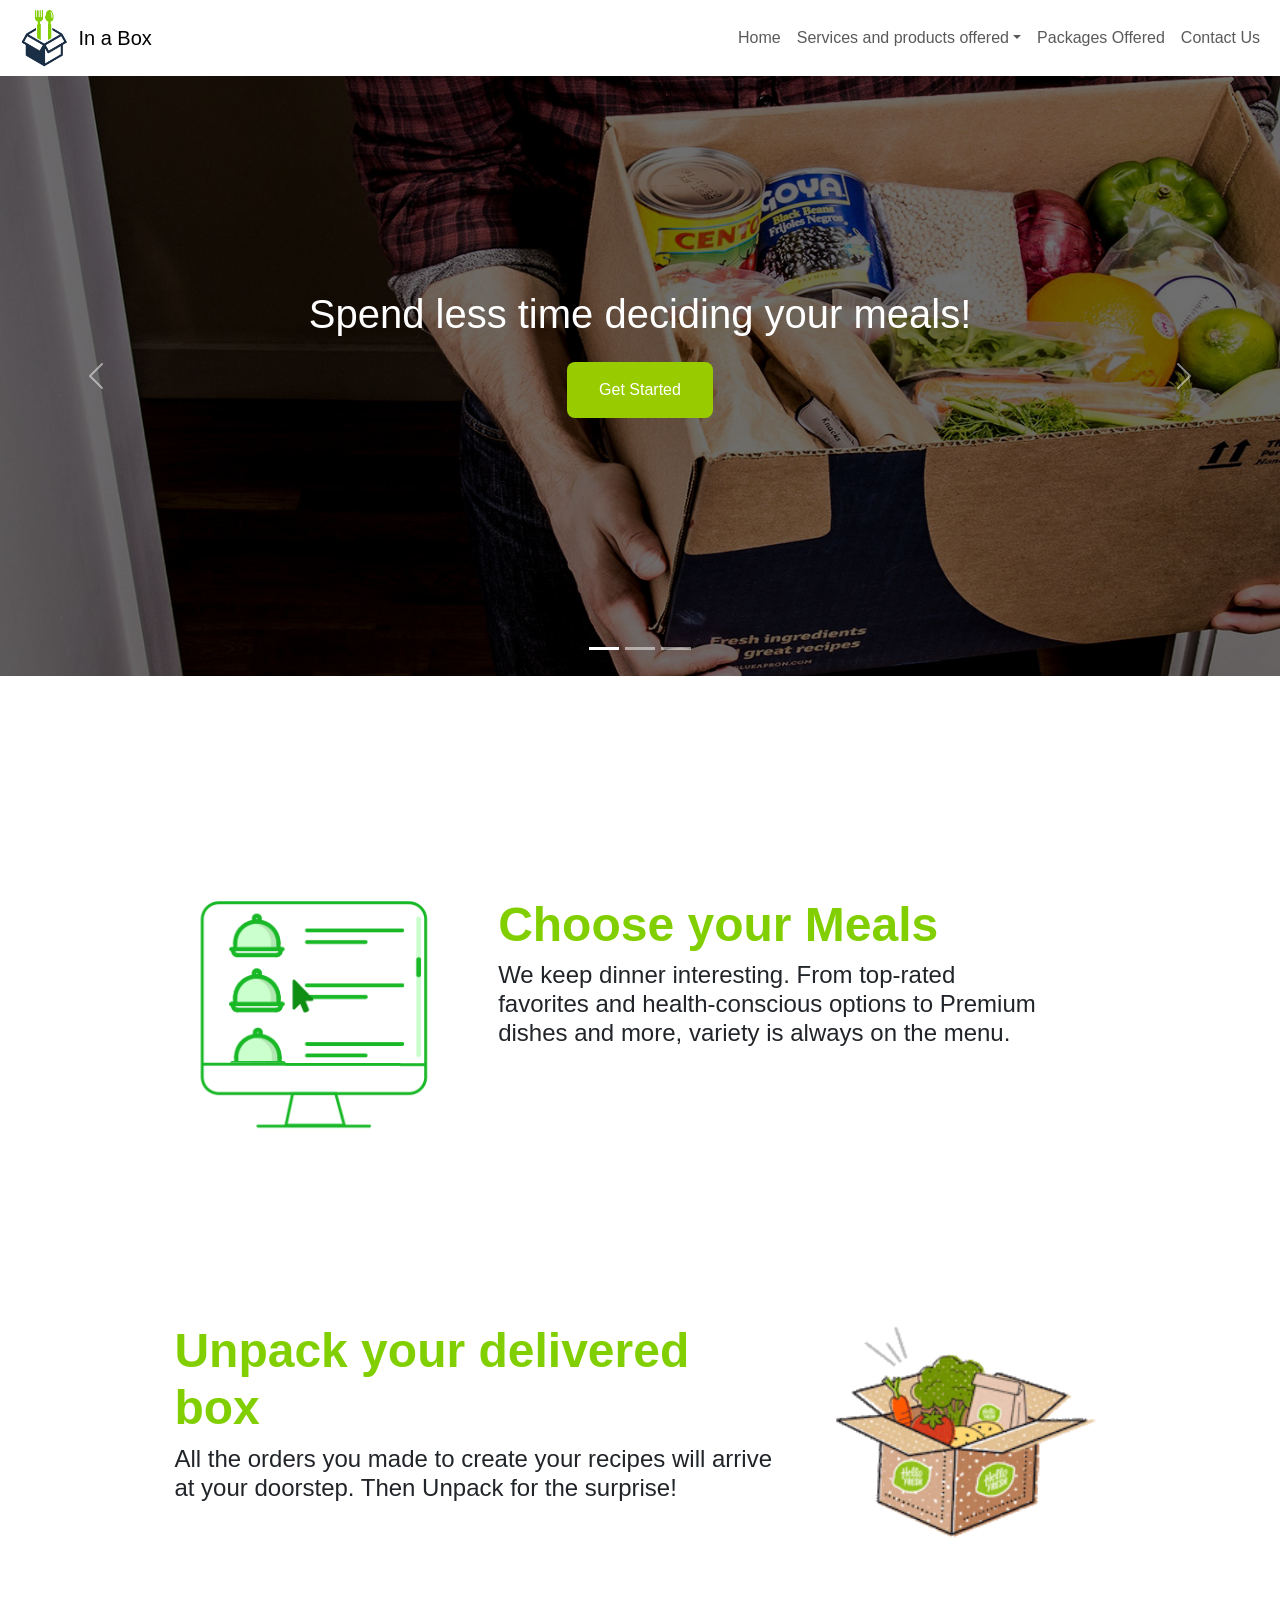
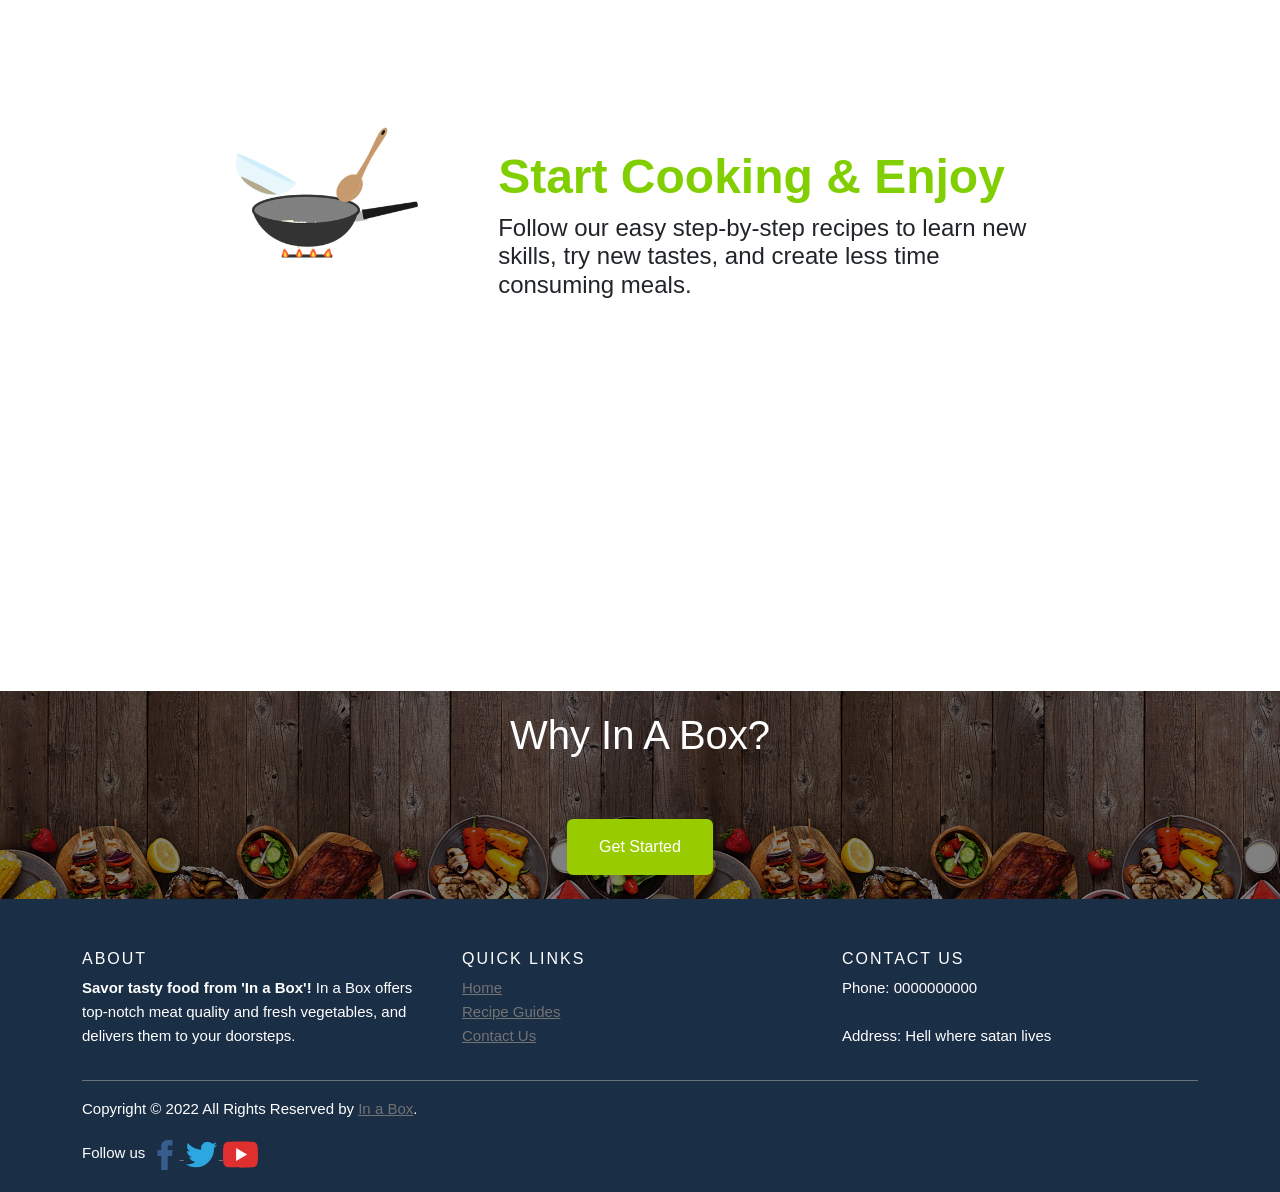
<file: index.html>
<!DOCTYPE html>
<html lang="en">
<head>
  <link rel="shortcut icon" href="img\favicon.ico" type="image/x-icon" style="max-width: 500px">
  <title>In a Box - Home</title>
  <meta charset="utf-8">
  <meta name="viewport" content="width=device-width, initial-scale=1">
  <link rel="stylesheet" href="footer.css">
  <link href="https://cdn.jsdelivr.net/npm/bootstrap@5.1.2/dist/css/bootstrap.min.css" rel="stylesheet">
  <script src="https://cdn.jsdelivr.net/npm/bootstrap@5.1.2/dist/js/bootstrap.bundle.min.js"></script>
  <style type="text/css">
    * {
  box-sizing:border-box;
}

body {
  margin: 0;
  font-family: Arial, Helvetica, sans-serif;
}

.card-container {
  padding: 4% 13%;
}

.row:after {
  content: "";
  display: table;
  clear: both
}

.column-66 {
  float: left;
  width: 66.66666%;
  padding: 20px;
}

.column-33 {
  float: left;
  width: 33.33333%;
  padding: 20px;
}

.large-font {
  font-size: 48px;
}

.xlarge-font {
  font-size: 64px
}

img {
  display: block;
  height: auto;
  max-width: 100%;
}

@media screen and (max-width: 1000px) {
  .column-66,
  .column-33 {
    width: 100%;
    text-align: center;
    padding: 0;
    margin: 0;
  }
}
.column {
  float: left;
  width: 50%;
  padding: 10px;
}

/* Clear floats after the columns */
.row:after {
  content: "";
  display: table;
  clear: both;
}
.btn {
  background-color: #99cc00;
  border: none;
  color: white;
  padding: 16px 32px;
  text-align: center;
  font-size: 16px;
  margin: 4px 2px;
  transition: 0.3s;
}

.btn:hover {
  background-color: #3e8e41;
  color: white;
}
.carousel-img {
  filter: brightness(43%);
}
</style>
</head>

<body style="background: #ffffff;
background: color(#FFFFFF);">

  <!--- navbar start --->
<nav class="navbar navbar-expand-lg navbar-light">

    <div class="container-fluid">
      <img src="img\logo.png" style="max-width: 100%; max-height: 60px" >
    <a class="navbar-brand" href="index.html">In a Box</a>
    <button class="navbar-toggler" type="button" data-bs-toggle="collapse" data-bs-target="#navColor01" aria-controls="navColor01" aria-expanded="false" aria-label="Toggle navigation">
      <span class="navbar-toggler-icon"></span>
    </button>

    <div class="collapse navbar-collapse" id="navColor01">
      <ul class="navbar-nav ms-auto">
        <li class="nav-item active">
          <a class="nav-link" href="index.html">Home
            <span class="visually-hidden">(current)</span>
          </a>
        </li>
        <li class="nav-item dropdown">
          <a class="nav-link dropdown-toggle" data-bs-toggle="dropdown" href="#" role="button" aria-haspopup="true" aria-expanded="false">Services and products offered</a>
          <div class="dropdown-menu">
            <a class="dropdown-item" href="recipe guides.html">Recipe guides</a>
            <div class="dropdown-divider"></div>
           <a class="dropdown-item" href="bake at home set.html">Bake at Home Sets</a>
            <div class="dropdown-divider"></div>
           <a class="dropdown-item" href="ingredients.html">Ingredients</a>
            <div class="dropdown-divider"></div> 
            <a class="dropdown-item" href="other items.html">Other items</a>
      </div>
        </li>
          <li class="nav-item">
          <a class="nav-link" href="packages offered.html">Packages Offered</a>
        </li>
        <li class="nav-item">
          <a class="nav-link" href="contact.html">Contact Us</a>
        </li>
      </ul>
 </div>
 </div>
 </nav>
 <!--- navbar end --->

<!-- Sign Up Modal -->
<div class="modal fade" id="myModal">
  <div class="modal-dialog">
    <div class="modal-content">

      <!-- Modal Header -->
      <div class="modal-header">
        <h4 class="modal-title">Sign Up
</h4>
        <button type="button" class="btn-close" data-bs-dismiss="modal"></button>
      </div>
    
      <!-- Modal body -->
      <div class="modal-body">
<form>

<div class="mb-3 mt-3">
    <label for="name" class="form-label">Full Name:</label>
    <input type="text" class="form-control" id="name" name="name" placeholder="Enter your full name">
  </div>

  <div class="mb-3 mt-3">
    <label for="username" class="form-label">Username:</label>
    <input type="text" class="form-control" id="username" name="username" placeholder="Enter your  username">
  </div>


<div class="mb-3 mt-3">
    <label for="phone" class="form-label">Mobile Number:</label>
    <input type="tel" class="form-control" id="phone"  name="phone" placeholder="Enter your moblie number">
  </div>



<div class="mb-3 mt-3">
    <label for="email" class="form-label">Email:</label>
    <input type="email" class="form-control" id="email" placeholder="Enter your email" name="email">
  </div>


<div>
<label for="password">Password:</label>
<input type="password" name="password" class="form-control" id="password" placeholder="Enter your password" name="password">
</div>
<br>
<div>
<label for="password">Confirm Password:</label>
<input type="password" name="cpassword" class="form-control" id="cpassword" placeholder="Confirm your password" name="cpassword">
</div>
<br>

<div class="container-fluid" align="center">
<button type="submit" class="btn btn-dark">Sign Up</button>
<br><b>or</b><br>
<a href="#">Sign In</a>
</div>
</form>
      </div>

    </div>
  </div>
</div>


 <!-- carousel start -->
<div id="demo" class="carousel slide" data-bs-ride="carousel">

  <!-- indicators -->
  <div class="carousel-indicators">
    <button type="button" data-bs-target="#demo" data-bs-slide-to="0" class="active"></button>
    <button type="button" data-bs-target="#demo" data-bs-slide-to="1"></button>
    <button type="button" data-bs-target="#demo" data-bs-slide-to="2"></button>
  </div>
 
  <!-- The slideshow/carousel -->
  <div class="carousel-inner">
    <div class="carousel-item active">
      <img src="img\carousel1.jpg" alt="carousel1" class="carousel-img" style="width:100%; max-height: 600px">
    </div>
    <div class="carousel-item">
      <img src="img\carousel2.jpg" alt="carousel2" class="carousel-img" style="width:100%;max-height: 600px">
    </div>
    <div class="carousel-item">
      <img src="img\carousel3.jpg" alt="carousel3" class="carousel-img" style="width:100%;max-height: 600px">
    </div>
     <div class="carousel-caption d-flex flex-column justify-content-center align-items-center h-100">
  
    <h1 style="text-align: center; padding: 0 10%; margin-bottom: 20px;">
    Spend less time deciding your meals!
    </h1>

    <button class="btn btn-success btn-lg"
          data-bs-toggle="modal"
          data-bs-target="#myModal">
      Get Started
    </button>

    </div>
  </div>
 
  <!-- Left and right controls/icons -->
  <button class="carousel-control-prev" type="button" data-bs-target="#demo" data-bs-slide="prev">
    <span class="carousel-control-prev-icon"></span>
  </button>
  <button class="carousel-control-next" type="button" data-bs-target="#demo" data-bs-slide="next">
    <span class="carousel-control-next-icon"></span>
  </button>
</div>
<br><br><br><br><br>
<!-- Choose your meals -->
<div class="card-container">
  <div class="row">
    <div class="column-33">
    <img src="img/choose meal.gif" width="335" height="471" style="margin: auto;">
    </div>
    <div class="column-66" style="padding-top: 5%">
      <h1 class="large-font" style="color:#81cf01;"><b>Choose your Meals</b></h1>
      <h4 style="padding-right: 10%"> We keep dinner interesting. From top-rated favorites and health-conscious options to Premium dishes and more, variety is always on the menu.</h4>
    </div>
  </div>
</div>
<!-- Unpack your delivered box -->
<div class="card-container">
  <div class="row">
    <div class="column-66" style="padding-top: 5%;">
      <h1 class="large-font" style="color:#81cf01;"><b>Unpack your delivered box</b></h1>
      <h4 style=""> All the orders you made to create your recipes will arrive at your doorstep. Then Unpack for the surprise!</h4>
    </div>
    <div class="column-33">
    <img src="img/deliver & unpack.gif" width="335" height="471" style="margin: auto;">
    </div>
  </div>
</div>
<!-- Start Cooking & Enjoy -->
<div class="card-container">
  <div class="row">
    <div class="column-33">
    <img src="img/frying.gif" width="335" height="471" style="margin: auto;">
    </div>
    <div class="column-66" style="padding-top: 5%">
      <h1 class="large-font" style="color:#81cf01;"><b>Start Cooking & Enjoy</b></h1>
      <h4 style="padding-right: 10%">Follow our easy step-by-step recipes to learn new skills, try new tastes, and create less time consuming meals.</h4>
    </div>
  </div>
</div>
<br><br><br><br><br><br><br><br><br><br><br><br><br>

<div class="container-fluid" style="background-image: url(img/bg.jpg);
 background-color: #cccccc;">
<div style="color:gray;padding:20px;text-align: center;">
<h1 style="text-align: center; color: white;">Why In A Box?<br>
  <br>
</h1> 
<button class="btn" data-bs-toggle="modal" data-bs-target="#myModal">Get Started</button>  
</div>
</div>


<!-- footer Start -->
    <footer class="site-footer";>
      <div class="container">
        <div class="row">
          <div class="col-xs-12 col-md-4">
            <h6 style="color:white;">About</h6>
            <p style="color:white;"><b>Savor tasty food from 'In a Box'!</b> In a Box offers top-notch meat quality and fresh vegetables, 
            and delivers them to your doorsteps.</p>
          </div>


          <div class="col-xs-6 col-md-4">
            <h6 style="color:white;">Quick Links</h6>
            <ul class="footer-links">
              <li><a href="index.html">Home</a></li>
              <li><a href="recipe guides.html">Recipe Guides</a></li>
              <li><a href="contact.html">Contact Us</a></li>
            </ul>
          </div>
		  
		  
		  
		  <div class="col-xs-6 col-md-4">
            <h6 style="color:white;">Contact Us</h6>
            <p style="color:white;">Phone: 0000000000<br><br>Address: Hell where satan lives</p>
          </div>
		  
        </div>
        <hr>
      </div>
      <div class="container">
        <div class="row">
		<div style="color:white;">
          <div class="col-md-8 col-sm-6 col-xs-12">
            <p class="copyright-text;">Copyright &copy; 2022 All Rights Reserved by 
         <a href="#">In a Box</a>.
            </p>
          </div>

        </div>

<div class="footer-social-icon">
<div style="color:white;">
<span>Follow us</span>

<a class="footer-icon facebook" href="https://www.facebook.com/" target="_blank">

<svg version="1.1" xmlns="http://www.w3.org/2000/svg" xmlns:xlink="http://www.w3.org/1999/xlink" x="0px" y="0px" width="30px"
viewBox="0 0 512 512" fill="#385C8E" style="enable-background:new 0 0 512 512;" xml:space="preserve">
<g>
<path d="M134.941,272.691h56.123v231.051c0,4.562,3.696,8.258,8.258,8.258h95.159c4.562,0,8.258-3.696,8.258-8.258V273.78h64.519c4.195,0,7.725-3.148,8.204-7.315l9.799-85.061c0.269-2.34-0.472-4.684-2.038-6.44c-1.567-1.757-3.81-2.763-6.164-2.763h-74.316V118.88c0-16.073,8.654-24.224,25.726-24.224c2.433,0,48.59,0,48.59,0c4.562,0,8.258-3.698,8.258-8.258V8.319c0-4.562-3.696-8.258-8.258-8.258h-66.965C309.622,0.038,308.573,0,307.027,0c-11.619,0-52.006,2.281-83.909,31.63c-35.348,32.524-30.434,71.465-29.26,78.217v62.352h-58.918c-4.562,0-8.258,3.696-8.258,8.258v83.975C126.683,268.993,130.379,272.691,134.941,272.691z"/>
</g>
</svg>
</a>
<a class="footer-icon twitter" href="https://twitter.com/" target="_blank">
<svg version="1.1" viewbox="0 0 512 512" width="35px" xml:space="preserve" xmlns="http://www.w3.org/2000/svg" xmlns:xlink="http://www.w3.org/1999/xlink" fill="#2CA7E0">
<g>
 <path d="M485.98,113.141c-16.923,7.506-35.109,12.578-54.197,14.858    c19.48-11.679,34.445-30.171,41.49-52.208c-18.234,10.814-38.43,18.668-59.925,22.899c-17.213-18.341-41.738-29.799-68.88-29.799    c-52.114,0-94.368,42.25-94.368,94.364c0,7.396,0.834,14.598,2.444,21.505c-78.427-3.936-147.962-41.504-194.504-98.597    c-8.123,13.937-12.777,30.146-12.777,47.441c0,32.739,16.659,61.623,41.98,78.546c-15.469-0.491-30.02-4.735-42.742-11.804    c-0.009,0.395-0.009,0.788-0.009,1.188c0,45.721,32.529,83.859,75.698,92.531c-7.918,2.156-16.255,3.311-24.861,3.311    c-6.081,0-11.992-0.593-17.755-1.693c12.009,37.488,46.858,64.773,88.153,65.533c-32.296,25.312-72.985,40.396-117.198,40.396    c-7.617,0-15.128-0.446-22.511-1.32c41.762,26.775,91.365,42.4,144.655,42.4c173.574,0,268.493-143.794,268.493-268.496    c0-4.091-0.092-8.16-0.273-12.208C457.332,148.684,473.33,132.064,485.98,113.141z" style="fill-rule:evenodd;clip-rule:evenodd;"/>
</path></g>
</svg>
</a>
<a class="footer-icon youtube" href="https://www.youtube.com/" target="_blank">
<svg width="35px" viewBox="0 0 32 32" xml:space="preserve" xmlns="http://www.w3.org/2000/svg" xmlns:xlink="http://www.w3.org/1999/xlink">
<g>
<path d="M31.67,9.179c0,0-0.312-2.353-1.271-3.389c-1.217-1.358-2.58-1.366-3.205-1.443C22.717,4,16.002,4,16.002,4 h-0.015c0,0-6.715,0-11.191,0.347C4.171,4.424,2.809,4.432,1.591,5.79C0.633,6.826,0.32,9.179,0.32,9.179S0,11.94,0,14.701v2.588 c0,2.763,0.32,5.523,0.32,5.523s0.312,2.352,1.271,3.386c1.218,1.358,2.815,1.317,3.527,1.459C7.677,27.919,15.995,28,15.995,28 s6.722-0.012,11.199-0.355c0.625-0.08,1.988-0.088,3.205-1.446c0.958-1.034,1.271-3.386,1.271-3.386s0.32-2.761,0.32-5.523v-2.588 C31.99,11.94,31.67,9.179,31.67,9.179z" fill="#E02F2F"/>
<polygon fill="#FFFFFF" points="12,10 12,22 22,16"/>
</g>
</svg>
</a>

</div>
</div>

		  
        </div>
      </div>
</footer>
<!-- footer end -->
</body>
</html>
</file>
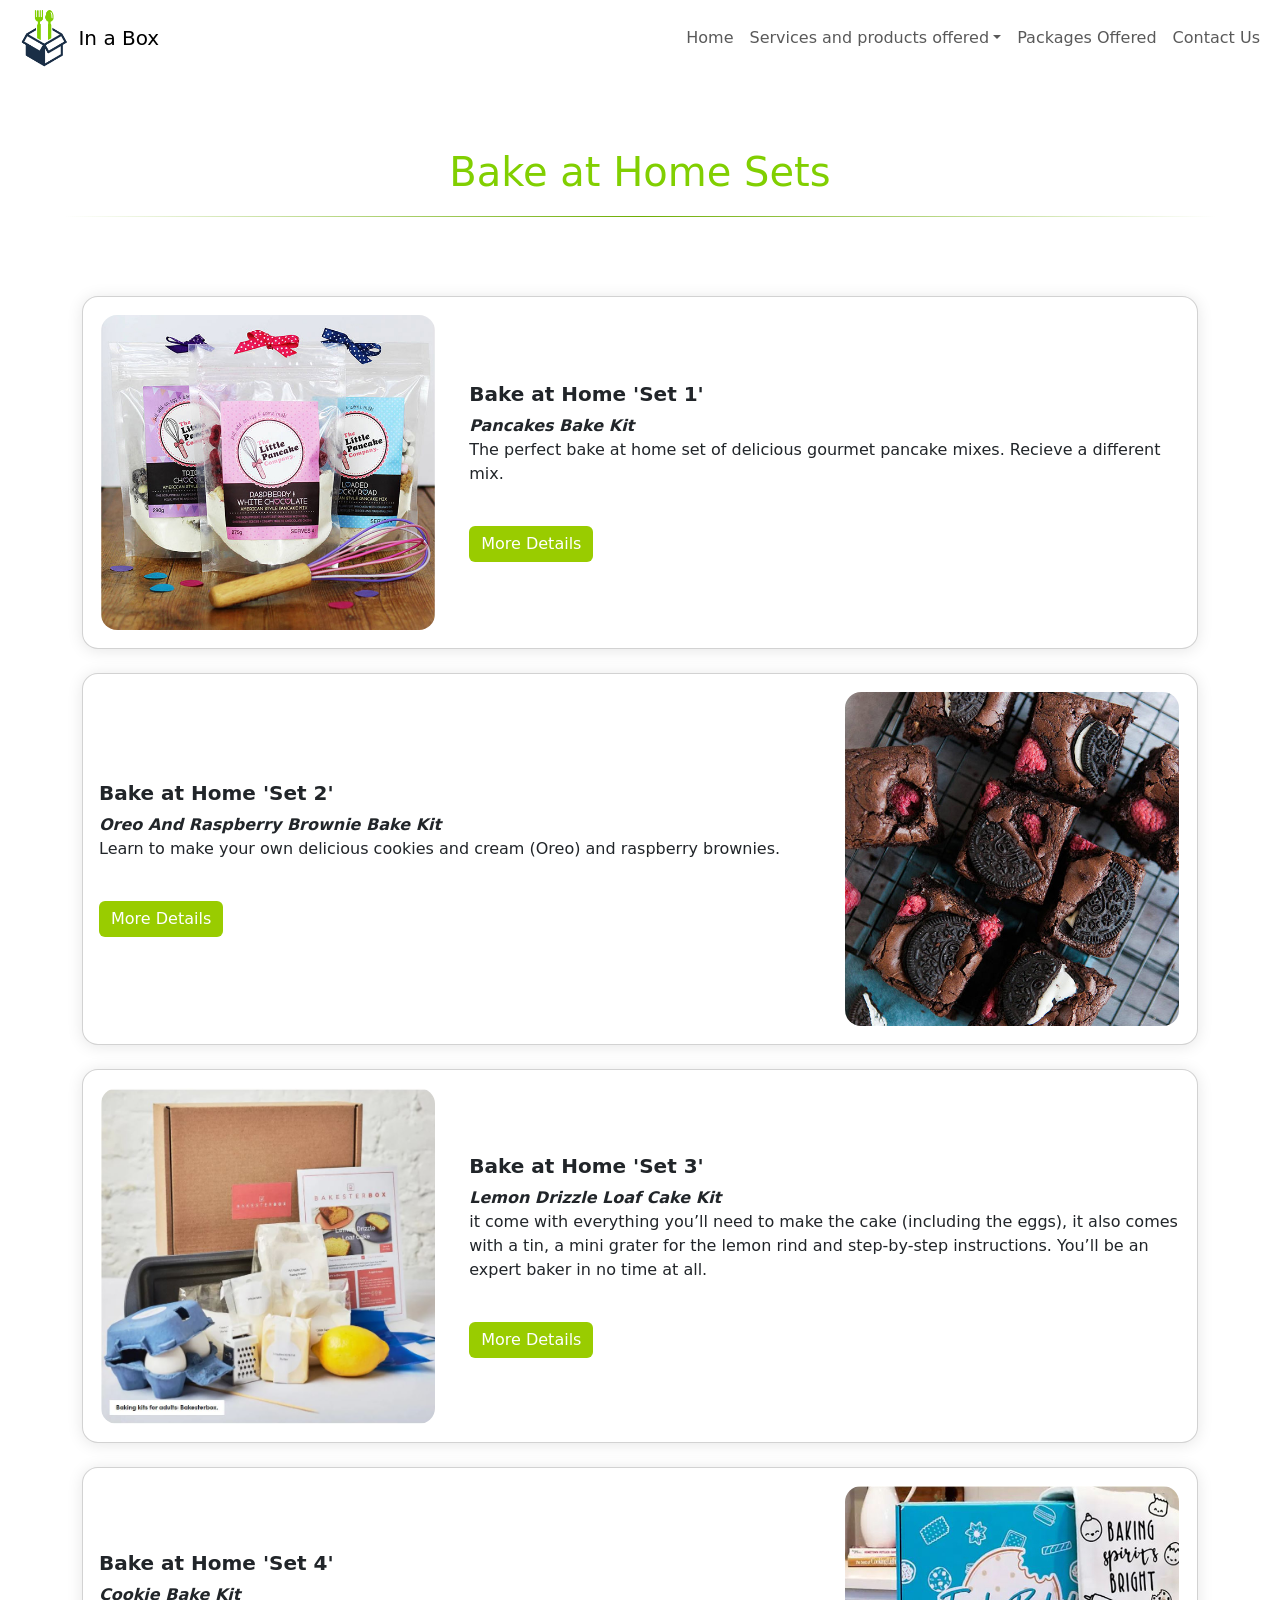
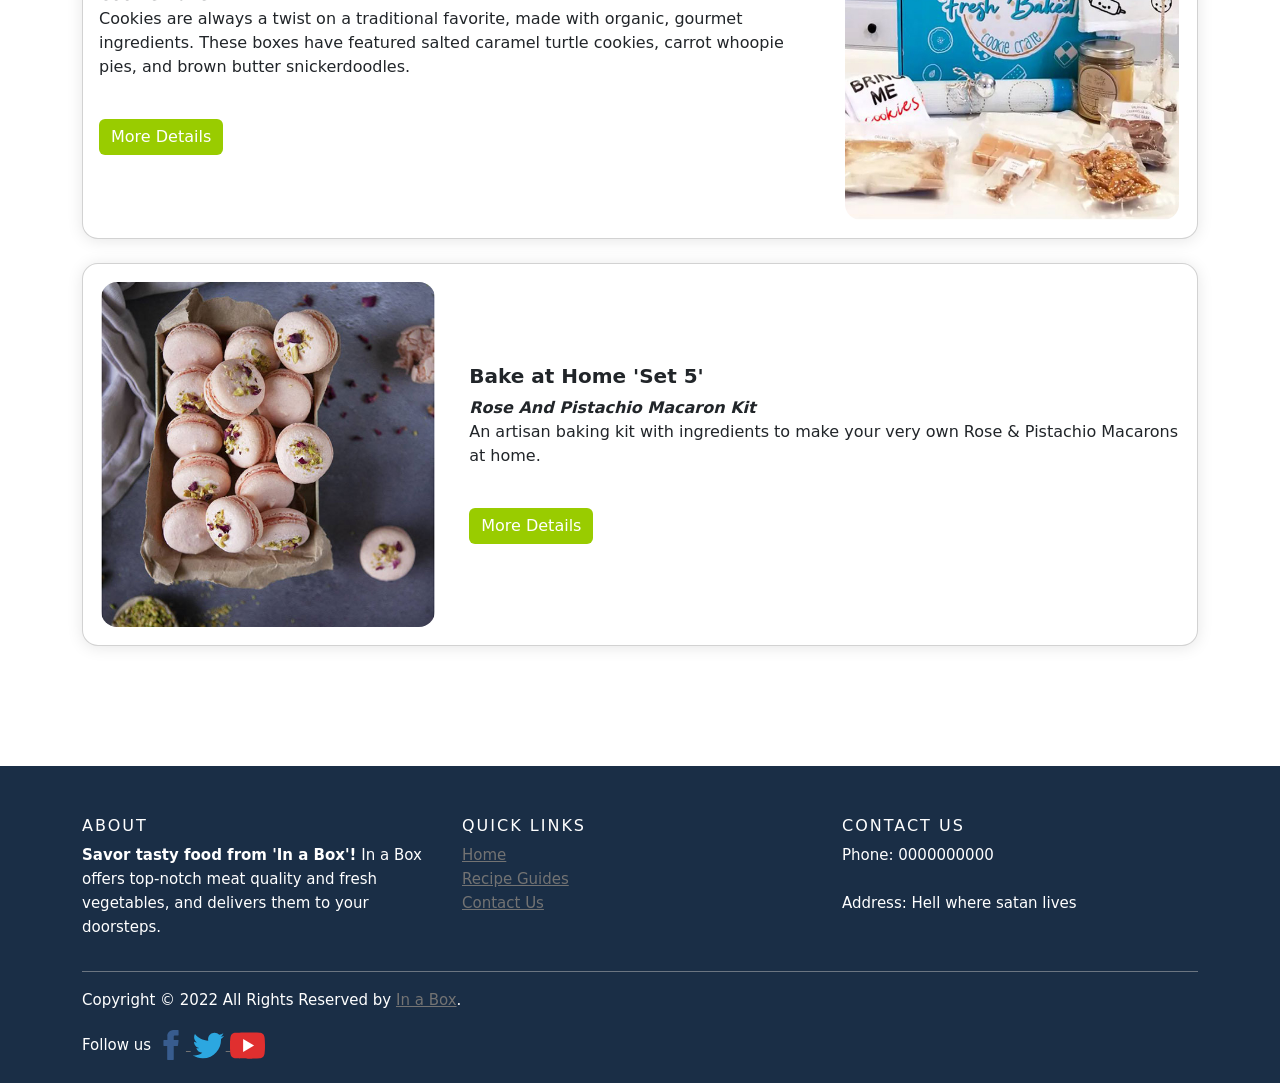
<file: bake at home set.html>
<!DOCTYPE html>
<html lang="en">
<head>
  <link rel="shortcut icon" href="img\favicon.ico" type="image/x-icon" style="max-width: 500px">
  <title>In a Box - Bake at Home Sets</title>
  <meta charset="utf-8">
  <meta name="viewport" content="width=device-width, initial-scale=1">
  <link rel="stylesheet" href="footer.css">
  <link href="https://cdn.jsdelivr.net/npm/bootstrap@5.1.2/dist/css/bootstrap.min.css" rel="stylesheet">
  <script src="https://cdn.jsdelivr.net/npm/bootstrap@5.1.2/dist/js/bootstrap.bundle.min.js"></script>
<style type="text/css">
  @import url("https://fonts.googleapis.com/css2?family=Quicksand:wght@300..700&display=swap");

.card {
  flex-direction: row;
  align-items: center;
  box-shadow: 0 .1rem 1rem rgba(0, 0, 0, 0.1);
  border-radius: 1em;

}
.card-title {
  font-weight: bold;
}
.card img {
  width: 30%;
  border-radius: var(--border-radius-primary);
  object-fit: cover;
  margin: 18px;
  border-radius: 1em;

}
@media only screen and (max-width: 1200px) {
  a {
    display: none;
  }
  .card-body {
    padding: auto;
  }
  .card-body .card-text {
    margin: 0;
  }
  .card img {
    width: 50%;
  }
}
@media only screen and (max-width: 1200px) {
  .card img {
    width: 40%;
  }
}
.card-text{
  padding: auto;
}
.btn {
  background-color: #99cc00;
  border: none;
  color: white;
  padding: auto;
  text-align: center;
  font-size: auto;
  margin: auto;
  transition: 0.3s;
}

.btn:hover {
  background-color: #1a2e46;
  color: white;
}
.wrapper
{
  padding-bottom: 30px;
}

.divider
{
  position: relative;
  margin-top: 20px;
  height: 50px;
}

.div-transparent:before
{
  content: "";
  position: absolute;
  top: 0;
  left: 5%;
  right: 5%;
  width: 90%;
  height: 1px;
  background-image: linear-gradient(to right, transparent, #6dad03, transparent);
}

</style>

</head>
<!--backgroundcolor-->
<body style="background: #ffffff;
background: linear-gradient(to right, #FFFFFF);">


 <!--- navbar start --->
<nav class="navbar navbar-expand-lg navbar-light">

    <div class="container-fluid">
      <img src="img\logo.png" style="max-width: 100%; max-height: 60px" >
    <a class="navbar-brand" href="index.html">In a Box</a>
    <button class="navbar-toggler" type="button" data-bs-toggle="collapse" data-bs-target="#navColor01" aria-controls="navColor01" aria-expanded="false" aria-label="Toggle navigation">
      <span class="navbar-toggler-icon"></span>
    </button>

    <div class="collapse navbar-collapse" id="navColor01">
      <ul class="navbar-nav ms-auto">
        <li class="nav-item active">
          <a class="nav-link" href="index.html">Home
            <span class="visually-hidden">(current)</span>
          </a>
        </li>
        <li class="nav-item dropdown">
          <a class="nav-link dropdown-toggle" data-bs-toggle="dropdown" href="#" role="button" aria-haspopup="true" aria-expanded="false">Services and products offered</a>
          <div class="dropdown-menu">
            <a class="dropdown-item" href="recipe guides.html">Recipe guides</a>
            <div class="dropdown-divider"></div>
           <a class="dropdown-item" href="bake at home set.html">Bake at Home Sets</a>
            <div class="dropdown-divider"></div>
           <a class="dropdown-item" href="ingredients.html">Ingredients</a>
            <div class="dropdown-divider"></div> 
            <a class="dropdown-item" href="other items.html">Other items</a>
      </div>
        </li>
          <li class="nav-item">
          <a class="nav-link" href="packages offered.html">Packages Offered</a>
        </li>
        <li class="nav-item">
          <a class="nav-link" href="contact.html">Contact Us</a>
        </li>
      </ul>
 </div>
 </div>
 </nav>
 <!--- navbar end --->
 <br><br><br>
<h1 align="center" style="color: #81cf01">Bake at Home Sets</h1>
<div class="wrapper">
  <div class="divider div-transparent"></div>
</div>


   <!-- The Modal -->
<div class="modal fade" id="myModal">
  <div class="modal-dialog">
    <div class="modal-content">

      <!-- Modal Header -->
      <div class="modal-header">
        <h4 class="modal-title">Sign Up
</h4>
        <button type="button" class="btn-close" data-bs-dismiss="modal"></button>
      </div>
    
      <!-- Modal body -->
      <div class="modal-body">
<form>

<div class="mb-3 mt-3">
    <label for="name" class="form-label">Full Name:</label>
    <input type="text" class="form-control" id="name" name="name" placeholder="Enter your full name">
  </div>

  <div class="mb-3 mt-3">
    <label for="username" class="form-label">Username:</label>
    <input type="text" class="form-control" id="username" name="username" placeholder="Enter your  username">
  </div>


<div class="mb-3 mt-3">
    <label for="phone" class="form-label">Mobile Number:</label>
    <input type="tel" class="form-control" id="phone"  name="phone" placeholder="Enter your moblie number">
  </div>



<div class="mb-3 mt-3">
    <label for="email" class="form-label">Email:</label>
    <input type="email" class="form-control" id="email" placeholder="Enter your email" name="email">
  </div>


<div>
<label for="password">Password:</label>
<input type="password" name="password" class="form-control" id="password" placeholder="Enter your password" name="password">
</div>
<br>
<div>
<label for="password">Confirm Password:</label>
<input type="password" name="cpassword" class="form-control" id="cpassword" placeholder="Confirm your password" name="cpassword">
</div>
<br>

<div class="container-fluid" align="center">
<button type="submit" class="btn btn-dark">Sign Up</button>
<br><b>or</b><br>
<a href="#">Sign In</a>
</div>
</form>
      </div>

    </div>
  </div>
</div>

<!--cards-->
<div class="container">
  <!-- Card set 1 -->
    <div class="card">
  <img src="img/Set1.jpg" class="card-img-top" />
  <div class="card-body">
    <h5 class="card-title">Bake at Home 'Set 1'</h5>
    <p class="card-text">
      <b><i>Pancakes Bake Kit</i></b> <br>The perfect bake at home set of delicious gourmet pancake mixes. Recieve a different mix.
    </p>
    <br>
    <a href="#" class="btn btn-primary" data-bs-toggle="modal" data-bs-target="#myModal">More Details</a>
  </div>
</div>
<br>
<!-- Card set 2 -->
    <div class="card">
  <div class="card-body">
    <h5 class="card-title">Bake at Home 'Set 2'</h5>
    <p class="card-text">
      <b><i>Oreo And Raspberry Brownie Bake Kit</i></b> <br>Learn to make your own delicious cookies and cream (Oreo) and raspberry brownies.
    </p>
    <br>
    <a href="#" class="btn btn-primary" data-bs-toggle="modal" data-bs-target="#myModal">More Details</a>
  </div>
  <img src="img/Set2.jpg" class="card-img-top" />
</div>
<br>
<!-- Card set 3 -->
    <div class="card">
  <img src="img/Set3.jpg" class="card-img-top" />
  <div class="card-body">
    <h5 class="card-title">Bake at Home 'Set 3'</h5>
    <p class="card-text">
      <b><i>Lemon Drizzle Loaf Cake Kit</i></b> <br> it come with everything you’ll need to make the cake (including the eggs), it also comes with a tin, a mini grater for the lemon rind and step-by-step instructions. You’ll be an expert baker in no time at all.
    </p>
    <br>
    <a href="#" class="btn btn-primary" data-bs-toggle="modal" data-bs-target="#myModal">More Details</a>
  </div>
</div>
<br>
<!-- Card set 4 -->
    <div class="card">
  <div class="card-body">
    <h5 class="card-title">Bake at Home 'Set 4'</h5>
    <p class="card-text">
      <b><i>Cookie Bake Kit</i></b> <br>Cookies are always a twist on a traditional favorite, made with organic, gourmet ingredients. These boxes have featured salted caramel turtle cookies, carrot whoopie pies, and brown butter snickerdoodles.
    </p>
    <br>
    <a href="#" class="btn btn-primary" data-bs-toggle="modal" data-bs-target="#myModal">More Details</a>
  </div>
  <img src="img/Set4.jpg" class="card-img-top" />
</div>
<br>
<!-- Card set 5 -->
    <div class="card">
  <img src="img/Set5.jpg" class="card-img-top" />
  <div class="card-body">
    <h5 class="card-title">Bake at Home 'Set 5'</h5>
    <p class="card-text">
      <b><i>Rose And Pistachio Macaron Kit</i></b> <br> An artisan baking kit with ingredients to make your very own Rose & Pistachio Macarons at home.
    </p>
    <br>
    <a href="#" class="btn btn-primary" data-bs-toggle="modal" data-bs-target="#myModal">More Details</a>
  </div>
</div>
<br>
</div>
<br>
</div>
<br><br><br>

<!-- footer Start -->
    <footer class="site-footer"; style="background-color: #1a2e46">
      <div class="container">
        <div class="row">
          <div class="col-xs-12 col-md-4">
            <h6 style="color:white;">About</h6>
            <p style="color:white;"><b>Savor tasty food from 'In a Box'!</b> In a Box offers top-notch meat quality and fresh vegetables, 
            and delivers them to your doorsteps.</p>
          </div>


          <div class="col-xs-6 col-md-4">
            <h6 style="color:white;">Quick Links</h6>
            <ul class="footer-links">
              <li><a href="index.html">Home</a></li>
              <li><a href="recipe guides.html">Recipe Guides</a></li>
              <li><a href="contact.html">Contact Us</a></li>
            </ul>
          </div>
      
      
      
      <div class="col-xs-6 col-md-4">
            <h6 style="color:white;">Contact Us</h6>
            <p style="color:white;">Phone: 0000000000<br><br>Address: Hell where satan lives</p>
          </div>
      
        </div>
        <hr>
      </div>
      <div class="container">
        <div class="row">
    <div style="color:white;">
          <div class="col-md-8 col-sm-6 col-xs-12">
            <p class="copyright-text;">Copyright &copy; 2022 All Rights Reserved by 
         <a href="#">In a Box</a>.
            </p>
          </div>

        </div>

<div class="footer-social-icon">
<div style="color:white;">
<span>Follow us</span>

<a class="footer-icon facebook" href="https://www.facebook.com/" target="_blank">

<svg version="1.1" xmlns="http://www.w3.org/2000/svg" xmlns:xlink="http://www.w3.org/1999/xlink" x="0px" y="0px" width="30px"
viewBox="0 0 512 512" fill="#385C8E" style="enable-background:new 0 0 512 512;" xml:space="preserve">
<g>
<path d="M134.941,272.691h56.123v231.051c0,4.562,3.696,8.258,8.258,8.258h95.159c4.562,0,8.258-3.696,8.258-8.258V273.78h64.519c4.195,0,7.725-3.148,8.204-7.315l9.799-85.061c0.269-2.34-0.472-4.684-2.038-6.44c-1.567-1.757-3.81-2.763-6.164-2.763h-74.316V118.88c0-16.073,8.654-24.224,25.726-24.224c2.433,0,48.59,0,48.59,0c4.562,0,8.258-3.698,8.258-8.258V8.319c0-4.562-3.696-8.258-8.258-8.258h-66.965C309.622,0.038,308.573,0,307.027,0c-11.619,0-52.006,2.281-83.909,31.63c-35.348,32.524-30.434,71.465-29.26,78.217v62.352h-58.918c-4.562,0-8.258,3.696-8.258,8.258v83.975C126.683,268.993,130.379,272.691,134.941,272.691z"/>
</g>
</svg>
</a>
<a class="footer-icon twitter" href="https://twitter.com/" target="_blank">
<svg version="1.1" viewbox="0 0 512 512" width="35px" xml:space="preserve" xmlns="http://www.w3.org/2000/svg" xmlns:xlink="http://www.w3.org/1999/xlink" fill="#2CA7E0">
<g>
 <path d="M485.98,113.141c-16.923,7.506-35.109,12.578-54.197,14.858    c19.48-11.679,34.445-30.171,41.49-52.208c-18.234,10.814-38.43,18.668-59.925,22.899c-17.213-18.341-41.738-29.799-68.88-29.799    c-52.114,0-94.368,42.25-94.368,94.364c0,7.396,0.834,14.598,2.444,21.505c-78.427-3.936-147.962-41.504-194.504-98.597    c-8.123,13.937-12.777,30.146-12.777,47.441c0,32.739,16.659,61.623,41.98,78.546c-15.469-0.491-30.02-4.735-42.742-11.804    c-0.009,0.395-0.009,0.788-0.009,1.188c0,45.721,32.529,83.859,75.698,92.531c-7.918,2.156-16.255,3.311-24.861,3.311    c-6.081,0-11.992-0.593-17.755-1.693c12.009,37.488,46.858,64.773,88.153,65.533c-32.296,25.312-72.985,40.396-117.198,40.396    c-7.617,0-15.128-0.446-22.511-1.32c41.762,26.775,91.365,42.4,144.655,42.4c173.574,0,268.493-143.794,268.493-268.496    c0-4.091-0.092-8.16-0.273-12.208C457.332,148.684,473.33,132.064,485.98,113.141z" style="fill-rule:evenodd;clip-rule:evenodd;"/>
</path></g>
</svg>
</a>
<a class="footer-icon youtube" href="https://www.youtube.com/" target="_blank">
<svg width="35px" viewBox="0 0 32 32" xml:space="preserve" xmlns="http://www.w3.org/2000/svg" xmlns:xlink="http://www.w3.org/1999/xlink">
<g>
<path d="M31.67,9.179c0,0-0.312-2.353-1.271-3.389c-1.217-1.358-2.58-1.366-3.205-1.443C22.717,4,16.002,4,16.002,4 h-0.015c0,0-6.715,0-11.191,0.347C4.171,4.424,2.809,4.432,1.591,5.79C0.633,6.826,0.32,9.179,0.32,9.179S0,11.94,0,14.701v2.588 c0,2.763,0.32,5.523,0.32,5.523s0.312,2.352,1.271,3.386c1.218,1.358,2.815,1.317,3.527,1.459C7.677,27.919,15.995,28,15.995,28 s6.722-0.012,11.199-0.355c0.625-0.08,1.988-0.088,3.205-1.446c0.958-1.034,1.271-3.386,1.271-3.386s0.32-2.761,0.32-5.523v-2.588 C31.99,11.94,31.67,9.179,31.67,9.179z" fill="#E02F2F"/>
<polygon fill="#FFFFFF" points="12,10 12,22 22,16"/>
</g>
</svg>
</a>

</div>
</div>

      
        </div>
      </div>
</footer>
<!-- footer end -->
 </html>
</file>
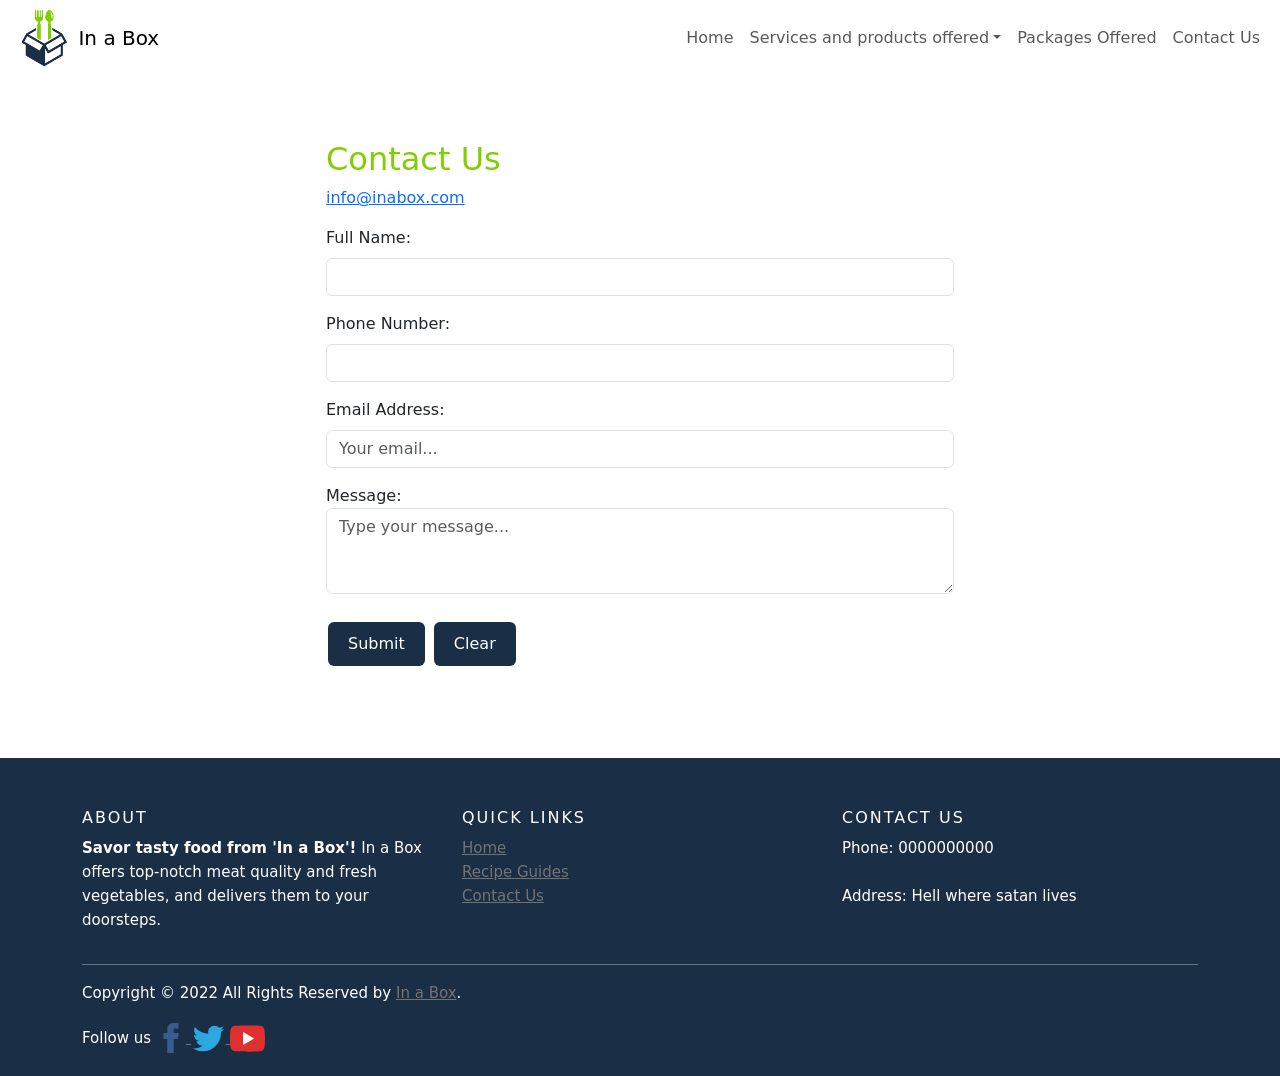
<file: contact.html>
<!DOCTYPE html>
<html lang="en">
<head>
  <link rel="shortcut icon" href="img\favicon.ico" type="image/x-icon" style="max-width: 500px">
  <title>In a Box - Contact Us</title>
  <meta charset="utf-8">
  <meta name="viewport" content="width=device-width, initial-scale=1">
  <link rel="stylesheet" href="footer.css">
  <link href="https://cdn.jsdelivr.net/npm/bootstrap@5.1.2/dist/css/bootstrap.min.css" rel="stylesheet">
  <script src="https://cdn.jsdelivr.net/npm/bootstrap@5.1.2/dist/js/bootstrap.bundle.min.js"></script>
<style type="text/css">
  .btn {
  background-color: #1a2e46;
  border: none;
  color: white;
  padding: 10px 20px;
  text-align: center;
  font-size: 16px;
  margin: 4px 2px;
  transition: 0.3s;
}

.btn:hover {
  background-color: #3e8e41;
  color: white;
}


</style>
  
</head>
<!--backgroundcolor for webpage-->
<body style="background: #ffffff;
background: linear-gradient(to right, #FFFFFF);">


 <!--- navbar start --->
<nav class="navbar navbar-expand-lg navbar-light">

    <div class="container-fluid">
      <img src="img\logo.png" style="max-width: 100%; max-height: 60px" >
    <a class="navbar-brand" href="index.html">In a Box</a>
    <button class="navbar-toggler" type="button" data-bs-toggle="collapse" data-bs-target="#navColor01" aria-controls="navColor01" aria-expanded="false" aria-label="Toggle navigation">
      <span class="navbar-toggler-icon"></span>
    </button>

    <div class="collapse navbar-collapse" id="navColor01">
      <ul class="navbar-nav ms-auto">
        <li class="nav-item active">
          <a class="nav-link" href="index.html">Home
            <span class="visually-hidden">(current)</span>
          </a>
        </li>
        <li class="nav-item dropdown">
          <a class="nav-link dropdown-toggle" data-bs-toggle="dropdown" href="#" role="button" aria-haspopup="true" aria-expanded="false">Services and products offered</a>
          <div class="dropdown-menu">
            <a class="dropdown-item" href="recipe guides.html">Recipe guides</a>
            <div class="dropdown-divider"></div>
           <a class="dropdown-item" href="bake at home set.html">Bake at Home Sets</a>
            <div class="dropdown-divider"></div>
           <a class="dropdown-item" href="ingredients.html">Ingredients</a>
            <div class="dropdown-divider"></div> 
            <a class="dropdown-item" href="other items.html">Other items</a>
      </div>
        </li>
          <li class="nav-item">
          <a class="nav-link" href="packages offered.html">Packages Offered</a>
        </li>
        <li class="nav-item">
          <a class="nav-link" href="contact.html">Contact Us</a>
        </li>
      </ul>
 </div>
 </div>
 </nav>
 <!--- navbar end --->
 
 
 

<div class="container" style="padding: 5% 20%">
<h2 style="color: #81cf01;">Contact Us</h2>
<a href="http://www.gmail.com">info@inabox.com</a>
<br>
<form>

<div class="mb-3 mt-3">
    <label for="name" class="form-label">Full Name:</label>
    <input type="text" class="form-control" id="name" name="name">
  </div>



<div class="mb-3 mt-3">
    <label for="phone" class="form-label">Phone Number:</label>
    <input type="tel" class="form-control" id="phone" name="Your name...">
  </div>


<div class="mb-3 mt-3">
    <label for="email" class="form-label">Email Address:</label>
    <input type="email" class="form-control" id="email" placeholder="Your email..." name="email">
  </div>


<div>
<label for="comment">Message:</label>
<textarea class="form-control" rows="3" id="comment" placeholder="Type your message..." name="text"></textarea>
</div>
<br>


<button type="submit" class="btn">Submit</button>

<button type="reset" class="btn">Clear</button>
</form>
</div>
</body>
</body>
<br>
<!-- footer Start -->
    <footer class="site-footer"; style="background-color: #1a2e46">
      <div class="container">
        <div class="row">
          <div class="col-xs-12 col-md-4">
            <h6 style="color:white;">About</h6>
            <p style="color:white;"><b>Savor tasty food from 'In a Box'!</b> In a Box offers top-notch meat quality and fresh vegetables, 
            and delivers them to your doorsteps.</p>
          </div>


          <div class="col-xs-6 col-md-4">
            <h6 style="color:white;">Quick Links</h6>
            <ul class="footer-links">
              <li><a href="index.html">Home</a></li>
              <li><a href="recipe guides.html">Recipe Guides</a></li>
              <li><a href="contact.html">Contact Us</a></li>
            </ul>
          </div>
      
      
      
      <div class="col-xs-6 col-md-4">
            <h6 style="color:white;">Contact Us</h6>
            <p style="color:white;">Phone: 0000000000<br><br>Address: Hell where satan lives</p>
          </div>
      
        </div>
        <hr>
      </div>
      <div class="container">
        <div class="row">
    <div style="color:white;">
          <div class="col-md-8 col-sm-6 col-xs-12">
            <p class="copyright-text;">Copyright &copy; 2022 All Rights Reserved by 
         <a href="#">In a Box</a>.
            </p>
          </div>

        </div>

<div class="footer-social-icon">
<div style="color:white;">
<span>Follow us</span>

<a class="footer-icon facebook" href="https://www.facebook.com/" target="_blank">

<svg version="1.1" xmlns="http://www.w3.org/2000/svg" xmlns:xlink="http://www.w3.org/1999/xlink" x="0px" y="0px" width="30px"
viewBox="0 0 512 512" fill="#385C8E" style="enable-background:new 0 0 512 512;" xml:space="preserve">
<g>
<path d="M134.941,272.691h56.123v231.051c0,4.562,3.696,8.258,8.258,8.258h95.159c4.562,0,8.258-3.696,8.258-8.258V273.78h64.519c4.195,0,7.725-3.148,8.204-7.315l9.799-85.061c0.269-2.34-0.472-4.684-2.038-6.44c-1.567-1.757-3.81-2.763-6.164-2.763h-74.316V118.88c0-16.073,8.654-24.224,25.726-24.224c2.433,0,48.59,0,48.59,0c4.562,0,8.258-3.698,8.258-8.258V8.319c0-4.562-3.696-8.258-8.258-8.258h-66.965C309.622,0.038,308.573,0,307.027,0c-11.619,0-52.006,2.281-83.909,31.63c-35.348,32.524-30.434,71.465-29.26,78.217v62.352h-58.918c-4.562,0-8.258,3.696-8.258,8.258v83.975C126.683,268.993,130.379,272.691,134.941,272.691z"/>
</g>
</svg>
</a>
<a class="footer-icon twitter" href="https://twitter.com/" target="_blank">
<svg version="1.1" viewbox="0 0 512 512" width="35px" xml:space="preserve" xmlns="http://www.w3.org/2000/svg" xmlns:xlink="http://www.w3.org/1999/xlink" fill="#2CA7E0">
<g>
 <path d="M485.98,113.141c-16.923,7.506-35.109,12.578-54.197,14.858    c19.48-11.679,34.445-30.171,41.49-52.208c-18.234,10.814-38.43,18.668-59.925,22.899c-17.213-18.341-41.738-29.799-68.88-29.799    c-52.114,0-94.368,42.25-94.368,94.364c0,7.396,0.834,14.598,2.444,21.505c-78.427-3.936-147.962-41.504-194.504-98.597    c-8.123,13.937-12.777,30.146-12.777,47.441c0,32.739,16.659,61.623,41.98,78.546c-15.469-0.491-30.02-4.735-42.742-11.804    c-0.009,0.395-0.009,0.788-0.009,1.188c0,45.721,32.529,83.859,75.698,92.531c-7.918,2.156-16.255,3.311-24.861,3.311    c-6.081,0-11.992-0.593-17.755-1.693c12.009,37.488,46.858,64.773,88.153,65.533c-32.296,25.312-72.985,40.396-117.198,40.396    c-7.617,0-15.128-0.446-22.511-1.32c41.762,26.775,91.365,42.4,144.655,42.4c173.574,0,268.493-143.794,268.493-268.496    c0-4.091-0.092-8.16-0.273-12.208C457.332,148.684,473.33,132.064,485.98,113.141z" style="fill-rule:evenodd;clip-rule:evenodd;"/>
</path></g>
</svg>
</a>
<a class="footer-icon youtube" href="https://www.youtube.com/" target="_blank">
<svg width="35px" viewBox="0 0 32 32" xml:space="preserve" xmlns="http://www.w3.org/2000/svg" xmlns:xlink="http://www.w3.org/1999/xlink">
<g>
<path d="M31.67,9.179c0,0-0.312-2.353-1.271-3.389c-1.217-1.358-2.58-1.366-3.205-1.443C22.717,4,16.002,4,16.002,4 h-0.015c0,0-6.715,0-11.191,0.347C4.171,4.424,2.809,4.432,1.591,5.79C0.633,6.826,0.32,9.179,0.32,9.179S0,11.94,0,14.701v2.588 c0,2.763,0.32,5.523,0.32,5.523s0.312,2.352,1.271,3.386c1.218,1.358,2.815,1.317,3.527,1.459C7.677,27.919,15.995,28,15.995,28 s6.722-0.012,11.199-0.355c0.625-0.08,1.988-0.088,3.205-1.446c0.958-1.034,1.271-3.386,1.271-3.386s0.32-2.761,0.32-5.523v-2.588 C31.99,11.94,31.67,9.179,31.67,9.179z" fill="#E02F2F"/>
<polygon fill="#FFFFFF" points="12,10 12,22 22,16"/>
</g>
</svg>
</a>

</div>
</div>

      
        </div>
      </div>
</footer>
<!-- footer end -->
</html>
</file>
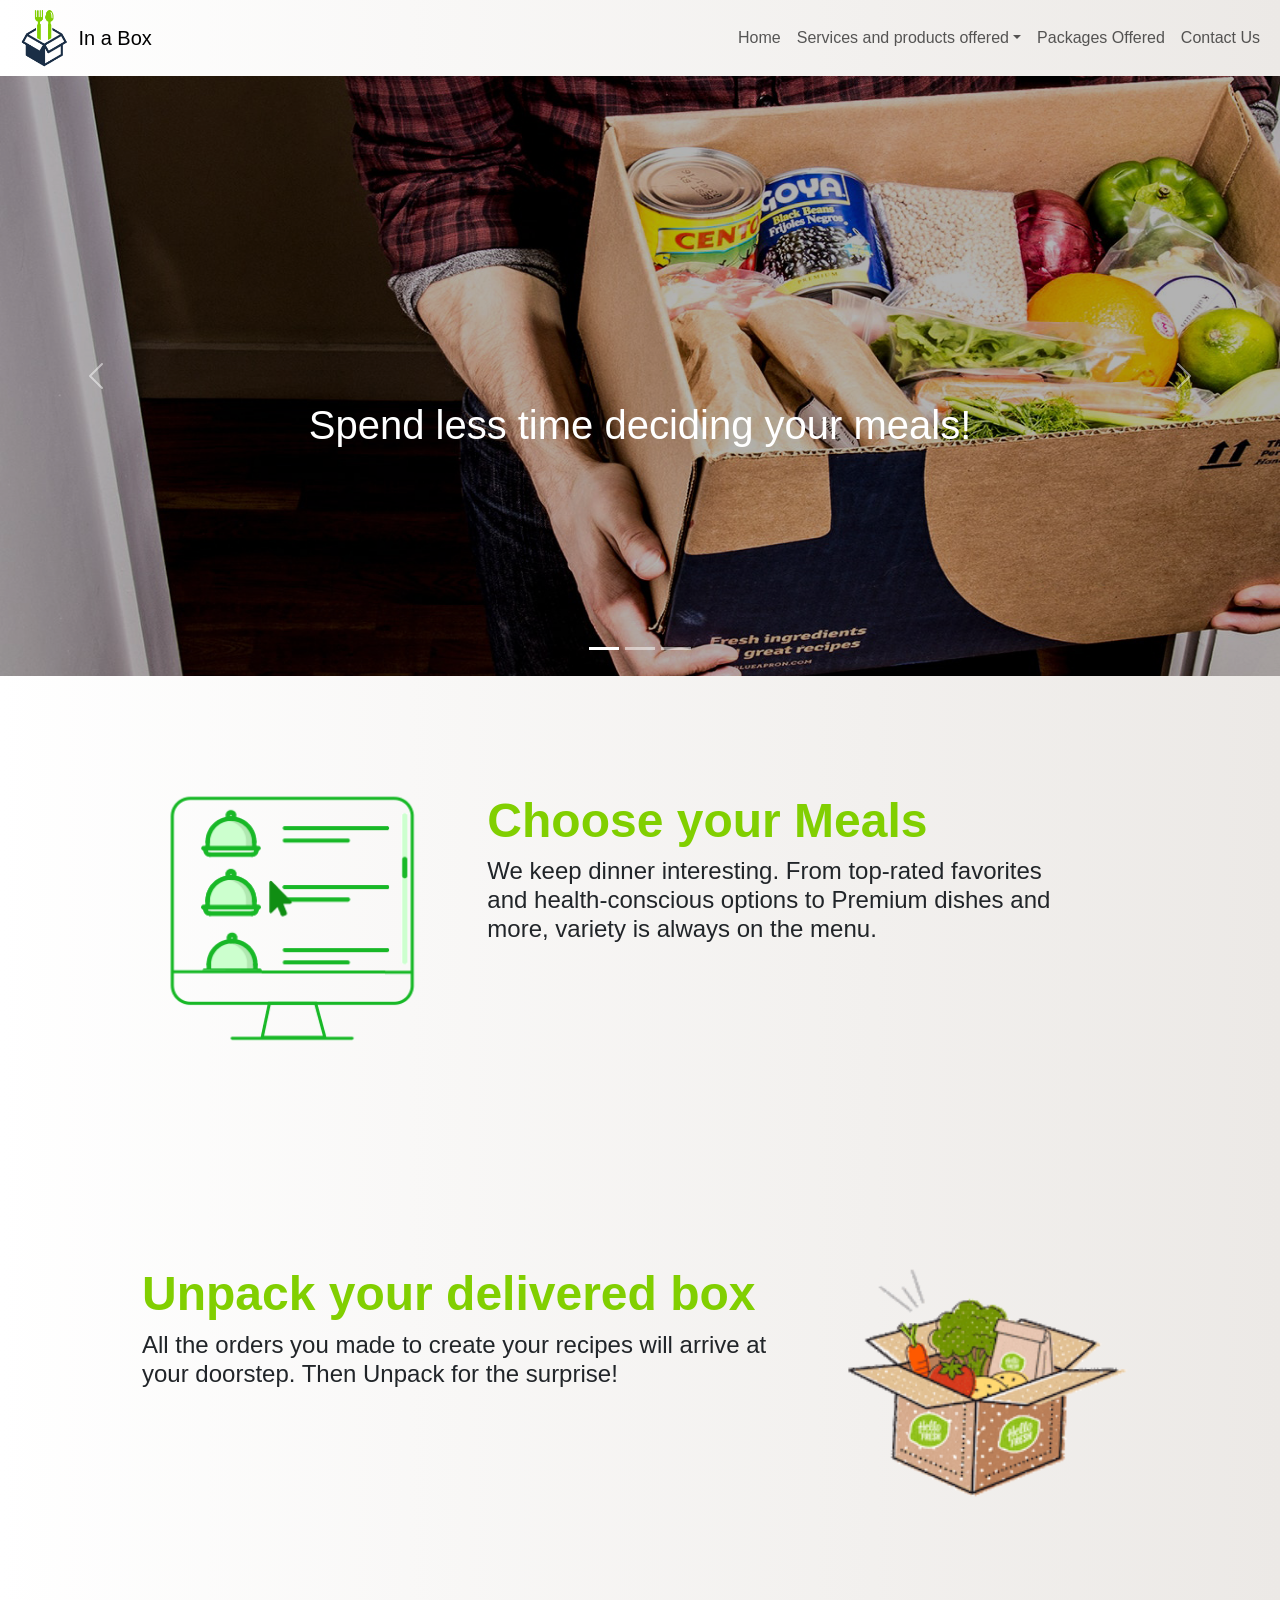
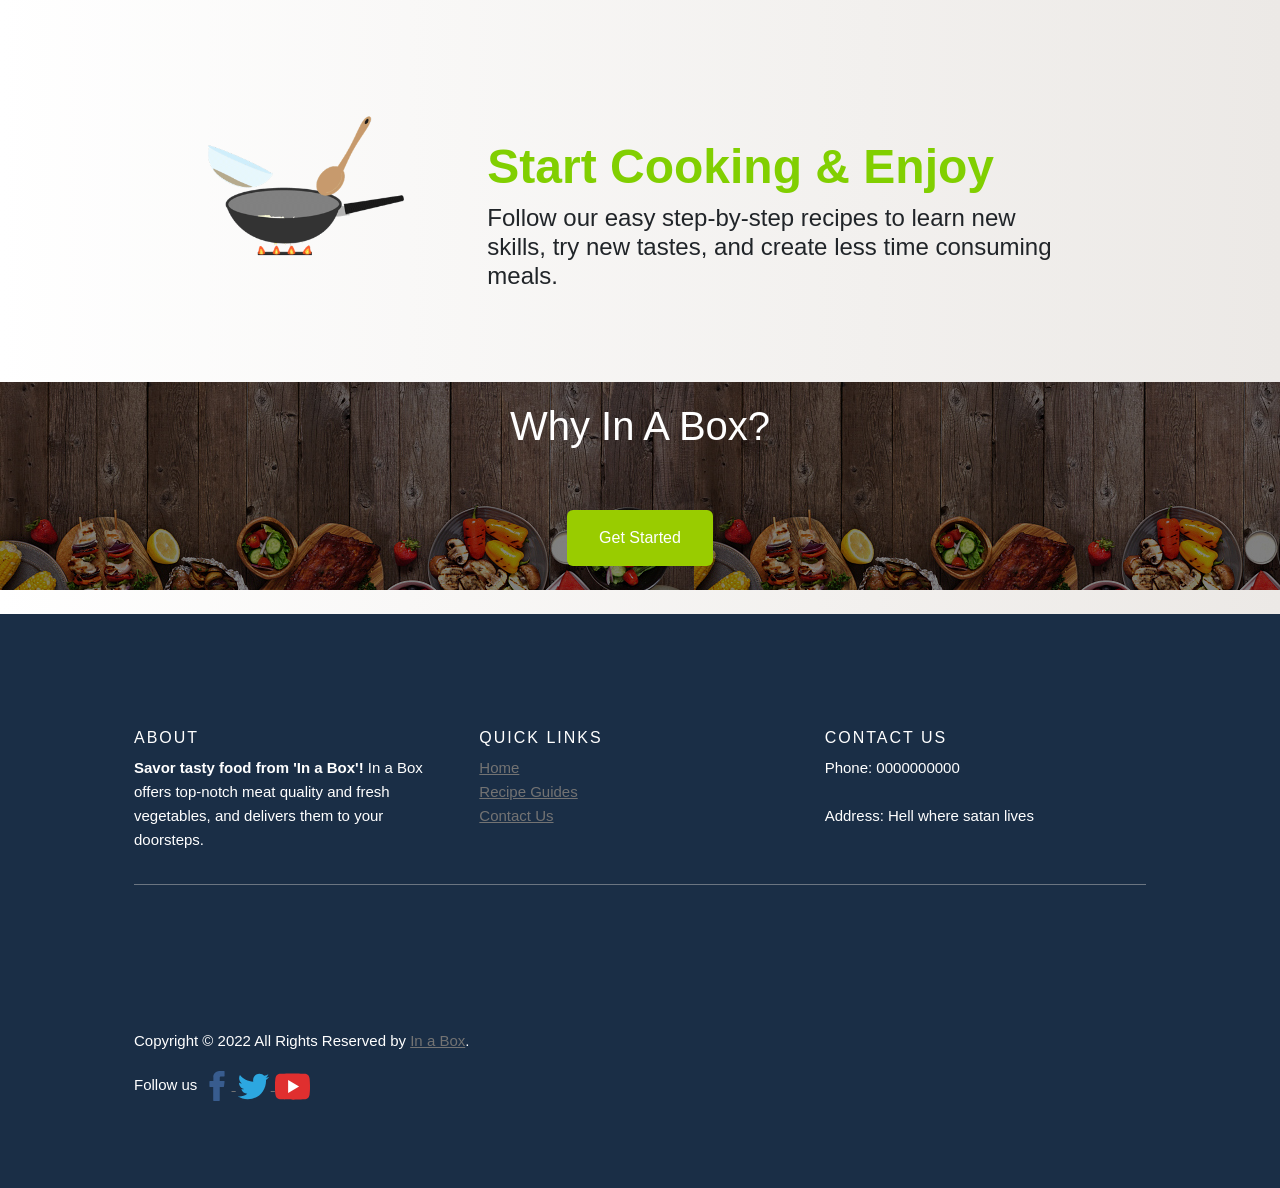
<file: home.html>
<!DOCTYPE html>
<html lang="en">
<head>
  <link rel="shortcut icon" href="img\favicon.ico" type="image/x-icon" style="max-width: 500px">
  <title>In a Box - Home</title>
  <meta charset="utf-8">
  <meta name="viewport" content="width=device-width, initial-scale=1">
  <link rel="stylesheet" href="footer.css">
  <link href="https://cdn.jsdelivr.net/npm/bootstrap@5.1.2/dist/css/bootstrap.min.css" rel="stylesheet">
  <script src="https://cdn.jsdelivr.net/npm/bootstrap@5.1.2/dist/js/bootstrap.bundle.min.js"></script>
  <style type="text/css">
    * {
  box-sizing:border-box;
}

body {
  margin: 0;
  font-family: Arial, Helvetica, sans-serif;
}

.container {
  padding: 64px;
}

.row:after {
  content: "";
  display: table;
  clear: both
}

.column-66 {
  float: left;
  width: 66.66666%;
  padding: 20px;
}

.column-33 {
  float: left;
  width: 33.33333%;
  padding: 20px;
}

.large-font {
  font-size: 48px;
}

.xlarge-font {
  font-size: 64px
}

img {
  display: block;
  height: auto;
  max-width: 100%;
}

@media screen and (max-width: 1000px) {
  .column-66,
  .column-33 {
    width: 100%;
    text-align: center;
    padding: 0;
    margin: 0;
  }
}
.column {
  float: left;
  width: 50%;
  padding: 10px;
}

/* Clear floats after the columns */
.row:after {
  content: "";
  display: table;
  clear: both;
}
.btn {
  background-color: #99cc00;
  border: none;
  color: white;
  padding: 16px 32px;
  text-align: center;
  font-size: 16px;
  margin: 4px 2px;
  transition: 0.3s;
}

.btn:hover {
  background-color: #3e8e41;
  color: white;
}
.carousel-img {
  filter: brightness(70%);
}
</style>
</head>

<body style="background: #ECE9E6;
background: linear-gradient(to right, #FFFFFF, #ECE9E6);">

  <!--- navbar start --->
<nav class="navbar navbar-expand-lg navbar-light">

    <div class="container-fluid">
      <img src="img\logo.png" style="max-width: 100%; max-height: 60px" >
    <a class="navbar-brand" href="home.html">In a Box</a>
    <button class="navbar-toggler" type="button" data-bs-toggle="collapse" data-bs-target="#navColor01" aria-controls="navColor01" aria-expanded="false" aria-label="Toggle navigation">
      <span class="navbar-toggler-icon"></span>
    </button>

    <div class="collapse navbar-collapse" id="navColor01">
      <ul class="navbar-nav ms-auto">
        <li class="nav-item active">
          <a class="nav-link" href="home.html">Home
            <span class="visually-hidden">(current)</span>
          </a>
        </li>
        <li class="nav-item dropdown">
          <a class="nav-link dropdown-toggle" data-bs-toggle="dropdown" href="#" role="button" aria-haspopup="true" aria-expanded="false">Services and products offered</a>
          <div class="dropdown-menu">
            <a class="dropdown-item" href="recipe guides.html">Recipe guides</a>
            <div class="dropdown-divider"></div>
           <a class="dropdown-item" href="bake at home set.html">Bake at Home Sets</a>
            <div class="dropdown-divider"></div>
           <a class="dropdown-item" href="ingredients.html">Ingredients</a>
            <div class="dropdown-divider"></div> 
            <a class="dropdown-item" href="other items.html">Other items</a>
      </div>
        </li>
          <li class="nav-item">
          <a class="nav-link" href="packages offered.html">Packages Offered</a>
        </li>
        <li class="nav-item">
          <a class="nav-link" href="contact.html">Contact Us</a>
        </li>
      </ul>
 </div>
 </div>
 </nav>
 <!--- navbar end --->

<!-- Sign Up Modal -->
<div class="modal fade" id="myModal">
  <div class="modal-dialog">
    <div class="modal-content">

      <!-- Modal Header -->
      <div class="modal-header">
        <h4 class="modal-title">Sign Up
</h4>
        <button type="button" class="btn-close" data-bs-dismiss="modal"></button>
      </div>
    
      <!-- Modal body -->
      <div class="modal-body">
<form>

<div class="mb-3 mt-3">
    <label for="name" class="form-label">Full Name:</label>
    <input type="text" class="form-control" id="name" name="name" placeholder="Enter your full name">
  </div>

  <div class="mb-3 mt-3">
    <label for="username" class="form-label">Username:</label>
    <input type="text" class="form-control" id="username" name="username" placeholder="Enter your  username">
  </div>


<div class="mb-3 mt-3">
    <label for="phone" class="form-label">Mobile Number:</label>
    <input type="tel" class="form-control" id="phone"  name="phone" placeholder="Enter your moblie number">
  </div>



<div class="mb-3 mt-3">
    <label for="email" class="form-label">Email:</label>
    <input type="email" class="form-control" id="email" placeholder="Enter your email" name="email">
  </div>


<div>
<label for="password">Password:</label>
<input type="password" name="password" class="form-control" id="password" placeholder="Enter your password" name="password">
</div>
<br>
<div>
<label for="password">Confirm Password:</label>
<input type="password" name="cpassword" class="form-control" id="cpassword" placeholder="Confirm your password" name="cpassword">
</div>
<br>

<div class="container-fluid" align="center">
<button type="submit" class="btn btn-dark">Sign Up</button>
<br><b>or</b><br>
<a href="#">Sign In</a>
</div>
</form>
      </div>

    </div>
  </div>
</div>


 <!-- carousel start -->
<div id="demo" class="carousel slide" data-bs-ride="carousel">

  <!-- indicators -->
  <div class="carousel-indicators">
    <button type="button" data-bs-target="#demo" data-bs-slide-to="0" class="active"></button>
    <button type="button" data-bs-target="#demo" data-bs-slide-to="1"></button>
    <button type="button" data-bs-target="#demo" data-bs-slide-to="2"></button>
  </div>
 
  <!-- The slideshow/carousel -->
  <div class="carousel-inner">
    <div class="carousel-item active">
      <img src="img\carousel1.jpg" alt="carousel1" class="carousel-img" style="width:100%; max-height: 600px">
    </div>
    <div class="carousel-item">
      <img src="img\carousel2.jpg" alt="carousel2" class="carousel-img" style="width:100%;max-height: 600px">
    </div>
    <div class="carousel-item">
      <img src="img\carousel3.jpg" alt="carousel3" class="carousel-img" style="width:100%;max-height: 600px">
    </div>
     <div class="carousel-caption">
        <h1 style="text-align: center;padding: 20% 10%;">Spend less time deciding your meals!</h1>
      </div>
  </div>
 
  <!-- Left and right controls/icons -->
  <button class="carousel-control-prev" type="button" data-bs-target="#demo" data-bs-slide="prev">
    <span class="carousel-control-prev-icon"></span>
  </button>
  <button class="carousel-control-next" type="button" data-bs-target="#demo" data-bs-slide="next">
    <span class="carousel-control-next-icon"></span>
  </button>
</div>
<!-- Choose your meals -->
<div class="container">
  <div class="row">
    <div class="column-33">
    <img src="img/choose meal.gif" width="335" height="471" style="margin: auto;">
    </div>
    <div class="column-66" style="padding-top: 5%">
      <h1 class="large-font" style="color:#81cf01;"><b>Choose your Meals</b></h1>
      <h4 style="padding-right: 10%"> We keep dinner interesting. From top-rated favorites and health-conscious options to Premium dishes and more, variety is always on the menu.</h4>
    </div>
  </div>
</div>
<!-- Unpack your delivered box -->
<div class="container">
  <div class="row">
    <div class="column-66" style="padding-top: 5%;">
      <h1 class="large-font" style="color:#81cf01;"><b>Unpack your delivered box</b></h1>
      <h4 style=""> All the orders you made to create your recipes will arrive at your doorstep. Then Unpack for the surprise!</h4>
    </div>
    <div class="column-33">
    <img src="img/deliver & unpack.gif" width="335" height="471" style="margin: auto;">
    </div>
  </div>
</div>
<!-- Start Cooking & Enjoy -->
<div class="container">
  <div class="row">
    <div class="column-33">
    <img src="img/frying.gif" width="335" height="471" style="margin: auto;">
    </div>
    <div class="column-66" style="padding-top: 5%">
      <h1 class="large-font" style="color:#81cf01;"><b>Start Cooking & Enjoy</b></h1>
      <h4 style="padding-right: 10%">Follow our easy step-by-step recipes to learn new skills, try new tastes, and create less time consuming meals.</h4>
    </div>
  </div>
</div>
<div class="container-fluid" style="background-image: url(img/bg.jpg);
 background-color: #cccccc;">
<div style="color:gray;padding:20px;text-align: center;">
<h1 style="text-align: center; color: white;">Why In A Box?<br>
  <br>
</h1> 
<button class="btn" data-bs-toggle="modal" data-bs-target="#myModal">Get Started</button>  
</div>
</div>
<br>

<!-- footer Start -->
    <footer class="site-footer";>
      <div class="container">
        <div class="row">
          <div class="col-xs-12 col-md-4">
            <h6 style="color:white;">About</h6>
            <p style="color:white;"><b>Savor tasty food from 'In a Box'!</b> In a Box offers top-notch meat quality and fresh vegetables, 
            and delivers them to your doorsteps.</p>
          </div>


          <div class="col-xs-6 col-md-4">
            <h6 style="color:white;">Quick Links</h6>
            <ul class="footer-links">
              <li><a href="home.html">Home</a></li>
              <li><a href="recipe guides.html">Recipe Guides</a></li>
              <li><a href="contact.html">Contact Us</a></li>
            </ul>
          </div>
		  
		  
		  
		  <div class="col-xs-6 col-md-4">
            <h6 style="color:white;">Contact Us</h6>
            <p style="color:white;">Phone: 0000000000<br><br>Address: Hell where satan lives</p>
          </div>
		  
        </div>
        <hr>
      </div>
      <div class="container">
        <div class="row">
		<div style="color:white;">
          <div class="col-md-8 col-sm-6 col-xs-12">
            <p class="copyright-text;">Copyright &copy; 2022 All Rights Reserved by 
         <a href="#">In a Box</a>.
            </p>
          </div>

        </div>

<div class="footer-social-icon">
<div style="color:white;">
<span>Follow us</span>

<a class="footer-icon facebook" href="https://www.facebook.com/" target="_blank">

<svg version="1.1" xmlns="http://www.w3.org/2000/svg" xmlns:xlink="http://www.w3.org/1999/xlink" x="0px" y="0px" width="30px"
viewBox="0 0 512 512" fill="#385C8E" style="enable-background:new 0 0 512 512;" xml:space="preserve">
<g>
<path d="M134.941,272.691h56.123v231.051c0,4.562,3.696,8.258,8.258,8.258h95.159c4.562,0,8.258-3.696,8.258-8.258V273.78h64.519c4.195,0,7.725-3.148,8.204-7.315l9.799-85.061c0.269-2.34-0.472-4.684-2.038-6.44c-1.567-1.757-3.81-2.763-6.164-2.763h-74.316V118.88c0-16.073,8.654-24.224,25.726-24.224c2.433,0,48.59,0,48.59,0c4.562,0,8.258-3.698,8.258-8.258V8.319c0-4.562-3.696-8.258-8.258-8.258h-66.965C309.622,0.038,308.573,0,307.027,0c-11.619,0-52.006,2.281-83.909,31.63c-35.348,32.524-30.434,71.465-29.26,78.217v62.352h-58.918c-4.562,0-8.258,3.696-8.258,8.258v83.975C126.683,268.993,130.379,272.691,134.941,272.691z"/>
</g>
</svg>
</a>
<a class="footer-icon twitter" href="https://twitter.com/" target="_blank">
<svg version="1.1" viewbox="0 0 512 512" width="35px" xml:space="preserve" xmlns="http://www.w3.org/2000/svg" xmlns:xlink="http://www.w3.org/1999/xlink" fill="#2CA7E0">
<g>
 <path d="M485.98,113.141c-16.923,7.506-35.109,12.578-54.197,14.858    c19.48-11.679,34.445-30.171,41.49-52.208c-18.234,10.814-38.43,18.668-59.925,22.899c-17.213-18.341-41.738-29.799-68.88-29.799    c-52.114,0-94.368,42.25-94.368,94.364c0,7.396,0.834,14.598,2.444,21.505c-78.427-3.936-147.962-41.504-194.504-98.597    c-8.123,13.937-12.777,30.146-12.777,47.441c0,32.739,16.659,61.623,41.98,78.546c-15.469-0.491-30.02-4.735-42.742-11.804    c-0.009,0.395-0.009,0.788-0.009,1.188c0,45.721,32.529,83.859,75.698,92.531c-7.918,2.156-16.255,3.311-24.861,3.311    c-6.081,0-11.992-0.593-17.755-1.693c12.009,37.488,46.858,64.773,88.153,65.533c-32.296,25.312-72.985,40.396-117.198,40.396    c-7.617,0-15.128-0.446-22.511-1.32c41.762,26.775,91.365,42.4,144.655,42.4c173.574,0,268.493-143.794,268.493-268.496    c0-4.091-0.092-8.16-0.273-12.208C457.332,148.684,473.33,132.064,485.98,113.141z" style="fill-rule:evenodd;clip-rule:evenodd;"/>
</path></g>
</svg>
</a>
<a class="footer-icon youtube" href="https://www.youtube.com/" target="_blank">
<svg width="35px" viewBox="0 0 32 32" xml:space="preserve" xmlns="http://www.w3.org/2000/svg" xmlns:xlink="http://www.w3.org/1999/xlink">
<g>
<path d="M31.67,9.179c0,0-0.312-2.353-1.271-3.389c-1.217-1.358-2.58-1.366-3.205-1.443C22.717,4,16.002,4,16.002,4 h-0.015c0,0-6.715,0-11.191,0.347C4.171,4.424,2.809,4.432,1.591,5.79C0.633,6.826,0.32,9.179,0.32,9.179S0,11.94,0,14.701v2.588 c0,2.763,0.32,5.523,0.32,5.523s0.312,2.352,1.271,3.386c1.218,1.358,2.815,1.317,3.527,1.459C7.677,27.919,15.995,28,15.995,28 s6.722-0.012,11.199-0.355c0.625-0.08,1.988-0.088,3.205-1.446c0.958-1.034,1.271-3.386,1.271-3.386s0.32-2.761,0.32-5.523v-2.588 C31.99,11.94,31.67,9.179,31.67,9.179z" fill="#E02F2F"/>
<polygon fill="#FFFFFF" points="12,10 12,22 22,16"/>
</g>
</svg>
</a>

</div>
</div>

		  
        </div>
      </div>
</footer>
<!-- footer end -->
</body>
</html>
</file>
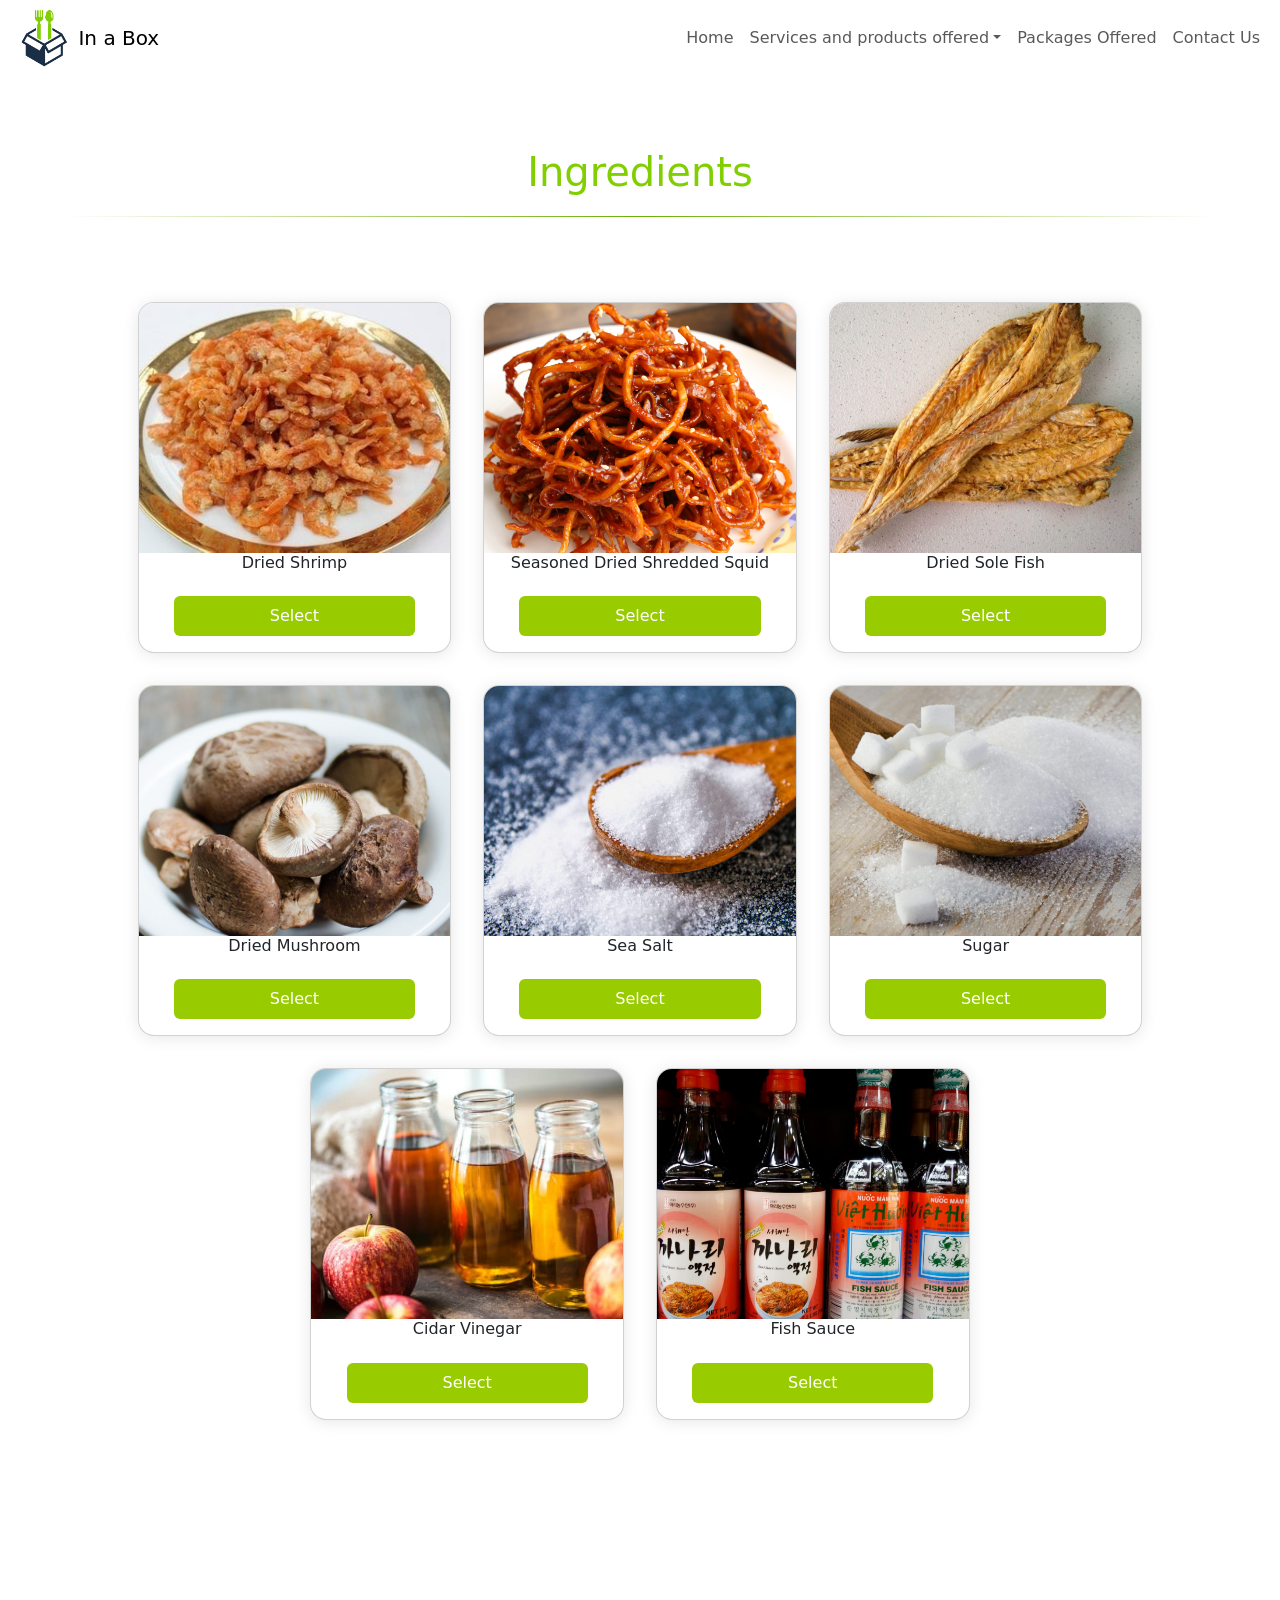
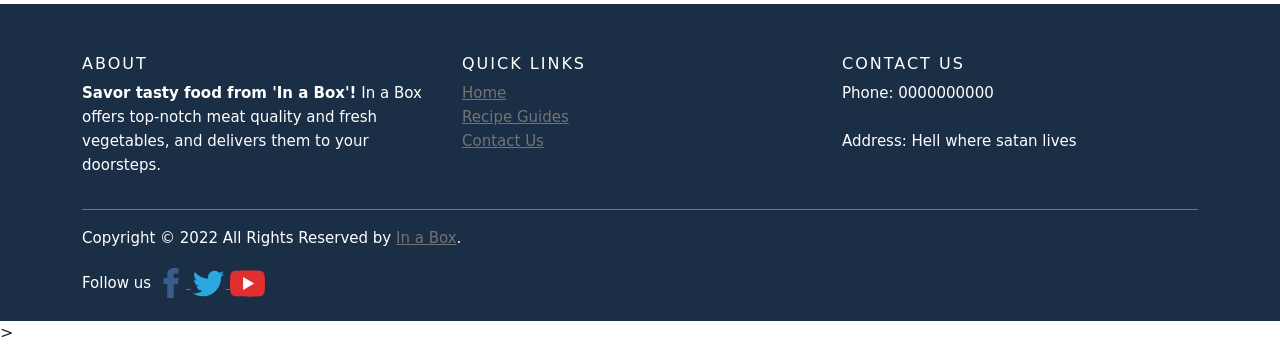
<file: ingredients.html>
<!DOCTYPE html>
<html lang="en">
<head>
  <link rel="shortcut icon" href="img\favicon.ico" type="image/x-icon" style="max-width: 500px">
  <title>In a Box - Ingredients</title>
  <meta charset="utf-8">
  <meta name="viewport" content="width=device-width, initial-scale=1">
  <link rel="stylesheet" href="footer.css">
  <link href="https://cdn.jsdelivr.net/npm/bootstrap@5.1.2/dist/css/bootstrap.min.css" rel="stylesheet">
  <script src="https://cdn.jsdelivr.net/npm/bootstrap@5.1.2/dist/js/bootstrap.bundle.min.js"></script>
<style type="text/css">
  @import url("https://fonts.googleapis.com/css2?family=Quicksand:wght@300..700&display=swap");


.wrapper
{
  padding-bottom: 20px;
}

.divider
{
  position: relative;
  margin-top: 20px;
  height: 50px;
}

.div-transparent:before
{
  content: "";
  position: absolute;
  top: 0;
  left: 5%;
  right: 5%;
  width: 90%;
  height: 1px;
  background-image: linear-gradient(to right, transparent, #6dad03, transparent);
}
*,
*::before,
*::after {
  box-sizing: border-box;
  padding: 0;
  margin: 0;
}

.card-container {
  display: flex;
  flex-wrap: wrap;
  justify-content: center;
  max-width: 1800px;
  margin-block: 1rem;
  gap: 2rem;
}

img {
  max-width: 100%;
  display: block;
  object-fit: cover;
}

.card {
  display: flex;
  flex-direction: column;
  width: clamp(18rem, calc(18rem + 2vw), 20rem);
  overflow: hidden;
  box-shadow: 0 .1rem 1rem rgba(0, 0, 0, 0.1);
  border-radius: 1em;
  background: white;
  text-align: center;
}

.card__footer {
  display: flex;
  padding: 1rem;
  margin-top: auto;
}

.btn {
  background-color: #99cc00;
  border: none;
  color: white;
  padding: 0.5rem 6rem;
  text-align: center;
  font-size: 16px;
  margin: auto;
  transition: 0.3s;
}

.btn:hover {
  background-color: #1a2e46;
  color: white;
}

</style>

</head>
<!--backgroundcolor-->
<body style="background: #ffffff;
background: linear-gradient(to right, #FFFFFF);">


 <!--- navbar start --->
<nav class="navbar navbar-expand-lg navbar-light">

    <div class="container-fluid">
      <img src="img\logo.png" style="max-width: 100%; max-height: 60px" >
    <a class="navbar-brand" href="index.html">In a Box</a>
    <button class="navbar-toggler" type="button" data-bs-toggle="collapse" data-bs-target="#navColor01" aria-controls="navColor01" aria-expanded="false" aria-label="Toggle navigation">
      <span class="navbar-toggler-icon"></span>
    </button>

    <div class="collapse navbar-collapse" id="navColor01">
      <ul class="navbar-nav ms-auto">
        <li class="nav-item active">
          <a class="nav-link" href="index.html">Home
            <span class="visually-hidden">(current)</span>
          </a>
        </li>
        <li class="nav-item dropdown">
          <a class="nav-link dropdown-toggle" data-bs-toggle="dropdown" href="#" role="button" aria-haspopup="true" aria-expanded="false">Services and products offered</a>
          <div class="dropdown-menu">
            <a class="dropdown-item" href="recipe guides.html">Recipe guides</a>
            <div class="dropdown-divider"></div>
           <a class="dropdown-item" href="bake at home set.html">Bake at Home Sets</a>
            <div class="dropdown-divider"></div>
           <a class="dropdown-item" href="ingredients.html">Ingredients</a>
            <div class="dropdown-divider"></div> 
            <a class="dropdown-item" href="other items.html">Other items</a>
      </div>
        </li>
          <li class="nav-item">
          <a class="nav-link" href="packages offered.html">Packages Offered</a>
        </li>
        <li class="nav-item">
          <a class="nav-link" href="contact.html">Contact Us</a>
        </li>
      </ul>
 </div>
 </div>
 </nav>
 <!--- navbar end --->
 <br><br><br>
<h1 align="center" style="color: #81cf01">Ingredients</h1>
<div class="wrapper">
  <div class="divider div-transparent"></div>
</div>


   <!-- Sign Up Modal -->
<div class="modal fade" id="myModal">
  <div class="modal-dialog">
    <div class="modal-content">

      <!-- Modal Header -->
      <div class="modal-header">
        <h4 class="modal-title">Sign Up
</h4>
        <button type="button" class="btn-close" data-bs-dismiss="modal"></button>
      </div>
    
      <!-- Modal body -->
      <div class="modal-body">
<form>

<div class="mb-3 mt-3">
    <label for="name" class="form-label">Full Name:</label>
    <input type="text" class="form-control" id="name" name="name" placeholder="Enter your full name">
  </div>

  <div class="mb-3 mt-3">
    <label for="username" class="form-label">Username:</label>
    <input type="text" class="form-control" id="username" name="username" placeholder="Enter your  username">
  </div>


<div class="mb-3 mt-3">
    <label for="phone" class="form-label">Mobile Number:</label>
    <input type="tel" class="form-control" id="phone"  name="phone" placeholder="Enter your moblie number">
  </div>



<div class="mb-3 mt-3">
    <label for="email" class="form-label">Email:</label>
    <input type="email" class="form-control" id="email" placeholder="Enter your email" name="email">
  </div>


<div>
<label for="password">Password:</label>
<input type="password" name="password" class="form-control" id="password" placeholder="Enter your password" name="password">
</div>
<br>
<div>
<label for="password">Confirm Password:</label>
<input type="password" name="cpassword" class="form-control" id="cpassword" placeholder="Confirm your password" name="cpassword">
</div>
<br>

<div class="container-fluid" align="center">
<button type="submit" class="btn btn-dark">Sign Up</button>
<br><b>or</b><br>
<a href="#">Sign In</a>
</div>
</form>
      </div>

    </div>
  </div>
</div>

<!--cards-->
<div class="card-container">
  <!--dried shrimp-->
  <div class="card">
    <div class="card__header">
      <img src="img\dried shrimp.jpg" alt="card__image" class="card__image" width="600" height="250">
      <h6>Dried Shrimp</h6>
    </div>
    
    <div class="card__footer">
      <button type="button" class="btn" data-bs-toggle="modal" data-bs-target="#myModal">Select</button>
    </div>
  </div>
  <!--season dried shredded squid-->
  <div class="card">
    <div class="card__header">
      <img src="img\squid.jpg" alt="card__image" class="card__image" width="600" height="250">
      <h6>Seasoned Dried Shredded Squid</h6>
    </div>
    
    <div class="card__footer">
      <button type="button" class="btn" data-bs-toggle="modal" data-bs-target="#myModal">Select</button>
    </div>
  </div>
  <!--dried sole fish-->
  <div class="card">
    <div class="card__header">
      <img src="img\dried fish.jpg" alt="card__image" class="card__image" width="600" height="250">
      <h6>Dried Sole Fish</h6>
    </div>
    
    <div class="card__footer">
      <button type="button" class="btn" data-bs-toggle="modal" data-bs-target="#myModal">Select</button>
    </div>
  </div>
   <!--dried mushroom-->
  <div class="card">
    <div class="card__header">
      <img src="img\mushroom.jpg" alt="card__image" class="card__image" width="600" height="250">
      <h6>Dried Mushroom</h6>
    </div>
    
    <div class="card__footer">
      <button type="button" class="btn" data-bs-toggle="modal" data-bs-target="#myModal">Select</button>
    </div>
  </div>
  <!--salt-->
  <div class="card">
    <div class="card__header">
      <img src="img\sea salt.jpg" alt="card__image" class="card__image" width="600" height="250">
      <h6>Sea Salt</h6>
    </div>
    
    <div class="card__footer">
      <button type="button" class="btn" data-bs-toggle="modal" data-bs-target="#myModal">Select</button>
    </div>
  </div>
  <!--sugar-->
  <div class="card">
    <div class="card__header">
      <img src="img\sugar.jpg" alt="card__image" class="card__image" width="600" height="250">
      <h6>Sugar</h6>
    </div>
    
    <div class="card__footer">
      <button type="button" class="btn" data-bs-toggle="modal" data-bs-target="#myModal">Select</button>
    </div>
  </div>
  <!--cidar vinegar-->
  <div class="card">
    <div class="card__header">
      <img src="img\cidar vinegar.jpg" alt="card__image" class="card__image" width="600" height="250">
      <h6>Cidar Vinegar</h6>
    </div>
    
    <div class="card__footer">
      <button type="button" class="btn" data-bs-toggle="modal" data-bs-target="#myModal">Select</button>
    </div>
  </div>
   <!--fish sauce-->
  <div class="card">
    <div class="card__header">
      <img src="img\fish sauce.jpg" alt="card__image" class="card__image" width="600" height="250">
      <h6>Fish Sauce</h6>
    </div>
    
    <div class="card__footer">
      <button type="button" class="btn" data-bs-toggle="modal" data-bs-target="#myModal">Select</button>
    </div>
  </div>

</div>

<br><br><br><br><br><br><br>

<!-- footer Start -->
    <footer class="site-footer"; style="background-color: #1a2e46">
      <div class="container">
        <div class="row">
          <div class="col-xs-12 col-md-4">
            <h6 style="color:white;">About</h6>
            <p style="color:white;"><b>Savor tasty food from 'In a Box'!</b> In a Box offers top-notch meat quality and fresh vegetables, 
            and delivers them to your doorsteps.</p>
          </div>


          <div class="col-xs-6 col-md-4">
            <h6 style="color:white;">Quick Links</h6>
            <ul class="footer-links">
              <li><a href="index.html">Home</a></li>
              <li><a href="recipe guides.html">Recipe Guides</a></li>
              <li><a href="contact.html">Contact Us</a></li>
            </ul>
          </div>
      
      
      
      <div class="col-xs-6 col-md-4">
            <h6 style="color:white;">Contact Us</h6>
            <p style="color:white;">Phone: 0000000000<br><br>Address: Hell where satan lives</p>
          </div>
      
        </div>
        <hr>
      </div>
      <div class="container">
        <div class="row">
    <div style="color:white;">
          <div class="col-md-8 col-sm-6 col-xs-12">
            <p class="copyright-text;">Copyright &copy; 2022 All Rights Reserved by 
         <a href="#">In a Box</a>.
            </p>
          </div>

        </div>

<div class="footer-social-icon">
<div style="color:white;">
<span>Follow us</span>

<a class="footer-icon facebook" href="https://www.facebook.com/" target="_blank">

<svg version="1.1" xmlns="http://www.w3.org/2000/svg" xmlns:xlink="http://www.w3.org/1999/xlink" x="0px" y="0px" width="30px"
viewBox="0 0 512 512" fill="#385C8E" style="enable-background:new 0 0 512 512;" xml:space="preserve">
<g>
<path d="M134.941,272.691h56.123v231.051c0,4.562,3.696,8.258,8.258,8.258h95.159c4.562,0,8.258-3.696,8.258-8.258V273.78h64.519c4.195,0,7.725-3.148,8.204-7.315l9.799-85.061c0.269-2.34-0.472-4.684-2.038-6.44c-1.567-1.757-3.81-2.763-6.164-2.763h-74.316V118.88c0-16.073,8.654-24.224,25.726-24.224c2.433,0,48.59,0,48.59,0c4.562,0,8.258-3.698,8.258-8.258V8.319c0-4.562-3.696-8.258-8.258-8.258h-66.965C309.622,0.038,308.573,0,307.027,0c-11.619,0-52.006,2.281-83.909,31.63c-35.348,32.524-30.434,71.465-29.26,78.217v62.352h-58.918c-4.562,0-8.258,3.696-8.258,8.258v83.975C126.683,268.993,130.379,272.691,134.941,272.691z"/>
</g>
</svg>
</a>
<a class="footer-icon twitter" href="https://twitter.com/" target="_blank">
<svg version="1.1" viewbox="0 0 512 512" width="35px" xml:space="preserve" xmlns="http://www.w3.org/2000/svg" xmlns:xlink="http://www.w3.org/1999/xlink" fill="#2CA7E0">
<g>
 <path d="M485.98,113.141c-16.923,7.506-35.109,12.578-54.197,14.858    c19.48-11.679,34.445-30.171,41.49-52.208c-18.234,10.814-38.43,18.668-59.925,22.899c-17.213-18.341-41.738-29.799-68.88-29.799    c-52.114,0-94.368,42.25-94.368,94.364c0,7.396,0.834,14.598,2.444,21.505c-78.427-3.936-147.962-41.504-194.504-98.597    c-8.123,13.937-12.777,30.146-12.777,47.441c0,32.739,16.659,61.623,41.98,78.546c-15.469-0.491-30.02-4.735-42.742-11.804    c-0.009,0.395-0.009,0.788-0.009,1.188c0,45.721,32.529,83.859,75.698,92.531c-7.918,2.156-16.255,3.311-24.861,3.311    c-6.081,0-11.992-0.593-17.755-1.693c12.009,37.488,46.858,64.773,88.153,65.533c-32.296,25.312-72.985,40.396-117.198,40.396    c-7.617,0-15.128-0.446-22.511-1.32c41.762,26.775,91.365,42.4,144.655,42.4c173.574,0,268.493-143.794,268.493-268.496    c0-4.091-0.092-8.16-0.273-12.208C457.332,148.684,473.33,132.064,485.98,113.141z" style="fill-rule:evenodd;clip-rule:evenodd;"/>
</path></g>
</svg>
</a>
<a class="footer-icon youtube" href="https://www.youtube.com/" target="_blank">
<svg width="35px" viewBox="0 0 32 32" xml:space="preserve" xmlns="http://www.w3.org/2000/svg" xmlns:xlink="http://www.w3.org/1999/xlink">
<g>
<path d="M31.67,9.179c0,0-0.312-2.353-1.271-3.389c-1.217-1.358-2.58-1.366-3.205-1.443C22.717,4,16.002,4,16.002,4 h-0.015c0,0-6.715,0-11.191,0.347C4.171,4.424,2.809,4.432,1.591,5.79C0.633,6.826,0.32,9.179,0.32,9.179S0,11.94,0,14.701v2.588 c0,2.763,0.32,5.523,0.32,5.523s0.312,2.352,1.271,3.386c1.218,1.358,2.815,1.317,3.527,1.459C7.677,27.919,15.995,28,15.995,28 s6.722-0.012,11.199-0.355c0.625-0.08,1.988-0.088,3.205-1.446c0.958-1.034,1.271-3.386,1.271-3.386s0.32-2.761,0.32-5.523v-2.588 C31.99,11.94,31.67,9.179,31.67,9.179z" fill="#E02F2F"/>
<polygon fill="#FFFFFF" points="12,10 12,22 22,16"/>
</g>
</svg>
</a>

</div>
</div>

      
        </div>
      </div>
</footer>
<!-- footer end -->
 </html>>
</file>
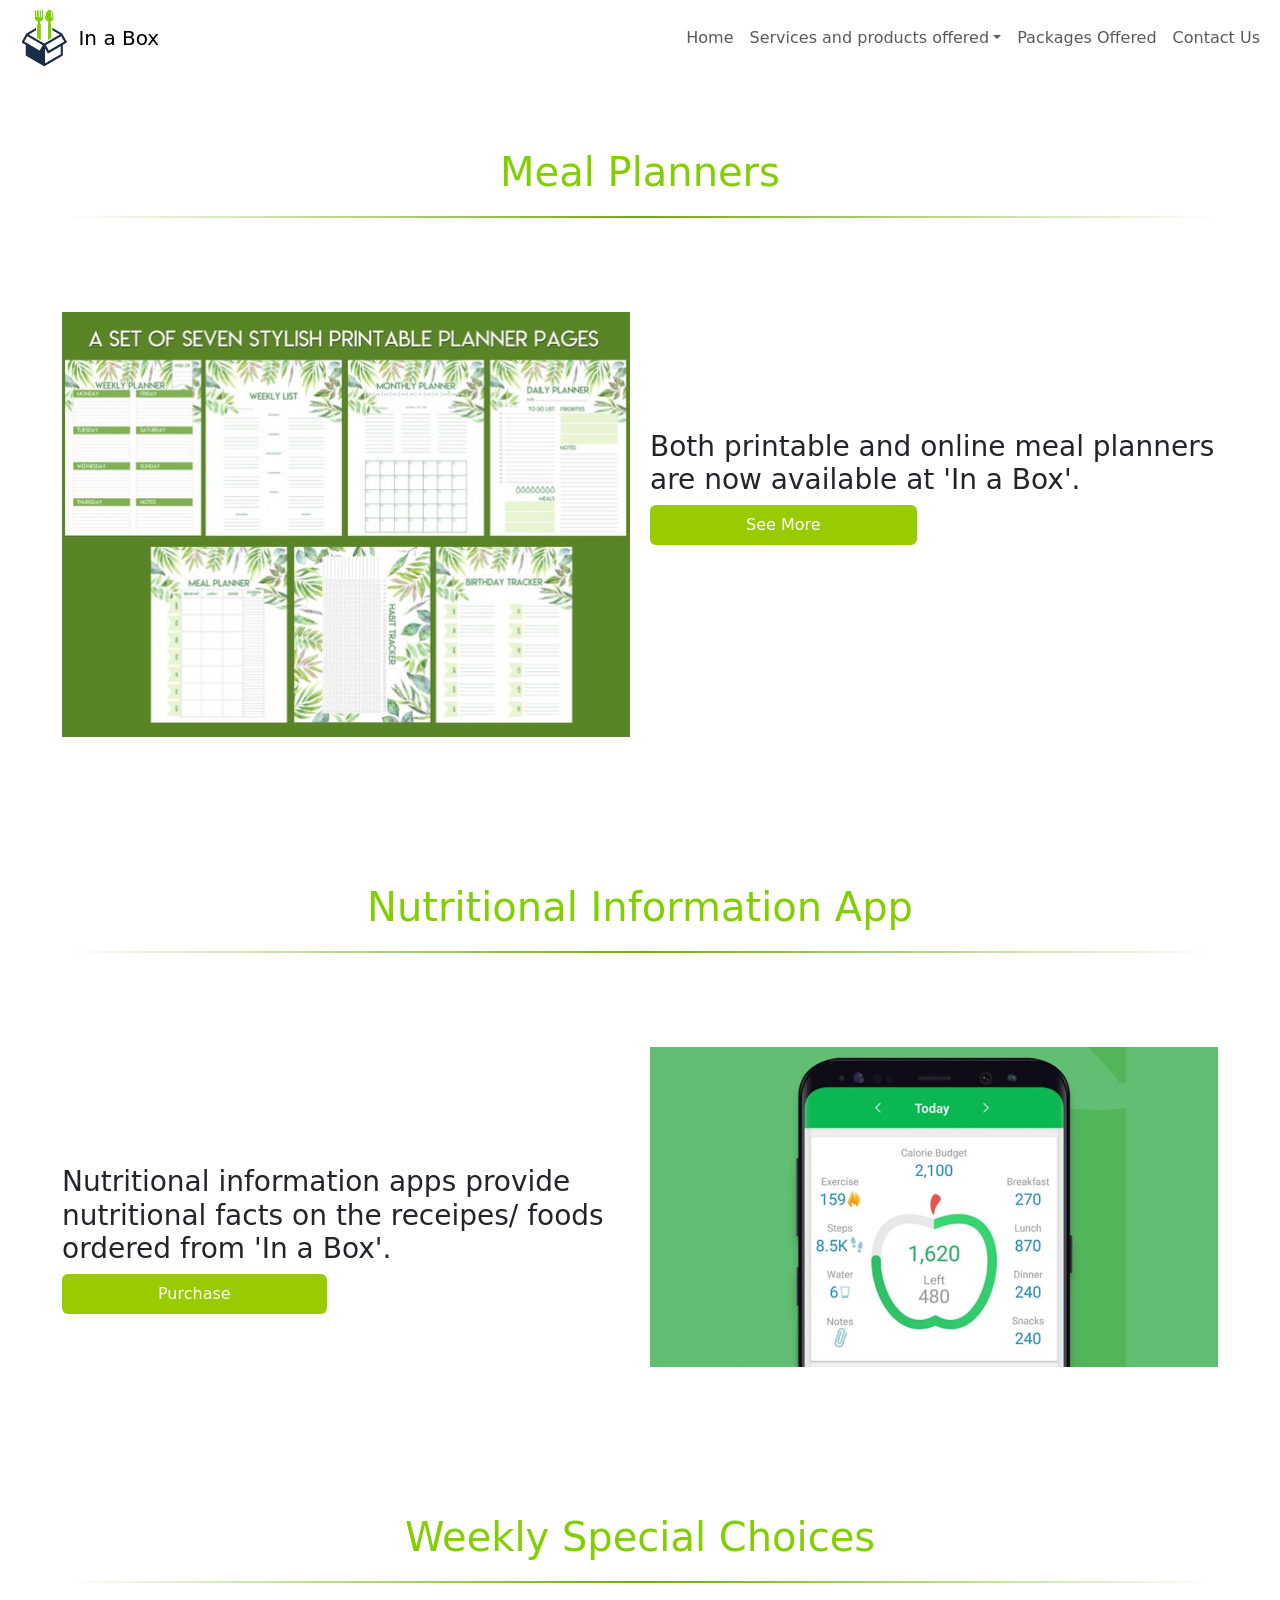
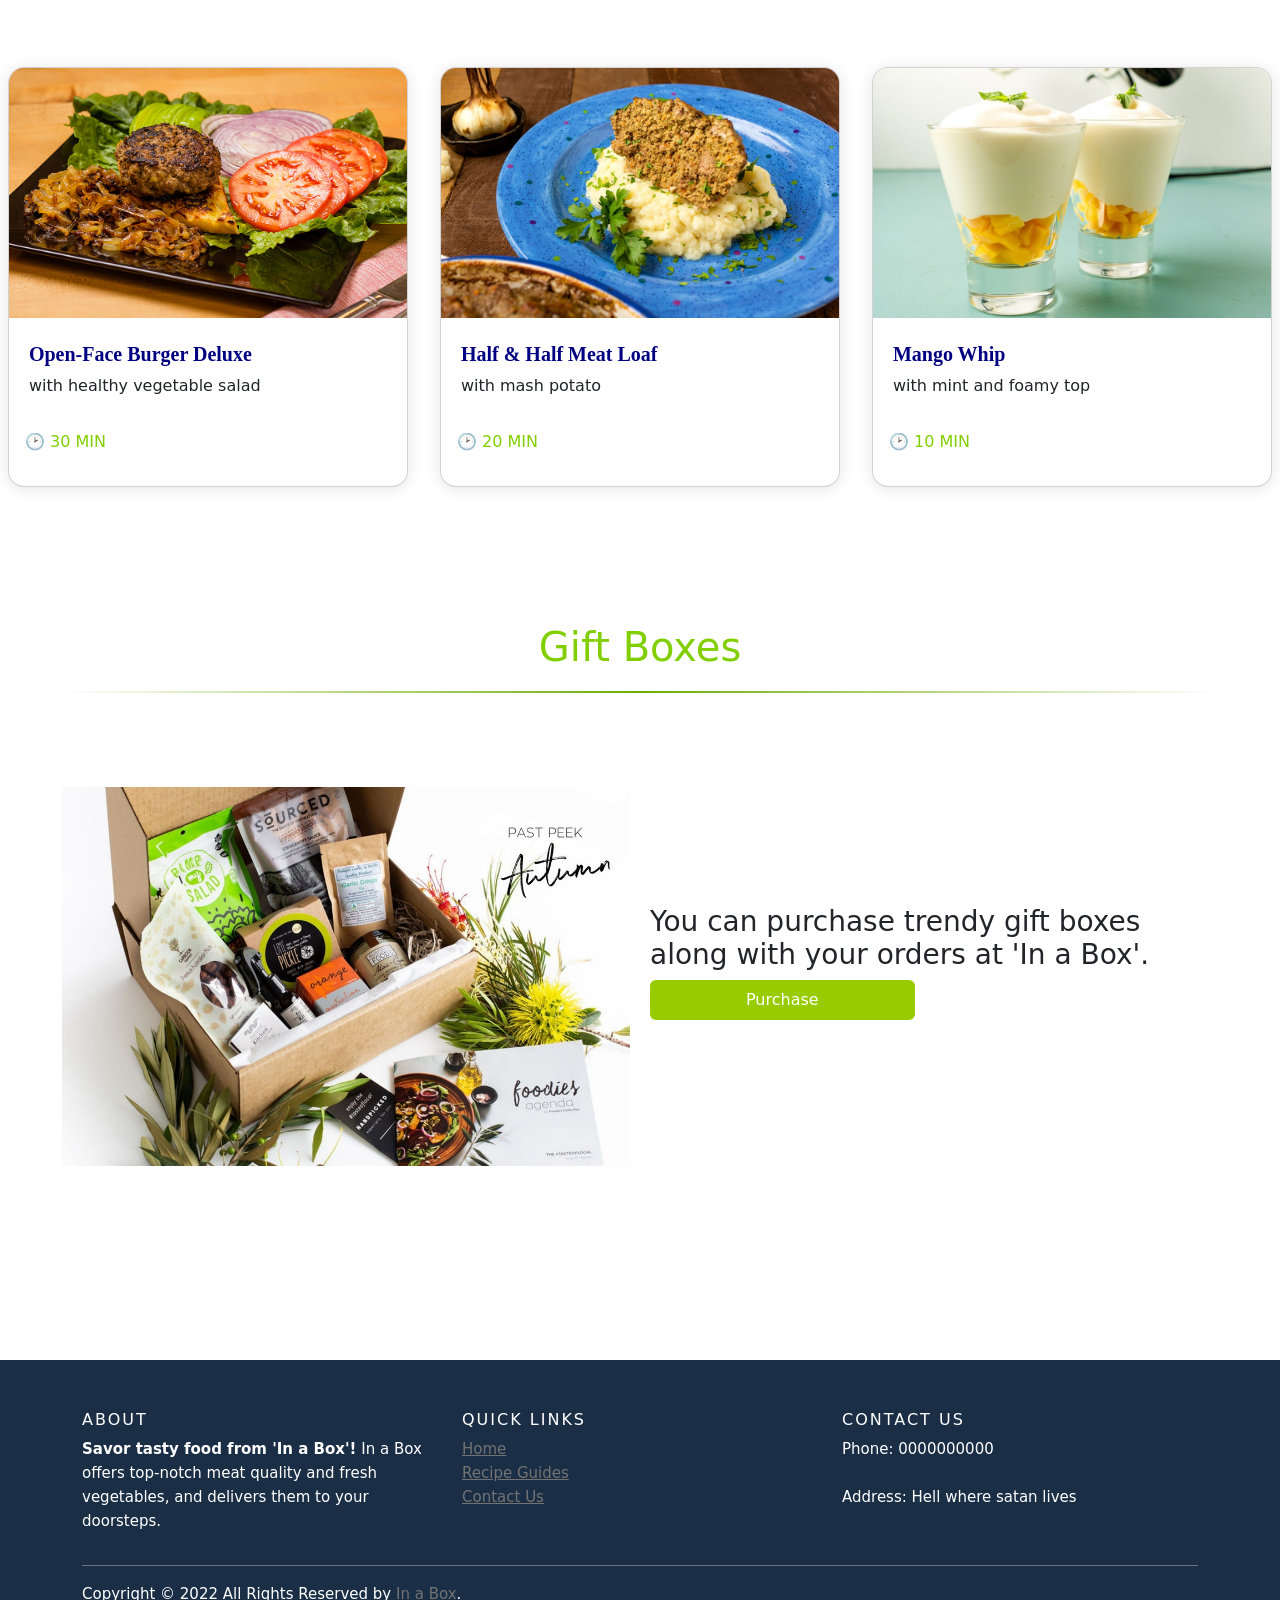
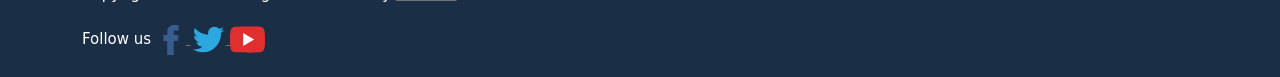
<file: other items.html>
<!DOCTYPE html>
<html lang="en">
<head>
  <link rel="shortcut icon" href="img\favicon.ico" type="image/x-icon" style="max-width: 500px">
  <title>In a Box - Other Items</title>
  <meta charset="utf-8">
  <meta name="viewport" content="width=device-width, initial-scale=1">
  <link rel="stylesheet" href="footer.css">
  <link href="https://cdn.jsdelivr.net/npm/bootstrap@5.1.2/dist/css/bootstrap.min.css" rel="stylesheet">
  <script src="https://cdn.jsdelivr.net/npm/bootstrap@5.1.2/dist/js/bootstrap.bundle.min.js"></script>
<style type="text/css">
  @import url("https://fonts.googleapis.com/css2?family=Quicksand:wght@300..700&display=swap");


.wrapper
{
  padding-bottom: 20px;
}

.divider
{
  position: relative;
  margin-top: 20px;
  height: 50px;
}

.div-transparent:before
{
  content: "";
  position: absolute;
  top: 0;
  left: 5%;
  right: 5%;
  width: 90%;
  height: 2px;
  background-image: linear-gradient(to right, transparent, #6dad03, transparent);
}
*,
*::before,
*::after {
  box-sizing: border-box;
  padding: 0;
  margin: 0;
}

.card-container {
  display: flex;
  flex-wrap: wrap;
  justify-content: center;
  max-width: 1800px;
  margin-block: 1rem;
  gap: 2rem;
}


img {
  max-width: 100%;
  display: block;
  object-fit: cover;
}

.card {
  display: flex;
  flex-direction: column;
  width: clamp(25rem, calc(25rem + 2vw), 25rem);
  overflow: hidden;
  box-shadow: 0 .1rem 1rem rgba(0, 0, 0, 0.1);
  border-radius: 1em;
  background: white;
}

.card__footer {
  display: flex;
  padding: 1rem;
  margin-top: auto;
}
.card__header{
  font-family:'Apple Chancery';
  color: navy;
  font-weight: bolder;
}

.btn {
  background-color: #99cc00;
  border: none;
  color: white;
  padding: 0.5rem 6rem;
  text-align: center;
  font-size: 16px;
  margin: auto;
  transition: 0.3s;
}

.btn:hover {
  background-color: #1a2e46;
  color: white;
}
/* Create two equal columns that floats next to each other */
.column {
  float: left;
  width: 50%;
  padding: 10px;
}

/* Clear floats after the columns */
.row:after {
  content: "";
  display: table;
  clear: both;
}
.h1 {
  color: green;
}

@media screen and (max-width: 600px) {
  .column {
    width: 100%;
  }
}

</style>

</head>
<!--backgroundcolor-->
<body style="background: #ffffff;
background: linear-gradient(to right, #FFFFFF);">


 <!--- navbar start --->
<nav class="navbar navbar-expand-lg navbar-light">

    <div class="container-fluid">
      <img src="img\logo.png" style="max-width: 100%; max-height: 60px" >
    <a class="navbar-brand" href="index.html">In a Box</a>
    <button class="navbar-toggler" type="button" data-bs-toggle="collapse" data-bs-target="#navColor01" aria-controls="navColor01" aria-expanded="false" aria-label="Toggle navigation">
      <span class="navbar-toggler-icon"></span>
    </button>

    <div class="collapse navbar-collapse" id="navColor01">
      <ul class="navbar-nav ms-auto">
        <li class="nav-item active">
          <a class="nav-link" href="index.html">Home
            <span class="visually-hidden">(current)</span>
          </a>
        </li>
        <li class="nav-item dropdown">
          <a class="nav-link dropdown-toggle" data-bs-toggle="dropdown" href="#" role="button" aria-haspopup="true" aria-expanded="false">Services and products offered</a>
          <div class="dropdown-menu">
            <a class="dropdown-item" href="recipe guides.html">Recipe guides</a>
            <div class="dropdown-divider"></div>
           <a class="dropdown-item" href="bake at home set.html">Bake at Home Sets</a>
            <div class="dropdown-divider"></div>
           <a class="dropdown-item" href="ingredients.html">Ingredients</a>
            <div class="dropdown-divider"></div> 
            <a class="dropdown-item" href="other items.html">Other items</a>
      </div>
        </li>
          <li class="nav-item">
          <a class="nav-link" href="packages offered.html">Packages Offered</a>
        </li>
        <li class="nav-item">
          <a class="nav-link" href="contact.html">Contact Us</a>
        </li>
      </ul>
 </div>
 </div>
 </nav>
 <!--- navbar end --->
 
   <!-- Sign Up Modal -->
<div class="modal fade" id="myModal">
  <div class="modal-dialog">
    <div class="modal-content">

      <!-- Modal Header -->
      <div class="modal-header">
        <h4 class="modal-title">Sign Up
</h4>
        <button type="button" class="btn-close" data-bs-dismiss="modal"></button>
      </div>
    
      <!-- Modal body -->
      <div class="modal-body">
<form>

<div class="mb-3 mt-3">
    <label for="name" class="form-label">Full Name:</label>
    <input type="text" class="form-control" id="name" name="name" placeholder="Enter your full name">
  </div>

  <div class="mb-3 mt-3">
    <label for="username" class="form-label">Username:</label>
    <input type="text" class="form-control" id="username" name="username" placeholder="Enter your  username">
  </div>


<div class="mb-3 mt-3">
    <label for="phone" class="form-label">Mobile Number:</label>
    <input type="tel" class="form-control" id="phone"  name="phone" placeholder="Enter your moblie number">
  </div>



<div class="mb-3 mt-3">
    <label for="email" class="form-label">Email:</label>
    <input type="email" class="form-control" id="email" placeholder="Enter your email" name="email">
  </div>


<div>
<label for="password">Password:</label>
<input type="password" name="password" class="form-control" id="password" placeholder="Enter your password" name="password">
</div>
<br>
<div>
<label for="password">Confirm Password:</label>
<input type="password" name="cpassword" class="form-control" id="cpassword" placeholder="Confirm your password" name="cpassword">
</div>
<br>

<div class="container-fluid" align="center">
<button type="submit" class="btn btn-dark">Sign Up</button>
<br><b>or</b><br>
<a href="#">Sign In</a>
</div>
</form>
      </div>

    </div>
  </div>
</div>
<!-- Open-Face Burger Deluxe Recipe Modal -->
<div class="modal fade" id="myModal1">
  <div class="modal-dialog modal-xl">
    <div class="modal-content">

      <!-- Modal Header -->
      <div class="modal-header">
        <div class="container-fluid">
        <h5 class="modal-title" style="color: navy; font-family: 'Apple Chancery'; font-weight: bolder;">Open-Face Burger Deluxe</h5>
        <p>with healthy vegetable salad</p>
        </div>
        <button type="button" class="btn-close" data-bs-dismiss="modal"></button>
      </div>
    
      <!-- Modal body -->
      <div class="modal-body">
        <p>
        <b>INGREDIENTS</b><br>
            &#9656 1 lb 93% lean ground beef<br>
            &#9656 3 medium onions<br>
            &#9656 1 Tbsp capers<br>
            &#9656 1 dill pickle<br>
            &#9656 1 tsp Dijon mustard<br>
            &#9656 2 garlic cloves<br>
            &#9656 1 Tbsp fresh bread crumbs<br>
            &#9656 2 Tbsp olive oil<br>
            &#9656 fresh ground black pepper<br>
            &#9656 1 slice of toasted baguette<br>
            &#9656 1 large tomato<br>
            &#9656 1 ripe avocado<br>
            &#9656 romaine lettuce leaves<br>

<b>INSTRUCTIONS</b><br>
&#10112 Slice two of the onions lengthwise into thin strips and place in a medium saute pan, over medium-low heat with 1 tablespoon of olive oil. Partially cover with aluminum foil. The foil traps some of the moisture during cooking, but not all. This allows the onions to caramelize without burning and end up sweet, tender and deep amber in color. Reserve the onions to be served warm as a garnish with the burgers.<br>
&#10113 Grate one onion, mince garlic, finely chop pickles, finely chop capers and combine in a mixing bowl with the extra lean ground beef, mustard, black pepper, I tablespoon of olive oil and black pepper. Mix thoroughly and form into four plump patties.<br>
&#10114 Grill or pan fry burgers over medium heat to a doneness of medium-rare. or at the most medium. Well-done burgers will dry out. A little pink should still show. Also, extra low-fat burgers cook quickly, so keep on eye on them.<br>
&#10115 Toast one slice of baguette or sourdough and place on a plate already garnished with tender leaves of romaine, avocado and tomato slices. Serve the burger on the toast, open-face, with the caramelized onions alongside, or smothering the burger patty. These are a somewhat healthier and more sophisticated substitute for French fries.<br>
<b>RECIPE NOTES</b><br>
Do not add salt to this recipe! The capers, pickle and mustard already contain ample sodium and impart a lovely flavor accent to the meat.
        </p>
      </div>
      <div class="modal-footer">
        <div class="container-fluid" align="center">
<button type="button" class="btn btn-dark">Start Cooking</button>
<br>
</div>
      </div>
    </div>
  </div>
</div>
<!-- Half & Half Meat Loaf Recipe Modal -->
<div class="modal fade" id="myModal2">
  <div class="modal-dialog modal-xl">
    <div class="modal-content">

      <!-- Modal Header -->
      <div class="modal-header">
        <div class="container-fluid">
        <h5 class="modal-title" style="color: navy; font-family: 'Apple Chancery'; font-weight: bolder;">Half & Half Meat Loaf</h5>
        <p>with mash potato</p>
        </div>
        <button type="button" class="btn-close" data-bs-dismiss="modal"></button>
      </div>
    
      <!-- Modal body -->
      <div class="modal-body">
        <p>
        <b>INGREDIENTS</b><br>
            &#9656 .75 lb 7% Fat Ground Beef<br>
            &#9656 .75 lb 7% Fat Ground Pork<br>
            &#9656 1 ea onion<br>
            &#9656 2 ea Celery Stalks<br>
            &#9656 1 ea Carrot<br>
            &#9656 1 cup Brown Mushrooms (for extra meat texture)<br>
            &#9656 5 ea garlic cloves<br>
            &#9656 2 Tbsp olive oil<br>
            &#9656 .5 tsp salt<br>
            &#9656 .5 tsp black pepper<br>

<b>INSTRUCTIONS</b><br>
&#10112 Clean and chop the onion, celery, carrot, garlic and mushroom. Combine all the vegetable ingredients in a food processor and pulse to a consistency of coarse damp sand.<br>
&#10113 In a large mixing bowl, combine the beef and pork, along with the processed vegetables, olive oil and seasonings. Mix thoroughly by hand. Then form the mixture into an oiled loaf pan or casserole. Place in a 375 degree oven for 30 to 40 minutes.<br>
&#10114 Remove meatloaf from oven. Pour oﬀ and reserve the lean, low-fat pan liquor as a light, broth-like gravy. Let the meatloaf stand and rest for a few minutes before cutting and serving with potato/cauliﬂower mash. Drizzle with the pan liquor as desired.<br>
<b>RECIPE NOTES</b><br>
This stick-to-your-ribs dish offers reduced saturated fat and calories thanks to the use of very low-fat ground meat and a medley of aromatic vegetables in almost equal quantity. Served over a healthy dollop of our half & half potato/cauliﬂower mash, it’s extremely ‘comfortable’ comfort food!
        </p>
      </div>
      <div class="modal-footer">
        <div class="container-fluid" align="center">
<button type="button" class="btn btn-dark">Start Cooking</button>
<br>
</div>
      </div>
    </div>
  </div>
</div>

<!-- Mango Whip Recipe Modal -->
<div class="modal fade" id="myModal3">
  <div class="modal-dialog modal-xl">
    <div class="modal-content">

      <!-- Modal Header -->
      <div class="modal-header">
        <div class="container-fluid">
        <h5 class="modal-title" style="color: navy; font-family: 'Apple Chancery'; font-weight: bolder;">Mango Whip</h5>
        <p>with mint and foamy top</p>
        </div>
        <button type="button" class="btn-close" data-bs-dismiss="modal"></button>
      </div>
    
      <!-- Modal body -->
      <div class="modal-body">
        <p>
        <b>INGREDIENTS</b><br>
            &#9656 2 ea Ripe Mangoes<br>
            &#9656 1 cup Non-Fat Evaporated Milk<br>
            &#9656 6 sprigs fresh mint<br>

<b>INSTRUCTIONS</b><br>
&#10112 Pre-chill both the whole mangoes and the evaporated milk.<br>
&#10113 Peel and dice the mangoes into small cubes. Place most of the diced mango in a blender or food processor and puree to a smooth, silky consistency. Reserve a small portion of the diced mango for garnish.<br>
&#10114 Pour the pre-chilled, non-fat evaporated milk into a pre-chilled mixing bowl and whip at medium-high speed to the consistency of semi-stiﬀ peaks.<br>
&#10115 At this stage, gently add the mango puree and mix on slow speed for about 30 seconds, incorporating the two ingredients thoroughly. This step may also be done by hand, folding the mango puree into the whipped milk for a ﬁrmer overall consistency.<br>
&#10116 Place a small portion of the reserved, diced mango in the bottom of each individual serving glass. They spoon in the Mango Whip. Chill the ﬁlled glasses for at least 15minutes before serving. Garnish with a small sprig of mint.<br>
<b>RECIPE NOTES</b><br>
This super light, incredibly easy dessert recipe consists of just 2 ingredients, contains no saturated fat and no added sugar, yet it’s subtly, pleasantly sweet thanks to the ripe mango.
        </p>
      </div>
      <div class="modal-footer">
        <div class="container-fluid" align="center">
<button type="button" class="btn btn-dark">Start Cooking</button>
<br>
</div>
      </div>
    </div>
  </div>
</div>
<!--meal planners-->
<br><br><br>
<h1 align="center" style="color: #81cf01">Meal Planners</h1>
<div class="wrapper">
  <div class="divider div-transparent"></div>
</div>
<div class="card-container" style="padding: 0% 5%">
<div class="row">
  <div class="column">
    <img src="img/meal planners.jpg" style="top: 20%">
  </div>
  <div class="column" style="margin-top: 10%">
    <h3>Both printable and online meal planners are now available at 'In a Box'. </h3>
    <button type="button" class="btn" data-bs-toggle="modal" data-bs-target="#myModal">See More</button>
  </div>
</div>
</div>
<br><br><br>
<!-- nutritional app-->
<br>
<br>
<h1 align="center" style="color: #81cf01">Nutritional Information App</h1>
<div class="wrapper">
  <div class="divider div-transparent"></div>
</div>
<div class="card-container" style="padding: 0% 5%">
<div class="row">
  <div class="column" style="margin-top: 10%">
    <h3>Nutritional information apps provide nutritional facts on the receipes/ foods ordered from 'In a Box'.</h3>
    <button type="button" class="btn" data-bs-toggle="modal" data-bs-target="#myModal">Purchase</button>
  </div>
  <div class="column">
    <img src="img/nutritional information apps.jpg" style="top: 20%">
  </div>
</div>
</div>
<br><br><br>
<!--weekly special choices-->
<br>
<br>
<h1 align="center" style="color: #81cf01">Weekly Special Choices</h1>
<div class="wrapper">
  <div class="divider div-transparent"></div>
</div>
  
<!--cards-->
<div class="card-container">
  <!--Open-Face Burger Deluxe-->
  <div class="card" data-bs-toggle="modal" data-bs-target="#myModal1">
    <div class="card__header">
      <img src="img\openface burger deluxe.jpg" alt="card__image" class="card__image" width="600" height="250"><br>
      <h5 style="margin-left: 5%" ><b>Open-Face Burger Deluxe</b></h5>
    </div>
    <div class="card__body">
      <p style="margin-left: 5%">with healthy vegetable salad</p>
    </div>
        <div class="card__footer">
      <p style="color: #81cf01">&#x1F551 30 MIN </p>
    </div>
  </div>
  <!--Half & Half Meat Loaf-->
  <div class="card" data-bs-toggle="modal" data-bs-target="#myModal2">
    <div class="card__header">
      <img src="img\meatloaf.jpg" alt="card__image" class="card__image" width="600" height="250"><br>
      <h5 style="margin-left: 5%" ><b>Half & Half Meat Loaf</b></h5>
    </div>
    <div class="card__body">
      <p style="margin-left: 5%">with mash potato</p>
    </div>
        <div class="card__footer">
      <p style="color: #81cf01">&#x1F551 20 MIN </p>
    </div>
  </div>
  <!--Mango Whip-->
  <div class="card" data-bs-toggle="modal" data-bs-target="#myModal3">
    <div class="card__header">
      <img src="img\mango whip.jpg" alt="card__image" class="card__image" width="600" height="250"><br>
      <h5 style="margin-left: 5%" ><b>Mango Whip</b></h5>
    </div>
    <div class="card__body">
      <p style="margin-left: 5%">with mint and foamy top</p>
    </div>
        <div class="card__footer">
      <p style="color: #81cf01">&#x1F551 10 MIN </p>
    </div>
  </div>

</div>
<br><br><br>
<!--gift boxes-->
<br>
<br>
<h1 align="center" style="color: #81cf01">Gift Boxes</h1>
<div class="wrapper">
  <div class="divider div-transparent"></div>
</div>
<div class="card-container" style="padding: 0% 5%">
<div class="row">
  <div class="column">
    <img src="img/gift boxes.jpg" style="top: 20%">
  </div>
  <div class="column" style="margin-top: 10%">
    <h3>You can purchase trendy gift boxes along with your orders at 'In a Box'. </h3>
    <button type="button" class="btn" data-bs-toggle="modal" data-bs-target="#myModal">Purchase</button>
  </div>
</div>
</div>
<br><br><br><br><br><br><br>
<!-- footer Start -->
    <footer class="site-footer"; style="background-color: #1a2e46">
      <div class="container">
        <div class="row">
          <div class="col-xs-12 col-md-4">
            <h6 style="color:white;">About</h6>
            <p style="color:white;"><b>Savor tasty food from 'In a Box'!</b> In a Box offers top-notch meat quality and fresh vegetables, 
            and delivers them to your doorsteps.</p>
          </div>


          <div class="col-xs-6 col-md-4">
            <h6 style="color:white;">Quick Links</h6>
            <ul class="footer-links">
              <li><a href="index.html">Home</a></li>
              <li><a href="recipe guides.html">Recipe Guides</a></li>
              <li><a href="contact.html">Contact Us</a></li>
            </ul>
          </div>
      
      
      
      <div class="col-xs-6 col-md-4">
            <h6 style="color:white;">Contact Us</h6>
            <p style="color:white;">Phone: 0000000000<br><br>Address: Hell where satan lives</p>
          </div>
      
        </div>
        <hr>
      </div>
      <div class="container">
        <div class="row">
    <div style="color:white;">
          <div class="col-md-8 col-sm-6 col-xs-12">
            <p class="copyright-text;">Copyright &copy; 2022 All Rights Reserved by 
         <a href="#">In a Box</a>.
            </p>
          </div>

        </div>

<div class="footer-social-icon">
<div style="color:white;">
<span>Follow us</span>

<a class="footer-icon facebook" href="https://www.facebook.com/" target="_blank">

<svg version="1.1" xmlns="http://www.w3.org/2000/svg" xmlns:xlink="http://www.w3.org/1999/xlink" x="0px" y="0px" width="30px"
viewBox="0 0 512 512" fill="#385C8E" style="enable-background:new 0 0 512 512;" xml:space="preserve">
<g>
<path d="M134.941,272.691h56.123v231.051c0,4.562,3.696,8.258,8.258,8.258h95.159c4.562,0,8.258-3.696,8.258-8.258V273.78h64.519c4.195,0,7.725-3.148,8.204-7.315l9.799-85.061c0.269-2.34-0.472-4.684-2.038-6.44c-1.567-1.757-3.81-2.763-6.164-2.763h-74.316V118.88c0-16.073,8.654-24.224,25.726-24.224c2.433,0,48.59,0,48.59,0c4.562,0,8.258-3.698,8.258-8.258V8.319c0-4.562-3.696-8.258-8.258-8.258h-66.965C309.622,0.038,308.573,0,307.027,0c-11.619,0-52.006,2.281-83.909,31.63c-35.348,32.524-30.434,71.465-29.26,78.217v62.352h-58.918c-4.562,0-8.258,3.696-8.258,8.258v83.975C126.683,268.993,130.379,272.691,134.941,272.691z"/>
</g>
</svg>
</a>
<a class="footer-icon twitter" href="https://twitter.com/" target="_blank">
<svg version="1.1" viewbox="0 0 512 512" width="35px" xml:space="preserve" xmlns="http://www.w3.org/2000/svg" xmlns:xlink="http://www.w3.org/1999/xlink" fill="#2CA7E0">
<g>
 <path d="M485.98,113.141c-16.923,7.506-35.109,12.578-54.197,14.858    c19.48-11.679,34.445-30.171,41.49-52.208c-18.234,10.814-38.43,18.668-59.925,22.899c-17.213-18.341-41.738-29.799-68.88-29.799    c-52.114,0-94.368,42.25-94.368,94.364c0,7.396,0.834,14.598,2.444,21.505c-78.427-3.936-147.962-41.504-194.504-98.597    c-8.123,13.937-12.777,30.146-12.777,47.441c0,32.739,16.659,61.623,41.98,78.546c-15.469-0.491-30.02-4.735-42.742-11.804    c-0.009,0.395-0.009,0.788-0.009,1.188c0,45.721,32.529,83.859,75.698,92.531c-7.918,2.156-16.255,3.311-24.861,3.311    c-6.081,0-11.992-0.593-17.755-1.693c12.009,37.488,46.858,64.773,88.153,65.533c-32.296,25.312-72.985,40.396-117.198,40.396    c-7.617,0-15.128-0.446-22.511-1.32c41.762,26.775,91.365,42.4,144.655,42.4c173.574,0,268.493-143.794,268.493-268.496    c0-4.091-0.092-8.16-0.273-12.208C457.332,148.684,473.33,132.064,485.98,113.141z" style="fill-rule:evenodd;clip-rule:evenodd;"/>
</path></g>
</svg>
</a>
<a class="footer-icon youtube" href="https://www.youtube.com/" target="_blank">
<svg width="35px" viewBox="0 0 32 32" xml:space="preserve" xmlns="http://www.w3.org/2000/svg" xmlns:xlink="http://www.w3.org/1999/xlink">
<g>
<path d="M31.67,9.179c0,0-0.312-2.353-1.271-3.389c-1.217-1.358-2.58-1.366-3.205-1.443C22.717,4,16.002,4,16.002,4 h-0.015c0,0-6.715,0-11.191,0.347C4.171,4.424,2.809,4.432,1.591,5.79C0.633,6.826,0.32,9.179,0.32,9.179S0,11.94,0,14.701v2.588 c0,2.763,0.32,5.523,0.32,5.523s0.312,2.352,1.271,3.386c1.218,1.358,2.815,1.317,3.527,1.459C7.677,27.919,15.995,28,15.995,28 s6.722-0.012,11.199-0.355c0.625-0.08,1.988-0.088,3.205-1.446c0.958-1.034,1.271-3.386,1.271-3.386s0.32-2.761,0.32-5.523v-2.588 C31.99,11.94,31.67,9.179,31.67,9.179z" fill="#E02F2F"/>
<polygon fill="#FFFFFF" points="12,10 12,22 22,16"/>
</g>
</svg>
</a>

</div>
</div>

      
        </div>
      </div>
</footer>
<!-- footer end -->
 </html>
</file>
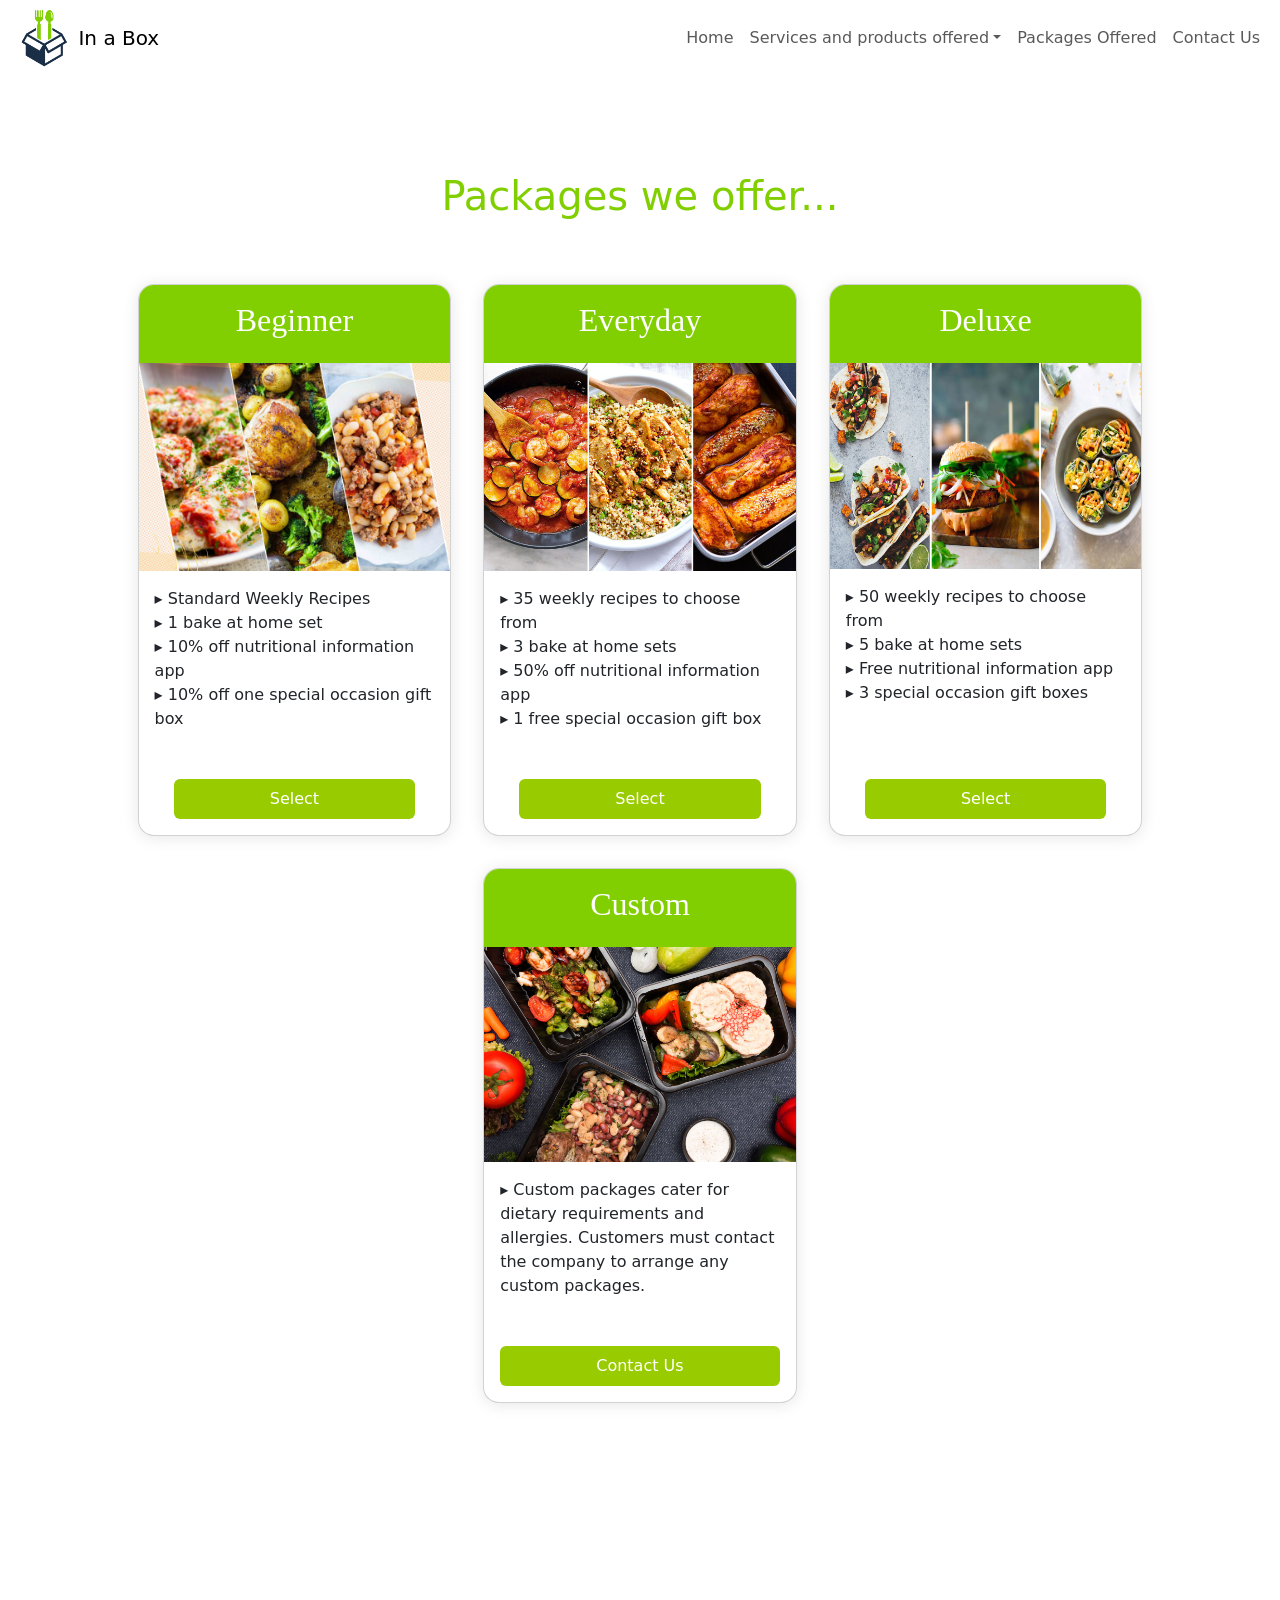
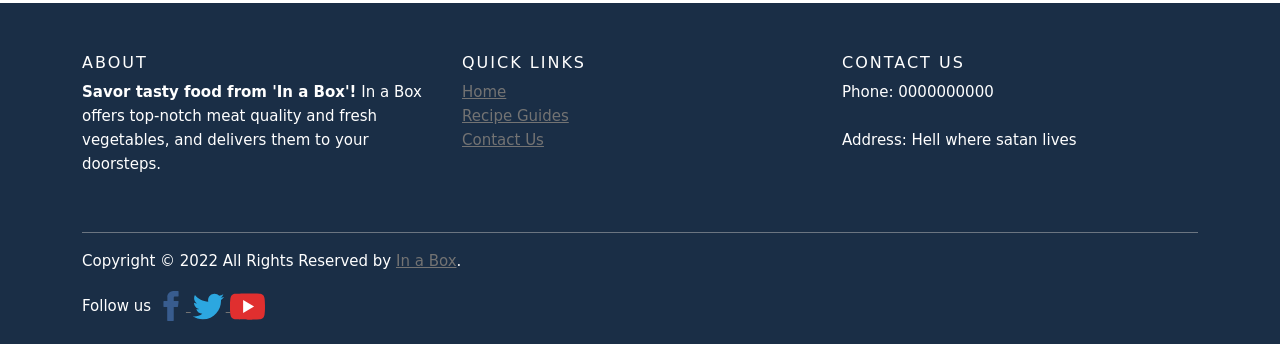
<file: packages offered.html>
<!DOCTYPE html>
<html lang="en">
<head>
  <link rel="shortcut icon" href="img\favicon.ico" type="image/x-icon" style="max-width: 500px">
  <title>In a Box - Packages offered</title>
  <meta charset="utf-8">
  <meta name="viewport" content="width=device-width, initial-scale=1">
  <link rel="stylesheet" href="footer.css">
  <link href="https://cdn.jsdelivr.net/npm/bootstrap@5.1.2/dist/css/bootstrap.min.css" rel="stylesheet">
  <script src="https://cdn.jsdelivr.net/npm/bootstrap@5.1.2/dist/js/bootstrap.bundle.min.js"></script>
<style type="text/css">
  @import url("https://fonts.googleapis.com/css2?family=Quicksand:wght@300..700&display=swap");

*,
*::before,
*::after {
  box-sizing: border-box;
  padding: 0;
  margin: 0;
}

.card-container {
  display: flex;
  flex-wrap: wrap;
  justify-content: center;
  max-width: 1800px;
  margin-block: 2rem;
  gap: 2rem;
}

img {
  max-width: 100%;
  display: block;
  object-fit: cover;
}

.card {
  display: flex;
  flex-direction: column;
  width: clamp(18rem, calc(18rem + 2vw), 20rem);
  overflow: hidden;
  box-shadow: 0 .1rem 1rem rgba(0, 0, 0, 0.1);
  border-radius: 1em;
  background: white;
}

.card__body {
  padding: 1rem;
  display: flex;
  flex-direction: column;
  gap: .5rem;
}
.card__body h4 {
  font-size: 1.5rem;
  text-transform: capitalize;
}

.card__footer {
  display: flex;
  padding: 1rem;
  margin-top: auto;
}
.card__header {
  text-align: center;
  font-family:Garamond;
  color: white;
  background-color: #81cf01;
  padding: 1rem;
}
.btn {
  background-color: #99cc00;
  border: none;
  color: white;
  padding: 0.5rem 6rem;
  text-align: center;
  font-size: 16px;
  margin: auto;
  transition: 0.3s;
}

.btn:hover {
  background-color: #1a2e46;
  color: white;
}


</style>

</head>
<!--backgroundcolor for webpage-->
<body style="background: #ffffff;
background: linear-gradient(to right, #FFFFFF);">


 <!--- navbar start --->
<nav class="navbar navbar-expand-lg navbar-light">

    <div class="container-fluid">
      <img src="img\logo.png" style="max-width: 100%; max-height: 60px" >
    <a class="navbar-brand" href="index.html">In a Box</a>
    <button class="navbar-toggler" type="button" data-bs-toggle="collapse" data-bs-target="#navColor01" aria-controls="navColor01" aria-expanded="false" aria-label="Toggle navigation">
      <span class="navbar-toggler-icon"></span>
    </button>

    <div class="collapse navbar-collapse" id="navColor01">
      <ul class="navbar-nav ms-auto">
        <li class="nav-item active">
          <a class="nav-link" href="index.html">Home
            <span class="visually-hidden">(current)</span>
          </a>
        </li>
        <li class="nav-item dropdown">
          <a class="nav-link dropdown-toggle" data-bs-toggle="dropdown" href="#" role="button" aria-haspopup="true" aria-expanded="false">Services and products offered</a>
          <div class="dropdown-menu">
            <a class="dropdown-item" href="recipe guides.html">Recipe guides</a>
            <div class="dropdown-divider"></div>
           <a class="dropdown-item" href="bake at home set.html">Bake at Home Sets</a>
            <div class="dropdown-divider"></div>
           <a class="dropdown-item" href="ingredients.html">Ingredients</a>
            <div class="dropdown-divider"></div> 
            <a class="dropdown-item" href="other items.html">Other items</a>
      </div>
        </li>
          <li class="nav-item">
          <a class="nav-link" href="packages offered.html">Packages Offered</a>
        </li>
        <li class="nav-item">
          <a class="nav-link" href="contact.html">Contact Us</a>
        </li>
      </ul>
 </div>
 </div>
 </nav>
 <!--- navbar end --->
 <br><br><br><br>
<h1 align="center" style="color: #81cf01"> Packages we offer...</h1>
<br>

 
   <!-- The Modal -->
<div class="modal fade" id="myModal">
  <div class="modal-dialog">
    <div class="modal-content">

      <!-- Modal Header -->
      <div class="modal-header">
        <h4 class="modal-title">Sign Up
</h4>
        <button type="button" class="btn-close" data-bs-dismiss="modal"></button>
      </div>
	  
      <!-- Modal body -->
      <div class="modal-body">
<form>

<div class="mb-3 mt-3">
    <label for="name" class="form-label">Full Name:</label>
    <input type="text" class="form-control" id="name" name="name" placeholder="Enter your full name">
  </div>

  <div class="mb-3 mt-3">
    <label for="username" class="form-label">Username:</label>
    <input type="text" class="form-control" id="username" name="username" placeholder="Enter your  username">
  </div>


<div class="mb-3 mt-3">
    <label for="phone" class="form-label">Mobile Number:</label>
    <input type="tel" class="form-control" id="phone"  name="phone" placeholder="Enter your moblie number">
  </div>



<div class="mb-3 mt-3">
    <label for="email" class="form-label">Email:</label>
    <input type="email" class="form-control" id="email" placeholder="Enter your email" name="email">
  </div>


<div>
<label for="password">Password:</label>
<input type="password" name="password" class="form-control" id="password" placeholder="Enter your password" name="password">
</div>
<br>
<div>
<label for="password">Confirm Password:</label>
<input type="password" name="cpassword" class="form-control" id="cpassword" placeholder="Confirm your password" name="cpassword">
</div>
<br>

<div class="container-fluid" align="center">
<button type="submit" class="btn btn-dark">Sign Up</button>
<br><b>or</b><br>
<a href="#">Sign In</a>
</div>
</form>
      </div>

    </div>
  </div>
</div>


<div class="card-container">
  <!--Beginner Card -->
  <div class="card">
    <div class="card__header">
      <h2>Beginner</h2>
    </div>
    <img src="img\beginner.jpg" alt="card__image" class="card__image" width="600">
    <div class="card__body">
      <p>&#9656 Standard Weekly Recipes<br>
      &#9656 1 bake at home set<br>
      &#9656 10% off nutritional information app<br>
      &#9656 10% off one special occasion gift box</p>
    </div>
    <div class="card__footer">
      <button type="button" class="btn" data-bs-toggle="modal" data-bs-target="#myModal">Select</button>
    </div>
  </div>
  <!--Everyday Card-->
  <div class="card">
    <div class="card__header">
      <h2>Everyday</h2>
    </div>
    <img src="img\everyday.jpg" alt="card__image" class="card__image" width="600">
    <div class="card__body">
      <p>&#9656 35 weekly recipes to choose from<br>
      &#9656 3 bake at home sets<br>
      &#9656 50% off nutritional information app<br>
      &#9656 1 free special occasion gift box</p>
    </div>
    <div class="card__footer">
      <button type="button" class="btn" data-bs-toggle="modal" data-bs-target="#myModal">Select</button>
    </div>
  </div>
    <!--Deluxe Card-->
  <div class="card">
    <div class="card__header">
      <h2>Deluxe</h2>
    </div>
    <img src="img\deluxe.jpg" alt="card__image" class="card__image" width="600">
    <div class="card__body">
      <p>&#9656 50 weekly recipes to choose from<br>
      &#9656 5 bake at home sets<br>
      &#9656 Free nutritional information app<br>
      &#9656 3 special occasion gift boxes</p>
    </div>
    <div class="card__footer">
      <button type="button" class="btn" data-bs-toggle="modal" data-bs-target="#myModal">Select</button>
    </div>
  </div>
      <!--Custom Card-->
  <div class="card">
    <div class="card__header">
      <h2>Custom</h2>
    </div>
    <img src="img\custom.jpg" alt="card__image" class="card__image" width="600">
    <div class="card__body">
      <p>&#9656 Custom packages cater for dietary requirements and allergies. 
Customers must contact the company to arrange any custom 
packages.</p>
    </div>
    <div class="card__footer">
      <form action="contact.html">
      <button type="submit" class="btn">Contact Us</button>
    </form>
    </div>
  </div>
</div>
<br><br><br><br><br><br><br>
<!-- footer Start -->
    <footer class="site-footer"; style="background-color: #1a2e46">
      <div class="container">
        <div class="row">
          <div class="col-xs-12 col-md-4">
            <h6 style="color:white;">About</h6>
            <p style="color:white;"><b>Savor tasty food from 'In a Box'!</b> In a Box offers top-notch meat quality and fresh vegetables, 
            and delivers them to your doorsteps.</p>
            <br>
            
          </div>


          <div class="col-xs-6 col-md-4">
            <h6 style="color:white;">Quick Links</h6>
            <ul class="footer-links">
              <li><a href="home.html">Home</a></li>
              <li><a href="recipe guides.html">Recipe Guides</a></li>
              <li><a href="contact.html">Contact Us</a></li>
            </ul>
          </div>
      
      
      
      <div class="col-xs-6 col-md-4">
            <h6 style="color:white;">Contact Us</h6>
            <p style="color:white;">Phone: 0000000000<br><br>Address: Hell where satan lives</p>
          </div>
      
        </div>
        <hr>
      </div>
    <div class="container">
        <div class="row">
    <div style="color:white;">
          <div class="col-md-8 col-sm-6 col-xs-12">
            <p class="copyright-text;">Copyright &copy; 2022 All Rights Reserved by 
         <a href="#">In a Box</a>.
            </p>
          </div>

        </div>

<div class="footer-social-icon">
<div style="color:white;">
<span>Follow us</span>

<a class="footer-icon facebook" href="https://www.facebook.com/" target="_blank">

<svg version="1.1" xmlns="http://www.w3.org/2000/svg" xmlns:xlink="http://www.w3.org/1999/xlink" x="0px" y="0px" width="30px"
viewBox="0 0 512 512" fill="#385C8E" style="enable-background:new 0 0 512 512;" xml:space="preserve">
<g>
<path d="M134.941,272.691h56.123v231.051c0,4.562,3.696,8.258,8.258,8.258h95.159c4.562,0,8.258-3.696,8.258-8.258V273.78h64.519c4.195,0,7.725-3.148,8.204-7.315l9.799-85.061c0.269-2.34-0.472-4.684-2.038-6.44c-1.567-1.757-3.81-2.763-6.164-2.763h-74.316V118.88c0-16.073,8.654-24.224,25.726-24.224c2.433,0,48.59,0,48.59,0c4.562,0,8.258-3.698,8.258-8.258V8.319c0-4.562-3.696-8.258-8.258-8.258h-66.965C309.622,0.038,308.573,0,307.027,0c-11.619,0-52.006,2.281-83.909,31.63c-35.348,32.524-30.434,71.465-29.26,78.217v62.352h-58.918c-4.562,0-8.258,3.696-8.258,8.258v83.975C126.683,268.993,130.379,272.691,134.941,272.691z"/>
</g>
</svg>
</a>
<a class="footer-icon twitter" href="https://twitter.com/" target="_blank">
<svg version="1.1" viewbox="0 0 512 512" width="35px" xml:space="preserve" xmlns="http://www.w3.org/2000/svg" xmlns:xlink="http://www.w3.org/1999/xlink" fill="#2CA7E0">
<g>
 <path d="M485.98,113.141c-16.923,7.506-35.109,12.578-54.197,14.858    c19.48-11.679,34.445-30.171,41.49-52.208c-18.234,10.814-38.43,18.668-59.925,22.899c-17.213-18.341-41.738-29.799-68.88-29.799    c-52.114,0-94.368,42.25-94.368,94.364c0,7.396,0.834,14.598,2.444,21.505c-78.427-3.936-147.962-41.504-194.504-98.597    c-8.123,13.937-12.777,30.146-12.777,47.441c0,32.739,16.659,61.623,41.98,78.546c-15.469-0.491-30.02-4.735-42.742-11.804    c-0.009,0.395-0.009,0.788-0.009,1.188c0,45.721,32.529,83.859,75.698,92.531c-7.918,2.156-16.255,3.311-24.861,3.311    c-6.081,0-11.992-0.593-17.755-1.693c12.009,37.488,46.858,64.773,88.153,65.533c-32.296,25.312-72.985,40.396-117.198,40.396    c-7.617,0-15.128-0.446-22.511-1.32c41.762,26.775,91.365,42.4,144.655,42.4c173.574,0,268.493-143.794,268.493-268.496    c0-4.091-0.092-8.16-0.273-12.208C457.332,148.684,473.33,132.064,485.98,113.141z" style="fill-rule:evenodd;clip-rule:evenodd;"/>
</path></g>
</svg>
</a>
<a class="footer-icon youtube" href="https://www.youtube.com/" target="_blank">
<svg width="35px" viewBox="0 0 32 32" xml:space="preserve" xmlns="http://www.w3.org/2000/svg" xmlns:xlink="http://www.w3.org/1999/xlink">
<g>
<path d="M31.67,9.179c0,0-0.312-2.353-1.271-3.389c-1.217-1.358-2.58-1.366-3.205-1.443C22.717,4,16.002,4,16.002,4 h-0.015c0,0-6.715,0-11.191,0.347C4.171,4.424,2.809,4.432,1.591,5.79C0.633,6.826,0.32,9.179,0.32,9.179S0,11.94,0,14.701v2.588 c0,2.763,0.32,5.523,0.32,5.523s0.312,2.352,1.271,3.386c1.218,1.358,2.815,1.317,3.527,1.459C7.677,27.919,15.995,28,15.995,28 s6.722-0.012,11.199-0.355c0.625-0.08,1.988-0.088,3.205-1.446c0.958-1.034,1.271-3.386,1.271-3.386s0.32-2.761,0.32-5.523v-2.588 C31.99,11.94,31.67,9.179,31.67,9.179z" fill="#E02F2F"/>
<polygon fill="#FFFFFF" points="12,10 12,22 22,16"/>
</g>
</svg>
</a>

</div>
</div>

      
    </div>
</div>
</footer>
<!-- footer end -->
 </html>
</file>
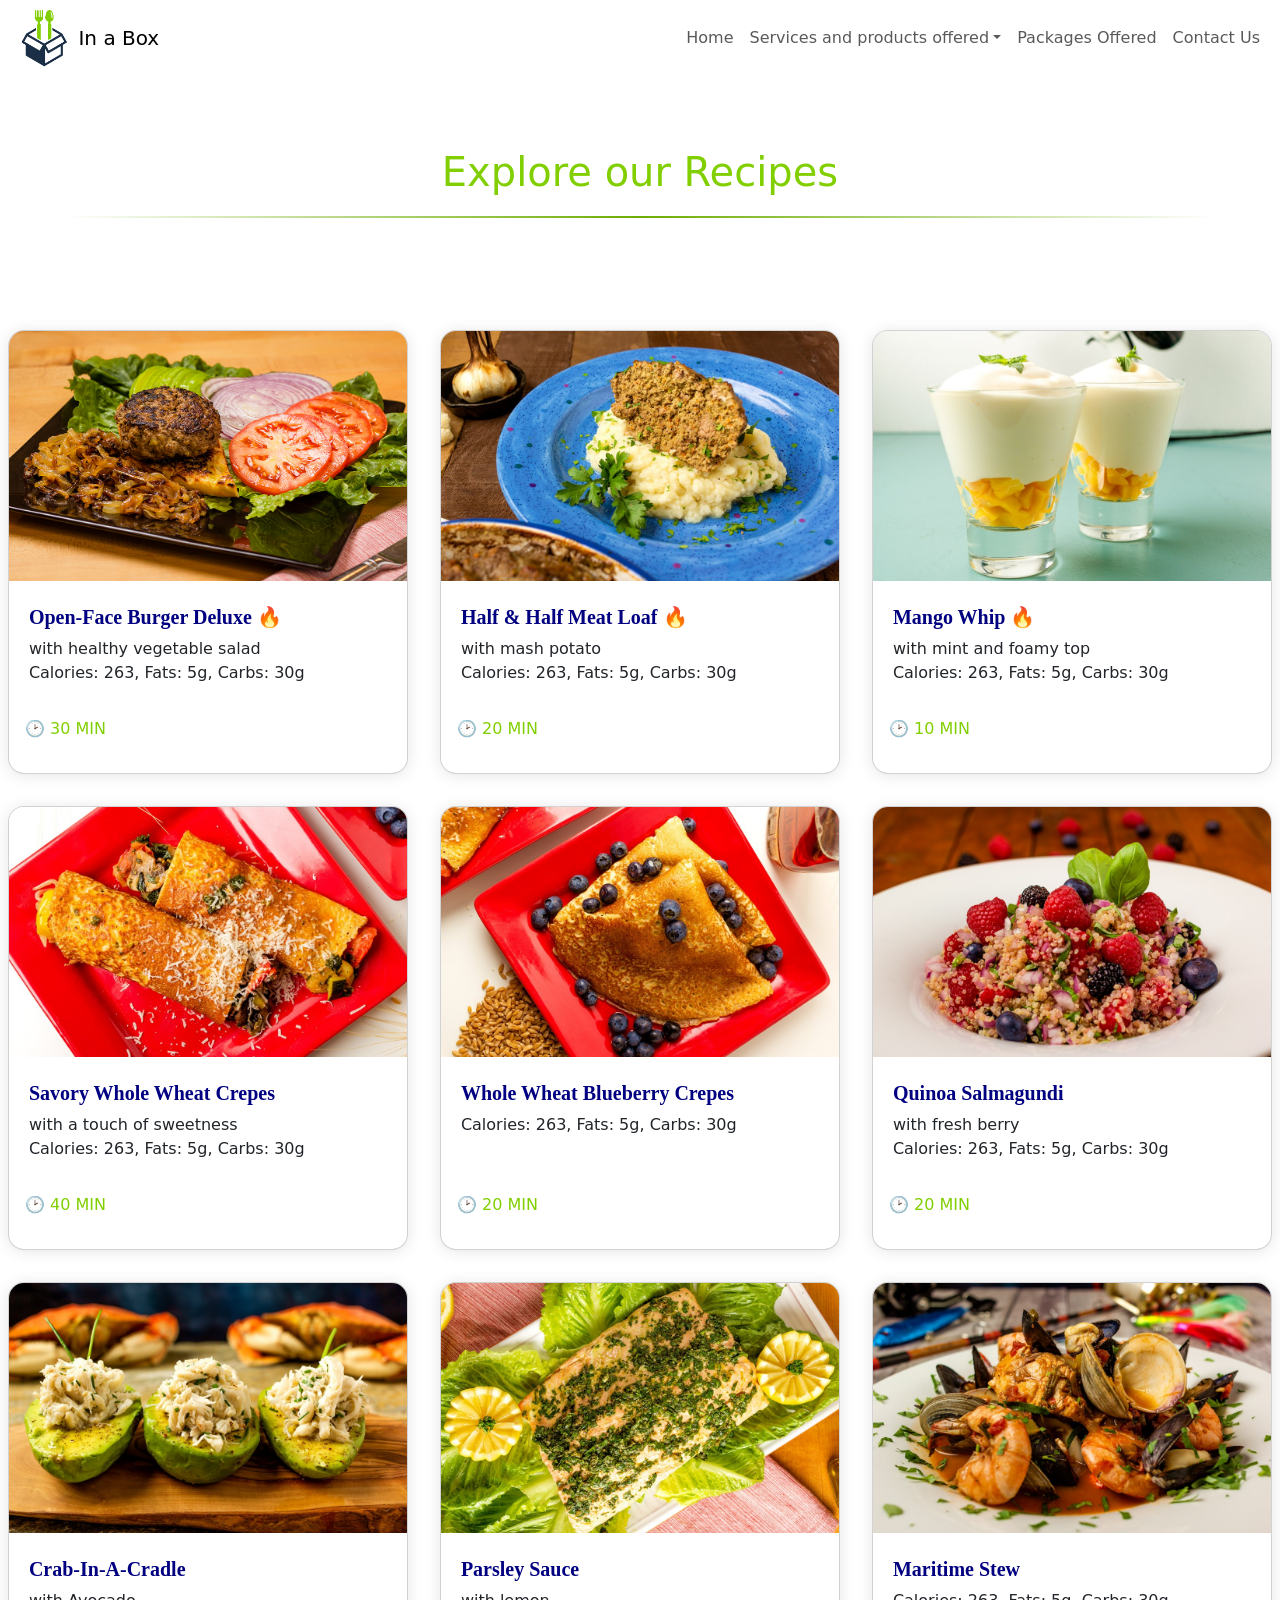
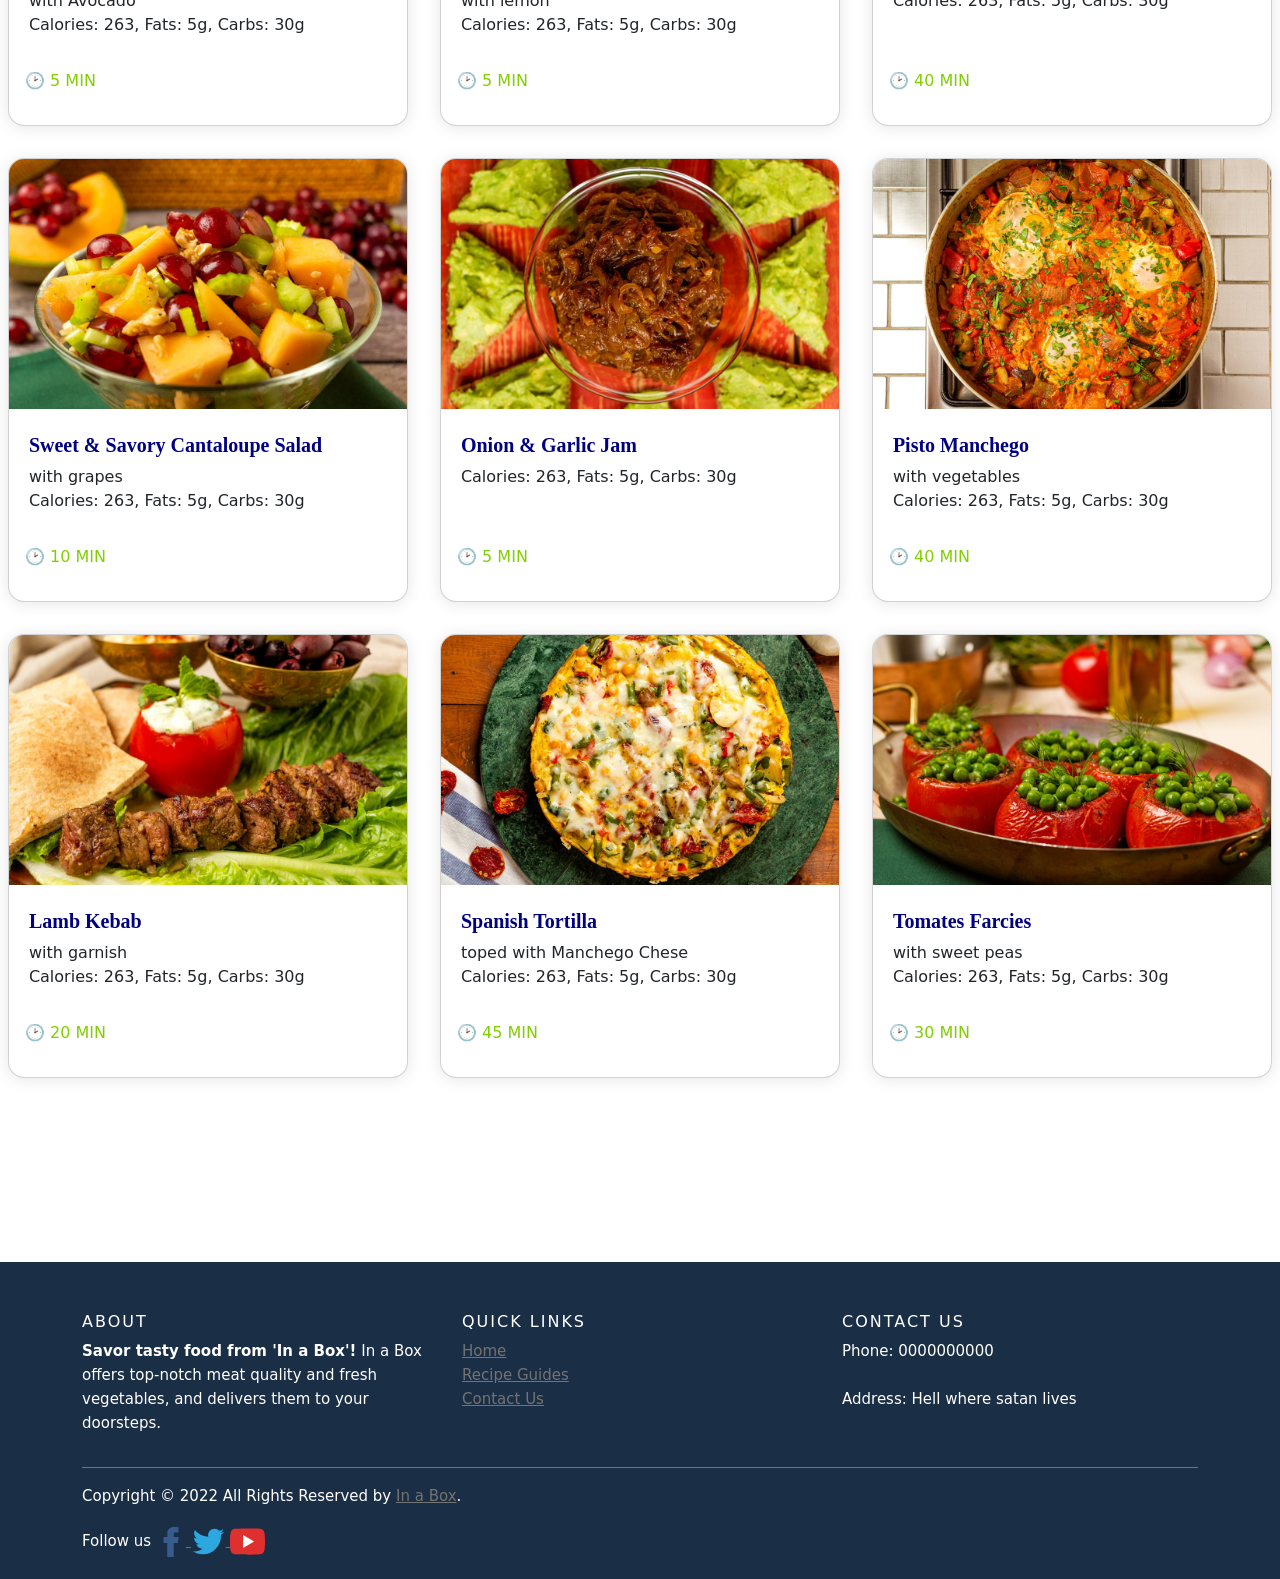
<file: recipe guides.html>
<!DOCTYPE html>
<html lang="en">
<head>
  <link rel="shortcut icon" href="img\favicon.ico" type="image/x-icon" style="max-width: 500px">
  <title>In a Box - Recipe Guide</title>
  <meta charset="utf-8">
  <meta name="viewport" content="width=device-width, initial-scale=1">
  <link rel="stylesheet" href="footer.css">
  <link href="https://cdn.jsdelivr.net/npm/bootstrap@5.1.2/dist/css/bootstrap.min.css" rel="stylesheet">
  <script src="https://cdn.jsdelivr.net/npm/bootstrap@5.1.2/dist/js/bootstrap.bundle.min.js"></script>
<style type="text/css">
  @import url("https://fonts.googleapis.com/css2?family=Quicksand:wght@300..700&display=swap");




.divider
{
  position: relative;
  margin-top: 20px;
  height: 50px;
}

.div-transparent:before
{
  content: "";
  position: absolute;
  top: 0;
  left: 5%;
  right: 5%;
  width: 90%;
  height: 2px;
  background-image: linear-gradient(to right, transparent, #6dad03, transparent);
}
*,
*::before,
*::after {
  box-sizing: border-box;
  padding: 0;
  margin: 0;
}

.card-container {
  display: flex;
  flex-wrap: wrap;
  justify-content: center;
  max-width: 1800px;
  margin-block: 1rem;
  gap: 2rem;
}


img {
  max-width: 100%;
  display: block;
  object-fit: cover;
}

.card {
  display: flex;
  flex-direction: column;
  width: clamp(25rem, calc(25rem + 2vw), 25rem);
  overflow: hidden;
  box-shadow: 0 .1rem 1rem rgba(0, 0, 0, 0.1);
  border-radius: 1em;
  background: white;
}

.card__footer {
  display: flex;
  padding: 1rem;
  margin-top: auto;
}
.card__header{
  font-family:'Apple Chancery';
  color: navy;
  font-weight: bolder;
}

.btn {
  background-color: #99cc00;
  border: none;
  color: white;
  padding: 0.5rem 6rem;
  text-align: center;
  font-size: 16px;
  margin: auto;
  transition: 0.3s;
}

.btn:hover {
  background-color: #1a2e46;
  color: white;
}
/* Create two equal columns that floats next to each other */
.column {
  float: left;
  width: 50%;
  padding: 10px;
}

/* Clear floats after the columns */
.row:after {
  content: "";
  display: table;
  clear: both;
}
.h1 {
  color: green;
}

@media screen and (max-width: 600px) {
  .column {
    width: 100%;
  }
}

</style>

</head>
<!--backgroundcolor-->
<body style="background: #ffffff;
background: linear-gradient(to right, #FFFFFF);">


 <!--- navbar start --->
<nav class="navbar navbar-expand-lg navbar-light">

    <div class="container-fluid">
      <img src="img\logo.png" style="max-width: 100%; max-height: 60px" >
    <a class="navbar-brand" href="index.html">In a Box</a>
    <button class="navbar-toggler" type="button" data-bs-toggle="collapse" data-bs-target="#navColor01" aria-controls="navColor01" aria-expanded="false" aria-label="Toggle navigation">
      <span class="navbar-toggler-icon"></span>
    </button>

    <div class="collapse navbar-collapse" id="navColor01">
      <ul class="navbar-nav ms-auto">
        <li class="nav-item active">
          <a class="nav-link" href="index.html">Home
            <span class="visually-hidden">(current)</span>
          </a>
        </li>
        <li class="nav-item dropdown">
          <a class="nav-link dropdown-toggle" data-bs-toggle="dropdown" href="#" role="button" aria-haspopup="true" aria-expanded="false">Services and products offered</a>
          <div class="dropdown-menu">
            <a class="dropdown-item" href="recipe guides.html">Recipe guides</a>
            <div class="dropdown-divider"></div>
           <a class="dropdown-item" href="bake at home set.html">Bake at Home Sets</a>
            <div class="dropdown-divider"></div>
           <a class="dropdown-item" href="ingredients.html">Ingredients</a>
            <div class="dropdown-divider"></div> 
            <a class="dropdown-item" href="other items.html">Other items</a>
      </div>
        </li>
          <li class="nav-item">
          <a class="nav-link" href="packages offered.html">Packages Offered</a>
        </li>
        <li class="nav-item">
          <a class="nav-link" href="contact.html">Contact Us</a>
        </li>
      </ul>
 </div>
 </div>
 </nav>
 <!--- navbar end --->
 
   <!-- Sign Up Modal -->
<div class="modal fade" id="myModal">
  <div class="modal-dialog">
    <div class="modal-content">

      <!-- Modal Header -->
      <div class="modal-header">
        <h4 class="modal-title">Sign Up
</h4>
        <button type="button" class="btn-close" data-bs-dismiss="modal"></button>
      </div>
    
      <!-- Modal body -->
      <div class="modal-body">
<form>

<div class="mb-3 mt-3">
    <label for="name" class="form-label">Full Name:</label>
    <input type="text" class="form-control" id="name" name="name" placeholder="Enter your full name">
  </div>

  <div class="mb-3 mt-3">
    <label for="username" class="form-label">Username:</label>
    <input type="text" class="form-control" id="username" name="username" placeholder="Enter your  username">
  </div>


<div class="mb-3 mt-3">
    <label for="phone" class="form-label">Mobile Number:</label>
    <input type="tel" class="form-control" id="phone"  name="phone" placeholder="Enter your moblie number">
  </div>



<div class="mb-3 mt-3">
    <label for="email" class="form-label">Email:</label>
    <input type="email" class="form-control" id="email" placeholder="Enter your email" name="email">
  </div>


<div>
<label for="password">Password:</label>
<input type="password" name="password" class="form-control" id="password" placeholder="Enter your password" name="password">
</div>
<br>
<div>
<label for="password">Confirm Password:</label>
<input type="password" name="cpassword" class="form-control" id="cpassword" placeholder="Confirm your password" name="cpassword">
</div>
<br>

<div class="container-fluid" align="center">
<button type="submit" class="btn btn-dark">Sign Up</button>
<br><b>or</b><br>
<a href="#">Sign In</a>
</div>
</form>
      </div>

    </div>
  </div>
</div>
<!-- Open-Face Burger Deluxe Recipe Modal -->
<div class="modal fade" id="myModal1">
  <div class="modal-dialog modal-xl">
    <div class="modal-content">

      <!-- Modal Header -->
      <div class="modal-header">
        <div class="container-fluid">
        <h5 class="modal-title" style="color: navy; font-family: 'Apple Chancery'; font-weight: bolder;">Open-Face Burger Deluxe</h5>
        <p>with healthy vegetable salad</p>
        </div>
        <button type="button" class="btn-close" data-bs-dismiss="modal"></button>
      </div>
    
      <!-- Modal body -->
      <div class="modal-body">
        <p>
        <b>INGREDIENTS</b><br>
            &#9656 1 lb 93% lean ground beef<br>
            &#9656 3 medium onions<br>
            &#9656 1 Tbsp capers<br>
            &#9656 1 dill pickle<br>
            &#9656 1 tsp Dijon mustard<br>
            &#9656 2 garlic cloves<br>
            &#9656 1 Tbsp fresh bread crumbs<br>
            &#9656 2 Tbsp olive oil<br>
            &#9656 fresh ground black pepper<br>
            &#9656 1 slice of toasted baguette<br>
            &#9656 1 large tomato<br>
            &#9656 1 ripe avocado<br>
            &#9656 romaine lettuce leaves<br>

<b>INSTRUCTIONS</b><br>
&#10112 Slice two of the onions lengthwise into thin strips and place in a medium saute pan, over medium-low heat with 1 tablespoon of olive oil. Partially cover with aluminum foil. The foil traps some of the moisture during cooking, but not all. This allows the onions to caramelize without burning and end up sweet, tender and deep amber in color. Reserve the onions to be served warm as a garnish with the burgers.<br>
&#10113 Grate one onion, mince garlic, finely chop pickles, finely chop capers and combine in a mixing bowl with the extra lean ground beef, mustard, black pepper, I tablespoon of olive oil and black pepper. Mix thoroughly and form into four plump patties.<br>
&#10114 Grill or pan fry burgers over medium heat to a doneness of medium-rare. or at the most medium. Well-done burgers will dry out. A little pink should still show. Also, extra low-fat burgers cook quickly, so keep on eye on them.<br>
&#10115 Toast one slice of baguette or sourdough and place on a plate already garnished with tender leaves of romaine, avocado and tomato slices. Serve the burger on the toast, open-face, with the caramelized onions alongside, or smothering the burger patty. These are a somewhat healthier and more sophisticated substitute for French fries.<br>
<b>RECIPE NOTES</b><br>
Do not add salt to this recipe! The capers, pickle and mustard already contain ample sodium and impart a lovely flavor accent to the meat.
        </p>
      </div>
      <div class="modal-footer">
        <div class="container-fluid" align="center">
<button type="button" class="btn btn-dark">Start Cooking</button>
<br>
</div>
      </div>
    </div>
  </div>
</div>
<!-- Half & Half Meat Loaf Recipe Modal -->
<div class="modal fade" id="myModal2">
  <div class="modal-dialog modal-xl">
    <div class="modal-content">

      <!-- Modal Header -->
      <div class="modal-header">
        <div class="container-fluid">
        <h5 class="modal-title" style="color: navy; font-family: 'Apple Chancery'; font-weight: bolder;">Half & Half Meat Loaf</h5>
        <p>with mash potato</p>
        </div>
        <button type="button" class="btn-close" data-bs-dismiss="modal"></button>
      </div>
    
      <!-- Modal body -->
      <div class="modal-body">
        <p>
        <b>INGREDIENTS</b><br>
            &#9656 .75 lb 7% Fat Ground Beef<br>
            &#9656 .75 lb 7% Fat Ground Pork<br>
            &#9656 1 ea onion<br>
            &#9656 2 ea Celery Stalks<br>
            &#9656 1 ea Carrot<br>
            &#9656 1 cup Brown Mushrooms (for extra meat texture)<br>
            &#9656 5 ea garlic cloves<br>
            &#9656 2 Tbsp olive oil<br>
            &#9656 .5 tsp salt<br>
            &#9656 .5 tsp black pepper<br>

<b>INSTRUCTIONS</b><br>
&#10112 Clean and chop the onion, celery, carrot, garlic and mushroom. Combine all the vegetable ingredients in a food processor and pulse to a consistency of coarse damp sand.<br>
&#10113 In a large mixing bowl, combine the beef and pork, along with the processed vegetables, olive oil and seasonings. Mix thoroughly by hand. Then form the mixture into an oiled loaf pan or casserole. Place in a 375 degree oven for 30 to 40 minutes.<br>
&#10114 Remove meatloaf from oven. Pour oﬀ and reserve the lean, low-fat pan liquor as a light, broth-like gravy. Let the meatloaf stand and rest for a few minutes before cutting and serving with potato/cauliﬂower mash. Drizzle with the pan liquor as desired.<br>
<b>RECIPE NOTES</b><br>
This stick-to-your-ribs dish offers reduced saturated fat and calories thanks to the use of very low-fat ground meat and a medley of aromatic vegetables in almost equal quantity. Served over a healthy dollop of our half & half potato/cauliﬂower mash, it’s extremely ‘comfortable’ comfort food!
        </p>
      </div>
      <div class="modal-footer">
        <div class="container-fluid" align="center">
<button type="button" class="btn btn-dark">Start Cooking</button>
<br>
</div>
      </div>
    </div>
  </div>
</div>
<!-- Mango Whip Recipe Modal -->
<div class="modal fade" id="myModal3">
  <div class="modal-dialog modal-xl">
    <div class="modal-content">

      <!-- Modal Header -->
      <div class="modal-header">
        <div class="container-fluid">
        <h5 class="modal-title" style="color: navy; font-family: 'Apple Chancery'; font-weight: bolder;">Mango Whip</h5>
        <p>with mint and foamy top</p>
        </div>
        <button type="button" class="btn-close" data-bs-dismiss="modal"></button>
      </div>
    
      <!-- Modal body -->
      <div class="modal-body">
        <p>
        <b>INGREDIENTS</b><br>
            &#9656 2 ea Ripe Mangoes<br>
            &#9656 1 cup Non-Fat Evaporated Milk<br>
            &#9656 6 sprigs fresh mint<br>

<b>INSTRUCTIONS</b><br>
&#10112 Pre-chill both the whole mangoes and the evaporated milk.<br>
&#10113 Peel and dice the mangoes into small cubes. Place most of the diced mango in a blender or food processor and puree to a smooth, silky consistency. Reserve a small portion of the diced mango for garnish.<br>
&#10114 Pour the pre-chilled, non-fat evaporated milk into a pre-chilled mixing bowl and whip at medium-high speed to the consistency of semi-stiﬀ peaks.<br>
&#10115 At this stage, gently add the mango puree and mix on slow speed for about 30 seconds, incorporating the two ingredients thoroughly. This step may also be done by hand, folding the mango puree into the whipped milk for a ﬁrmer overall consistency.<br>
&#10116 Place a small portion of the reserved, diced mango in the bottom of each individual serving glass. They spoon in the Mango Whip. Chill the ﬁlled glasses for at least 15minutes before serving. Garnish with a small sprig of mint.<br>
<b>RECIPE NOTES</b><br>
This super light, incredibly easy dessert recipe consists of just 2 ingredients, contains no saturated fat and no added sugar, yet it’s subtly, pleasantly sweet thanks to the ripe mango.
        </p>
      </div>
      <div class="modal-footer">
        <div class="container-fluid" align="center">
<button type="button" class="btn btn-dark">Start Cooking</button>
<br>
</div>
      </div>
    </div>
  </div>
</div>

<!-- Savory Whole Wheat Crepes Recipe Modal -->
<div class="modal fade" id="myModal4">
  <div class="modal-dialog modal-xl">
    <div class="modal-content">

      <!-- Modal Header -->
      <div class="modal-header">
        <div class="container-fluid">
        <h5 class="modal-title" style="color: navy; font-family: 'Apple Chancery'; font-weight: bolder;">Savory Whole Wheat Crepes</h5>
        <p>with a touch of sweetness</p>
        </div>
        <button type="button" class="btn-close" data-bs-dismiss="modal"></button>
      </div>
    
      <!-- Modal body -->
      <div class="modal-body">
        <p>
        <b>INGREDIENTS</b><br>
            &#9656 2 ea Eggs<br>
            &#9656 1.25 cups Milk<br>
            &#9656 1 Tbsp All Purpose Flour<br>
            &#9656 1 Tbsp Whole Wheat Flour<br>
            &#9656 2 Tbsp Melted Butter<br>
            &#9656 1 ea zucchini<br>
            &#9656 .5 ea onion<br>
            &#9656 2 ea garlic cloves<br>
            &#9656 .5 cup Tomato (coarse chopped)<br>
            &#9656 .5 cup Mushrooms (coarse chopped)<br>
            &#9656  1 Tbsp olive oil<br>
            &#9656 1 pinch Rosemary<br>
            &#9656 1 pinch salt<br>
            &#9656 freshly ground black pepper<br>

<b>INSTRUCTIONS</b><br>
&#10112 Combine the eggs, milk, ﬂour and melted butter in a blender or mixing bowl. Blend ingredients thoroughly to the consistency of thin but viscous (pourable) batter. No lumps please!<br>
&#10113 Bring a heavy, well seasoned cast iron pan up to medium high heat. A heavy, non-stick aluminum pan will work, but not as well as cast iron. The pan should be big enough to make a crepe the size of a large dinner plate. The pan must be piping hot to create the appetizing brown lace eﬀect of a good crepe. And be prepared to sacriﬁce the ﬁrst one to the pancake gods. It happens to the best of us!<br>
&#10114 Lightly butter the hot pan, then immediately pour in a small ladle of crepe batter (approx. 1/4 cup) rapidly tilting and rotating so it thinly coats the bottom. If an empty spot remains, it’s okay to pour in a bit more batter to ﬁll the gap, but do it rapidly!<br>
&#10115 After approximately 30 to 40 seconds, it’s time to ﬂip. Run a thin spatula all the way around the rim of the crepe… work it underneath… lift and ﬂip to cook for another 20 seconds, at most, on the other side. It’s not absolutely necessary to cook the crepe on both sides, but it’s nice to give the second side a light browning too.<br>
&#10116 When a crepe is nicely brown, remove it to a cutting board, or plate to cool. Once slightly cooled they can be stacked to await immediate use. The batter should make about 8 crepes. Extras can be stored in a self-sealing plastic bag and refrigerated, or frozen, for future use.<br>
&#10117 For the savory vegetable ﬁlling, start by mincing the fresh garlic and coarsely chopping all the vegetables. I like rugged chunks, but you can chop the veg more ﬁnely for a more delicate presentation if you wish.<br>
&#10118 In a sauté pan, over medium heat, add the olive oil, the chopped vegetables, rosemary and salt and pepper. Cook to a loose consistency, much like a ratatouille, retaining some of the juices from the vegetables in the pan. Don’t cook until dry. Add a little water if/as needed during cooking.<br>
&#10119 To assemble the savory crepes, place one crepe on a plate, ﬁrst-cooked side down because it’s browner and more visually appetizing. Fill crepe with an appropriate portion of the sautéed vegetables, roll and serve. Top with extra sautéed vegetables if desired.<br>
<b>RECIPE NOTES</b><br>
The pan temperature is critical to getting a beautifully laced, golden brown crepe. It must be almost smoking hot. This is why a cast iron pan is best!
        </p>
      </div>
      <div class="modal-footer">
        <div class="container-fluid" align="center">
<button type="button" class="btn btn-dark">Start Cooking</button>
<br>
</div>
      </div>
    </div>
  </div>
</div>
<!-- Whole Wheat Blueberry Crepes Recipe Modal -->
<div class="modal fade" id="myModal5">
  <div class="modal-dialog modal-xl">
    <div class="modal-content">

      <!-- Modal Header -->
      <div class="modal-header">
        <div class="container-fluid">
        <h5 class="modal-title" style="color: navy; font-family: 'Apple Chancery'; font-weight: bolder;">Whole Wheat Blueberry Crepes</h5>

        </div>
        <button type="button" class="btn-close" data-bs-dismiss="modal"></button>
      </div>
    
      <!-- Modal body -->
      <div class="modal-body">
        <p>
        <b>INGREDIENTS</b><br>
            &#9656 2 ea Eggs
            &#9656 1.25 cups Milk
            &#9656 1 Tbsp All Purpose Flour
            &#9656 1 Tbsp Whole Wheat Flour
            &#9656 2 Tbsp Melted Butter
            &#9656 1 cup Blueberries
            &#9656 2 oz Real Maple Syrup<br>

<b>INSTRUCTIONS</b><br>
&#10112 Combine the eggs, milk, ﬂour and melted butter in a blender or mixing bowl. Blend ingredients thoroughly to the consistency of thin but viscous (pourable) batter. No lumps please!<br>
&#10113 Bring a heavy, well seasoned cast iron pan up to medium high heat. A heavy, non-stick aluminum pan will work, but not as well as cast iron. The pan should be big enough to make a crepe the size of a large dinner plate. The pan must be piping hot to create the appetizing brown lace eﬀect of a good crepe. And be prepared to sacriﬁce the ﬁrst one to the pancake gods. It happens to the best of us!<br>
&#10114 Lightly butter the hot pan, then immediately pour in a small ladle of crepe batter (approx. 1/4 cup) rapidly tilting and rotating so it thinly coats the bottom. If an empty spot remains, it’s okay to pour in a bit more batter to ﬁll the gap, but do it rapidly!<br>
&#10115 After approximately 30 to 40 seconds, it’s time to ﬂip. Run a thin spatula all the way around the rim of the crepe… work it underneath… lift and ﬂip to cook for another 20 seconds, at most, on the other side. It’s not absolutely necessary to cook the crepe on both sides, but it’s nice to give the second side a light browning too.<br>
&#10116 When a crepe is nicely brown, remove it to a cutting board, or plate to cool. Once slightly cooled they can be stacked to await immediate use. The batter should make about 8 crepes. Extras can be stored in a self-sealing plastic bag and refrigerated, or frozen, for future use.<br>
&#10117 To assemble the sweet Maple & Blueberry Crepes, select the last cooked, still warm crepes, fold length-wise the way Scandinavians do, or in quarters, which is typically French. Arrange on a plate, drizzle with a tiny bit of real maple syrup and garnish with blueberries. Strawberries are another option! Because the crepes are thin and dense, unlike thick, spongy, American ﬂapjacks, you need far less syrup to satisfy your sweet tooth and keep your doctor happy about your A1c level. A half ounce per serving is plenty.<br>
<b>RECIPE NOTES</b><br>
The pan temperature is critical to getting a beautifully laced, golden brown crepe. It must be almost smoking hot. This is why a cast iron pan is best!
        </p>
      </div>
      <div class="modal-footer">
        <div class="container-fluid" align="center">
<button type="button" class="btn btn-dark">Start Cooking</button>
<br>
</div>
      </div>
    </div>
  </div>
</div>
<!-- Fresh Berry & Quinoa Salmagundi -->
<div class="modal fade" id="myModal6">
  <div class="modal-dialog modal-xl">
    <div class="modal-content">

      <!-- Modal Header -->
      <div class="modal-header">
        <div class="container-fluid">
        <h5 class="modal-title" style="color: navy; font-family: 'Apple Chancery'; font-weight: bolder;">Quinoa Salmagundi</h5>
          <p>with fresh berry</p>
        </div>
        <button type="button" class="btn-close" data-bs-dismiss="modal"></button>
      </div>
    
      <!-- Modal body -->
      <div class="modal-body">
        <p>
        <b>INGREDIENTS</b><br>
            &#9656 1 cup Quinoa (pre-cooked and cooled)<br>
            &#9656 1 cup Fresh Raspberries<br>
            &#9656 .5 cup Fresh Blackberries<br>
            &#9656 .5 cup Fresh Blueberries<br>
            &#9656 .25 cup Shallot or Mild Red onion (minced)<br>
            &#9656 1 ea lemon<br>
            &#9656 .25 cup Fresh Basil (cut into fine ribbons)<br>

<b>INSTRUCTIONS</b><br>
&#10112 Combine berries and cooked/cooled quinoa in a mixing bowl.<br>
&#10113 Finely mince and add onion.<br>
&#10114 Add juice of lemon.<br>
&#10115 Chiﬀonade the basil and add to mixture. Toss thoroughly and serve.<br>
<b>RECIPE NOTES</b><br>
The pan temperature is critical to getting a beautifully laced, golden brown crepe. It must be almost smoking hot. This is why a cast iron pan is best!
        </p>
      </div>
      <div class="modal-footer">
        <div class="container-fluid" align="center">
<button type="button" class="btn btn-dark">Start Cooking</button>
<br>
</div>
      </div>
    </div>
  </div>
</div>
<!-- Crab-In-A-Cradle -->
<div class="modal fade" id="myModal7">
  <div class="modal-dialog modal-xl">
    <div class="modal-content">

      <!-- Modal Header -->
      <div class="modal-header">
        <div class="container-fluid">
        <h5 class="modal-title" style="color: navy; font-family: 'Apple Chancery'; font-weight: bolder;">Crab-In-A-Cradle</h5>
          <p>with avocado</p>
        </div>
        <button type="button" class="btn-close" data-bs-dismiss="modal"></button>
      </div>
    
      <!-- Modal body -->
      <div class="modal-body">
        <p>
        <b>INGREDIENTS</b><br>
            &#9656 1 ea Large Avocado
            &#9656 4 oz Lump Crab Meat
            &#9656 1 tsp Fresh Chive (chopped)
            &#9656 1 ea lemon
            &#9656 1 pinch salt
            &#9656 2 pinch freshly ground black pepper<br>

<b>INSTRUCTIONS</b><br>
&#10112 In a bowl, shred and ﬂuﬀ 4 oz. of crab meat with a fork. Add the chopped chive. Add the juice from half the lemon. Add one or two grinds of black pepper. Toss the ingredients gently.<br>
&#10113 Split, pit and peel the avocado. Slice oﬀ and ﬂatten a thin portion of the round bottom of each avocado half so they sit stably on a salad plate. Dowse the avocado with juice of half the lemon to keep the avocado bright and green. Season the cavities with a tiny pinch of salt and pepper.<br>
&#10114 Fill each avocado half with 2 oz. of the seasoned crab meat mixture. “Pick” out the crab meat with a toothpick so the shreds stand out a little for better presentation. Garnish with extra chive and lemon wedge to serve.<br>
<b>RECIPE NOTES</b><br>
This Crab-In-A-Cradle recipe is light, bright and delicious, high in healthy fats, lean protein and surprisingly high in ﬁber. Just keep the added salt to a bare minimum because both fresh-cooked and canned crab is moderately high in sodium. That’s why just a 2oz. serving is recommended for each avocado half.
        </p>
      </div>
      <div class="modal-footer">
        <div class="container-fluid" align="center">
<button type="button" class="btn btn-dark">Start Cooking</button>
<br>
</div>
      </div>
    </div>
  </div>
</div>
<!-- Parsley Sauce -->
<div class="modal fade" id="myModal8">
  <div class="modal-dialog modal-xl">
    <div class="modal-content">

      <!-- Modal Header -->
      <div class="modal-header">
        <div class="container-fluid">
        <h5 class="modal-title" style="color: navy; font-family: 'Apple Chancery'; font-weight: bolder;">Parsley Sauce</h5>

        </div>
        <button type="button" class="btn-close" data-bs-dismiss="modal"></button>
      </div>
    
      <!-- Modal body -->
      <div class="modal-body">
        <p>
        <b>INGREDIENTS</b><br>
            &#9656 .5 ea lemon<br>
            &#9656 4 Tbsp olive oil<br>
            &#9656 .5 cup flat leaf parsley (chopped)<br>
            &#9656 1 tsp capers (chopped)<br>
            &#9656 1 pinch freshly ground black pepper<br>

<b>INSTRUCTIONS</b><br>
&#10112 In a spacious mixing bowl, combine and emulsify the lemon juice and olive oil.<br>
&#10113 Finely chop the fresh parsley and capers. Add both to the lemon/oil mix. Sprinkle with freshly ground black pepper. Combine thoroughly and serve over roasted or grilled chicken or ﬁsh for a bright, brisk, fresh ﬂavor enhancement.<br>
<b>RECIPE NOTES</b><br>
This simple and extremely tasty, no-cook sauce contains only heart healthy olive oil instead of saturated animal fat, and just a hint of sodium from the chopped capers. The bite of lemon and pepper, plus the freshness of the parsley, eliminates the need to add any extra salt.
        </p>
      </div>
      <div class="modal-footer">
        <div class="container-fluid" align="center">
<button type="button" class="btn btn-dark">Start Cooking</button>
<br>
</div>
      </div>
    </div>
  </div>
</div>
<!-- Maritime Stew -->
<div class="modal fade" id="myModal9">
  <div class="modal-dialog modal-xl">
    <div class="modal-content">

      <!-- Modal Header -->
      <div class="modal-header">
        <div class="container-fluid">
        <h5 class="modal-title" style="color: navy; font-family: 'Apple Chancery'; font-weight: bolder;">Maritime Stew</h5>

        </div>
        <button type="button" class="btn-close" data-bs-dismiss="modal"></button>
      </div>
    
      <!-- Modal body -->
      <div class="modal-body">
        <p>
        <b>INGREDIENTS</b><br>
            &#9656 2 Tbsp olive oil<br>
            &#9656 1 ea Anchovy Fillet<br>
            &#9656 1 ea onion (coarse dice)<br>
            &#9656 4 ea garlic cloves<br>
            &#9656 2 ea Celery Stalks (coarse dice)<br>
            &#9656 .5 ea fennel bulb (coarse dice)<br>
            &#9656 1 ea Red chile<br>
            &#9656 1 cup dry white wine<br>
            &#9656 1 cup Clam Juice<br>
            &#9656 1 ea 28oz Can of Tomatoes (no sodium)<br>
            &#9656 1 qt water (as needed)<br>
            &#9656 1 Tbsp thyme<br>
            &#9656 .25 cup parsley (chopped)<br>
            &#9656 .25 tsp freshly ground black pepper<br>
            &#9656 1 lb Whole Clams <br>
            &#9656 1 lb Fresh Mussels<br>
            &#9656 1 lb Crab Legs (or whole crab)<br>
            &#9656 1 lb Large Shrimp<br>
            &#9656 1 ea Red Snapper<br>

<b>INSTRUCTIONS</b><br>
&#10112 Mince garlic. Finely mince red chili. Coarsely dice the onion, celery and fennel. Chop or smash anchovy.<br>
&#10113 In a large, heavy-bottomed stockpot, Dutch oven or deep casserole, combine olive oil, anchovy, garlic and chili. Stir and sizzle for a minute, then add vegetables and sauté for a further few minutes.<br>
&#10114 Add wine, clam juice and no-salt-added crushed tomatoes. Add fresh thyme, parsley and black pepper. Stir and let cook over low heat for 15 minutes until contents simmer..<br>
&#10115 Increase heat and add all seafood. Cook until clams and mussels begin to open, while crab and shrimp shells blush red. At this point settle the shell ﬁsh in the pot so broth pools at top of pot. Reduce heat to low. Settle the cut chunks of the snapper in the broth. Do not stir the pot at this point. Cover pot and allow snapper to poach intact. And feel free to leave out the head and tail if you’re squeamish. They add ﬂavor, but are not mandatory.<br>
&#10116 Serve stew in a bowl and be prepared to do some work with your ﬁngers and shell crackers… but it’s worth it!<br>
<b>RECIPE NOTES</b><br>
This nutritious and mouth-watering seafood recipe, loaded with lean protein and healthy omega3-rich fats, is fairly expensive if done in large quality with all the shellﬁsh ingredients. However, it easily adapts to fewer diners and a more modest pocketbook. Just reduce all ingredient proportions and eliminate the crab, plus one of the mollusks, either the clams or mussels.
        </p>
      </div>
      <div class="modal-footer">
        <div class="container-fluid" align="center">
<button type="button" class="btn btn-dark">Start Cooking</button>
<br>
</div>
      </div>
    </div>
  </div>
</div>
<!-- Sweet & Savory Cantaloupe Salad -->
<div class="modal fade" id="myModal10">
  <div class="modal-dialog modal-xl">
    <div class="modal-content">

      <!-- Modal Header -->
      <div class="modal-header">
        <div class="container-fluid">
        <h5 class="modal-title" style="color: navy; font-family: 'Apple Chancery'; font-weight: bolder;">Sweet & Savory Cantaloupe Salad</h5>
        <p>with grapes</p>
        </div>
        <button type="button" class="btn-close" data-bs-dismiss="modal"></button>
      </div>
    
      <!-- Modal body -->
      <div class="modal-body">
        <p>
        <b>INGREDIENTS</b><br>
            &#9656 2 cups Cantaloupe (diced)<br>
            &#9656 1 cup red flame grapes<br>
            &#9656 1 ea Celery Stalk<br>
            &#9656 .5 cup Walnuts (coarsely chopped)<br>
            &#9656 .5 ea lemon<br>
            &#9656 1 tsp honey<br>
            &#9656 1 pinch freshly ground black pepper<br>

<b>INSTRUCTIONS</b><br>
&#10112 Dice cantaloupe into coarse chunks. De-stem and cut any larger grapes in half. Keep smaller grapes whole. Coarsely chop celery. Combine all fruit, veg and nuts in mixing bowl.<br>
&#10113 Squeeze juice of half a lemon over other ingredients. Add the honey and pepper. Toss gently but thoroughly and serve.<br>

<b>RECIPE NOTES</b><br>
Fresh ripe cantaloupe, seedless red ﬂame grape, celery and walnut salad. It’s refreshingly sweet and savory, crisp and crunchy, high in vitamin C, Beta Carotene, Lycopene and Omega 3’s. Yum!
        </p>
      </div>
      <div class="modal-footer">
        <div class="container-fluid" align="center">
<button type="button" class="btn btn-dark">Start Cooking</button>
<br>
</div>
      </div>
    </div>
  </div>
</div>
<!-- Onion & Garlic Jam -->
<div class="modal fade" id="myModal11">
  <div class="modal-dialog modal-xl">
    <div class="modal-content">

      <!-- Modal Header -->
      <div class="modal-header">
        <div class="container-fluid">
        <h5 class="modal-title" style="color: navy; font-family: 'Apple Chancery'; font-weight: bolder;">Onion & Garlic Jam</h5>

        </div>
        <button type="button" class="btn-close" data-bs-dismiss="modal"></button>
      </div>
    
      <!-- Modal body -->
      <div class="modal-body">
        <p>
        <b>INGREDIENTS</b><br>
            &#9656 4 ea Yellow Onions<br>
            &#9656 6 ea garlic cloves<br>
            &#9656 3 Tbsp olive oil<br>
            &#9656 1 pinch salt<br>
            &#9656 1 pinch black pepper<br>
            &#9656 1 cup water<br>

<b>INSTRUCTIONS</b><br>
&#10112 Skin and cut onions into thin lengthwise slices.<br>
&#10113 Peel, mash and mince garlic.<br>
&#10114 In a large, deep-sided frying pan, sauté the onions and garlic in olive oil over medium high heat for 3 to 5 minutes, uncovered, to start browning.<br>
&#10115 Reduce heat to very low and cook onions for approximately 1 hour, using a “ﬂoating lid” made of shaped aluminum foil and designed to sink down below the rim of the pan to partially retain moisture as the onions slowly caramelize. Using a regular tight-ﬁtting lid traps nearly all moisture so that the onions do not caramelize as well. Stir and turn onions occasionally, re- spreading across pan for maximum contact with heat source and continue cooking low and slow until all the onions become amber-brown and jammy. Add a little water if or when necessary.<br>
&#10116 Serve at room temperature. Extra onion jam stores well in the refrigerator.<br>
<b>RECIPE NOTES</b><br>
This ultimately sweet and savory ‘Jam’ features no added sugar, just the naturally earthy sweetness of caramelized onion, and is a superb condiment to compliment a hamburger, as a topping for meatloaf, instead of sugary ketchup, as a superb base spread for various party hors d’oeuvres, or as an added ingredient to various soups and stews. It has myriad excellent and delicious uses!
        </p>
      </div>
      <div class="modal-footer">
        <div class="container-fluid" align="center">
<button type="button" class="btn btn-dark">Start Cooking</button>
<br>
</div>
      </div>
    </div>
  </div>
</div>
<!-- Pisto Manchego -->
<div class="modal fade" id="myModal12">
  <div class="modal-dialog modal-xl">
    <div class="modal-content">

      <!-- Modal Header -->
      <div class="modal-header">
        <div class="container-fluid">
        <h5 class="modal-title" style="color: navy; font-family: 'Apple Chancery'; font-weight: bolder;">Pisto Manchego</h5>
        <p>with vegetables</p>
        </div>
        <button type="button" class="btn-close" data-bs-dismiss="modal"></button>
      </div>
    
      <!-- Modal body -->
      <div class="modal-body">
        <p>
        <b>INGREDIENTS</b><br>
            &#9656 1.5 lbs Ripe Tomatoes<br>
            &#9656 3 Tbsp olive oil<br>
            &#9656 1 sprig Rosemary<br>
            &#9656 3 sprigs thyme<br>
            &#9656 3 sprigs oregano<br>
            &#9656 .25 tsp freshly ground black pepper<br>
            &#9656 1 ea onion<br>
            &#9656 5 ea garlic cloves<br>
            &#9656 1 ea Red chile<br>
            &#9656 1 ea red bell pepper<br>
            &#9656 1 ea green bell pepper<br>
            &#9656 1 ea zucchini <br>
            &#9656 .5 ea Eggplant <br>
            &#9656 1 tsp cumin<br>
            &#9656 1 Tbsp Paprika<br>
            &#9656 .33 cup Spanish Olives<br>
            &#9656 1 Tbsp Olive Brine<br>
            &#9656 4 ea Eggs<br>
            &#9656 1 Tbsp parsley (chopped)<br>

<b>INSTRUCTIONS</b><br>
&#10112 Cut a shallow crisscross into the bud-end of each tomato and plunge into a large pot of simmering water for no more than a minute to blanch and loosen the skin. Remove, let cool for a moment, then peel away the skin and core each tomato. Then coarsely chop all the skinless tomatoes.<br>
&#10113 Start the tomato sauce with 1 tablespoon of olive oil in a medium-sized pot over medium heat. Add the freshly peeled and chopped tomatoes, along with the sprigs of fresh rosemary, oregano and thyme. Dried herbs will also work. Add several grinds of black pepper. Stir and let simmer for about 15 minutes, lowering the heat a little midway.<br>
&#10114 Coarsely chop the onion, bell peppers, zucchini and eggplant. Mince the garlic and red chili. Sauté all with 2 tablespoons of olive oil in a fairly large, slight deep-sided pan over medium-high heat. After a couple minutes reduce heat to medium, adding the spices and olives. Continue sautéing the spiced vegetables for about 10 minutes total.<br>
&#10115 Reduce the heat to low. Add the freshly made tomato sauce into the pan with the sautéed vegetables and continue to cook another 10 to 15 minutes, low and slow.<br>
&#10116 The last step is to use the back of a large serving spoon to create depressions in the Pisto mixture. Crack one egg into each depression. Cover the pan for 4 to 5 minutes until the eggs are coddled in the Pisto broth broth until set. Remove from heat, bring to the table in the pan and uncover to a bloom of fragrant steam. Sprinkled with chopped parsley and dig in!<br>
<b>RECIPE NOTES</b><br>
This rustic, hearty, one pan meal is substantially plant-based, very low fat, low sodium and superbly nutritious thanks to the rich colors and anti-oxidant properties from the tomatoes, peppers, egg plant and herbs & spices. It’s just as good without the eggs. Try it either way, but here’s another trick. Instead of eggs, try nestling several fresh, boneless chunks of cod, halibut or other ﬁrm white ﬁsh down into the Pisto. It will cook in just a little longer than would the eggs, and oﬀers a very diﬀerent but even leaner protein source for the dish.
        </p>
      </div>
      <div class="modal-footer">
        <div class="container-fluid" align="center">
<button type="button" class="btn btn-dark">Start Cooking</button>
<br>
</div>
      </div>
    </div>
  </div>
</div>
<!-- Lamb Kebab -->
<div class="modal fade" id="myModal13">
  <div class="modal-dialog modal-xl">
    <div class="modal-content">

      <!-- Modal Header -->
      <div class="modal-header">
        <div class="container-fluid">
        <h5 class="modal-title" style="color: navy; font-family: 'Apple Chancery'; font-weight: bolder;">Lamb Kebab</h5>
        <p>with garnish</p>
        </div>
        <button type="button" class="btn-close" data-bs-dismiss="modal"></button>
      </div>
    
      <!-- Modal body -->
      <div class="modal-body">
        <p>
        <b>INGREDIENTS</b><br>
            &#9656 1 lb Leg of Lamb (cut to 1” cubes)<br>
            &#9656 1 Tbsp cumin<br>
            &#9656 1 Tbsp coriander<br>
            &#9656 3 ea garlic cloves (minced)<br>
            &#9656 1 tsp Rosemary (finely minced)<br>
            &#9656 2 Tbsp olive oil<br>
            &#9656 .5 ea lemon<br>
            Garnish Ingredients<br>
            &#9656 .33 cup Hummus<br>
            &#9656 .33 cup Tzetziki<br>
            &#9656 1 fan romaine lettuce leaves<br>
            &#9656 1 ea Tomato<br>
            &#9656 1 dz Kalamata Olives<br>
            &#9656 3 ea Pickled Pepperoncini<br>
            &#9656 1 ea Whole Wheat Pita Pocket<br>

<b>INSTRUCTIONS</b><br>
&#10112 Trim all fat and sinew from the lamb. Then cut into 1” cubes. Place in a mixing bowl and combine with the ground cumin, coriander, minced garlic, ﬁnely minced rosemary, black pepper and olive oil. Coat the meat thoroughly with the marinade. Cover and let stand up to an hour in the refrigerator.<br>
&#10113 Arrange approximately 4 oz. of lamb on each metal skewer, keeping the lamb cubes pressed together, not separated. Grill the skewered lamb chunks on a fairly hot grill to a doneness of medium rare or medium. Turn the skewers a few times to get a light char on all sides. Squeeze with the juice of half a lemon about halfway through the grilling process. It brightens the ﬂavors.<br>
&#10114 Decorate a serving plate with a few leaves of Romaine. Dress with small containers of Hummus or Tzetziki, or both, along with tomato, olives, pickled peppers and a toasted round of whole-wheat Pita. Remove the lamb from the skewer and serve.<br>
<b>RECIPE NOTES</b><br>
Keep the lamb very lean and just 4oz. per serving. The herbs, spices and lemon completely eliminated the need for salt!
        </p>
      </div>
      <div class="modal-footer">
        <div class="container-fluid" align="center">
<button type="button" class="btn btn-dark">Start Cooking</button>
<br>
</div>
      </div>
    </div>
  </div>
</div>
<!-- Spanish Tortilla -->
<div class="modal fade" id="myModal14">
  <div class="modal-dialog modal-xl">
    <div class="modal-content">

      <!-- Modal Header -->
      <div class="modal-header">
        <div class="container-fluid">
        <h5 class="modal-title" style="color: navy; font-family: 'Apple Chancery'; font-weight: bolder;">Spanish Tortilla</h5>
        <p>topped with Manchego Cheese</p>
        </div>
        <button type="button" class="btn-close" data-bs-dismiss="modal"></button>
      </div>
    
      <!-- Modal body -->
      <div class="modal-body">
        <p>
        <b>INGREDIENTS</b><br>
            &#9656 3 Tbsp olive oil<br>
            &#9656 1.5 cups Baby Potato (sliced & par-cooked)<br>
            &#9656 1 ea onion<br>
            &#9656 3 ea garlic cloves<br>
            &#9656 4 ea Anchovy Fillets (coarse chopped)<br>
            &#9656 .25 cup Sun-Dried Tomatoes<br>
            &#9656 1 cup Chick peas<br>
            &#9656 1 handful Green Beans (pre-blanched & coarse chopped)<br>
            &#9656 1 ea red bell pepper<br>
            &#9656 1 bunch flat leaf parsley (chopped)<br>
            &#9656 6 ea Eggs<br>
            &#9656 1 oz Sherry<br>
            &#9656 .5 cup Manchego Cheese (grated)<br>
            &#9656 freshly ground black pepper<br>

<b>INSTRUCTIONS</b><br>
&#10112 In a medium-sized, non-stick fry pan, over medium heat, sauté potato slices in 2 tablespoons of olive oil until lightly browned and crusted.<br>
&#10113 Add minced garlic, diced onion, anchovy, sun-dried tomato, chick peas, green beans and red bell pepper. Combine and sauté until vegetables lose moisture and begin to brown.<br>
&#10114 Scramble the eggs with sherry and black pepper.<br>
&#10115 Add chopped parsley to pan, combining with other ingredients. Reduce heat to very low. Add ﬁnal tablespoon of olive oil around edge of pan, then pour scrambled egg mixture evenly over vegetables. Gently combine, settle and level all ingredients. Cover the pan and heat through for 5 to 7 minutes until eggs are set in the middle and the entire Tortilla slides in the pan.<br>
&#10116 Turn oﬀ heat. Sprinkle grated cheese sparingly over top. Re-cover pan until cheese is melted.<br>
&#10117 Let pan cool to warm or room temp before sliding Tortilla onto a serving platter.<br>

        </p>
      </div>
      <div class="modal-footer">
        <div class="container-fluid" align="center">
<button type="button" class="btn btn-dark">Start Cooking</button>
<br>
</div>
      </div>
    </div>
  </div>
</div>
<!-- Tomates Farcies -->
<div class="modal fade" id="myModal15">
  <div class="modal-dialog modal-xl">
    <div class="modal-content">

      <!-- Modal Header -->
      <div class="modal-header">
        <div class="container-fluid">
        <h5 class="modal-title" style="color: navy; font-family: 'Apple Chancery'; font-weight: bolder;">Tomates Farcies</h5>
        <p>with green peas</p>
        </div>
        <button type="button" class="btn-close" data-bs-dismiss="modal"></button>
      </div>
    
      <!-- Modal body -->
      <div class="modal-body">
        <p>
        <b>INGREDIENTS</b><br>
            &#9656 6 ea Medium-sized Ripe Tomatoes<br>
            &#9656 2 Tbsp olive oil<br>
            &#9656 .25 tsp salt<br>
            &#9656 1 bunch fresh thyme<br>
            &#9656 2 cups Sweet Peas (fresh frozen is okay)<br>
            &#9656 .5 Tbsp butter<br>
            &#9656 1 ea Shallot (finely minced)<br>
            &#9656 .25 tsp Fennel Fronds (finely minced)<br>

<b>INSTRUCTIONS</b><br>
&#10112 Gently cut away the stem end ‘navel’ of each tomato without piercing too deeply. Then squarely slice oﬀ the blossom-end of tomato in order to reveal internal structure. Using a small spoon or melon baller, core out each tomato, removing the internal rib structure and seed gel. Place top slice from tomato in the bottom of the hollowed out interior.<br>
&#10113 Place tomatoes in baking dish and dress interior cavity of each tomato with salt, pepper, fresh thyme & olive oil.<br>
&#10114 Add juice of lemon.<br>
&#10115 Place in pre-heated 400 degree oven for 10 to 20 minutes, depending on ripeness, until tomatoes yield to the touch, but do not sag, and skin wrinkles.<br>
&#10116 Place in pre-heated 400 degree oven for 10 to 20 minutes, depending on ripeness, until tomatoes yield to the touch, but do not sag, and skin wrinkles.<br>
&#10117 In a sauce pan, over medium heat, add 1 tablespoon olive oil and 1/2 tablespoon butter. Then add shallots and sauté for a minute or two.<br>
&#10118 Add garden fresh, or frozen/defrosted peas and gently sauté for another minute. Add an ounce or two of water, or low-sodium stock, cover and turn oﬀ heat. Let steam for 2 to 3 minutes.<br>
&#10119 Remove tomatoes from oven. Add ﬁnely chopped fennel fronds to peas, combine and ﬁll tomatoes with pea mixture.<br>
&#10120 Garnish with small fennel fronds and serve immediately, or return to a warm oven for later service.<br>
<b>RECIPE NOTES</b><br>
Keep the lamb very lean and just 4oz. per serving. The herbs, spices and lemon completely eliminated the need for salt!
        </p>
      </div>
      <div class="modal-footer">
        <div class="container-fluid" align="center">
<button type="button" class="btn btn-dark">Start Cooking</button>
<br>
</div>
      </div>
    </div>
  </div>
</div>
<!--Explore our Recipes-->
<br>
<br><br>
<h1 align="center" style="color: #81cf01">Explore our Recipes</h1>
  <div class="divider div-transparent"></div>
<br>
<br>
  
<!--cards-->
<div class="card-container">
  <!--Open-Face Burger Deluxe-->
  <div class="card" data-bs-toggle="modal" data-bs-target="#myModal1">
    <div class="card__header">
      <img src="img\openface burger deluxe.jpg" alt="card__image" class="card__image" width="600" height="250"><br>
      <h5 style="margin-left: 5%" ><b>Open-Face Burger Deluxe &#x1F525</b></h5>
    </div>
    <div class="card__body">
      <p style="margin-left: 5%">with healthy vegetable salad <br>Calories: 263, Fats: 5g, Carbs: 30g</p>
    </div>
        <div class="card__footer">
      <p style="color: #81cf01">&#x1F551 30 MIN </p>
    </div>
  </div>
  <!--Half & Half Meat Loaf-->
  <div class="card" data-bs-toggle="modal" data-bs-target="#myModal2">
    <div class="card__header">
      <img src="img\meatloaf.jpg" alt="card__image" class="card__image" width="600" height="250"><br>
      <h5 style="margin-left: 5%" ><b>Half & Half Meat Loaf &#x1F525</b></h5>
    </div>
    <div class="card__body">
      <p style="margin-left: 5%">with mash potato <br>Calories: 263, Fats: 5g, Carbs: 30g</p>
    </div>
        <div class="card__footer">
      <p style="color: #81cf01">&#x1F551 20 MIN </p>
    </div>
  </div>
  <!--Mango Whip-->
  <div class="card" data-bs-toggle="modal" data-bs-target="#myModal3">
    <div class="card__header">
      <img src="img\mango whip.jpg" alt="card__image" class="card__image" width="600" height="250"><br>
      <h5 style="margin-left: 5%" ><b>Mango Whip &#x1F525</b></h5>
    </div>
    <div class="card__body">
      <p style="margin-left: 5%">with mint and foamy top <br>Calories: 263, Fats: 5g, Carbs: 30g</p>
    </div>
        <div class="card__footer">
      <p style="color: #81cf01">&#x1F551 10 MIN </p>
    </div>
  </div>
<!--Savory Whole Wheat Crepes-->
  <div class="card" data-bs-toggle="modal" data-bs-target="#myModal4">
    <div class="card__header">
      <img src="img\savory crepes.jpg" alt="card__image" class="card__image" width="600" height="250"><br>
      <h5 style="margin-left: 5%" ><b>Savory Whole Wheat Crepes</b></h5>
    </div>
    <div class="card__body">
      <p style="margin-left: 5%">with a touch of sweetness <br>Calories: 263, Fats: 5g, Carbs: 30g</p>
    </div>
        <div class="card__footer">
      <p style="color: #81cf01">&#x1F551 40 MIN </p>
    </div>
  </div>
  <!--Whole Wheat Blueberry Crepes-->
  <div class="card" data-bs-toggle="modal" data-bs-target="#myModal5">
    <div class="card__header">
      <img src="img\blueberry crepes.jpg" alt="card__image" class="card__image" width="600" height="250"><br>
      <h5 style="margin-left: 5%" ><b>Whole Wheat Blueberry Crepes</b></h5>
    </div>
    <div class="card__body">
      <p style="margin-left: 5%">Calories: 263, Fats: 5g, Carbs: 30g</p>
    </div>
        <div class="card__footer">
      <p style="color: #81cf01">&#x1F551 20 MIN </p>
    </div>
  </div>
  <!--Quinoa Salmagundi & Fresh Berry-->
  <div class="card" data-bs-toggle="modal" data-bs-target="#myModal6">
    <div class="card__header">
      <img src="img\fresh berry.jpg" alt="card__image" class="card__image" width="600" height="250"><br>
      <h5 style="margin-left: 5%" ><b>Quinoa Salmagundi</b></h5>
    </div>
    <div class="card__body">
      <p style="margin-left: 5%">with fresh berry <br>Calories: 263, Fats: 5g, Carbs: 30g</p>
    </div>
        <div class="card__footer">
      <p style="color: #81cf01">&#x1F551 20 MIN </p>
    </div>
  </div>
  <!--Crab-In-A-Cradle-->
  <div class="card" data-bs-toggle="modal" data-bs-target="#myModal7">
    <div class="card__header">
      <img src="img\crab in avocado.jpg" alt="card__image" class="card__image" width="600" height="250"><br>
      <h5 style="margin-left: 5%" ><b>Crab-In-A-Cradle</b></h5>
    </div>
    <div class="card__body">
      <p style="margin-left: 5%">with Avocado <br>Calories: 263, Fats: 5g, Carbs: 30g</p>
    </div>
        <div class="card__footer">
      <p style="color: #81cf01">&#x1F551 5 MIN </p>
    </div>
  </div>
  <!--Parsley Sauce-->
  <div class="card" data-bs-toggle="modal" data-bs-target="#myModal8">
    <div class="card__header">
      <img src="img\parsley sauce.jpg" alt="card__image" class="card__image" width="600" height="250"><br>
      <h5 style="margin-left: 5%" ><b>Parsley Sauce</b></h5>
    </div>
    <div class="card__body">
      <p style="margin-left: 5%">with lemon <br>Calories: 263, Fats: 5g, Carbs: 30g</p>
    </div>
        <div class="card__footer">
      <p style="color: #81cf01">&#x1F551 5 MIN </p>
    </div>
  </div>
  <!--Maritime Stew-->
  <div class="card" data-bs-toggle="modal" data-bs-target="#myModal9">
    <div class="card__header">
      <img src="img\maritime stew.jpg" alt="card__image" class="card__image" width="600" height="250"><br>
      <h5 style="margin-left: 5%" ><b>Maritime Stew</b></h5>
    </div>
    <div class="card__body">
      <p style="margin-left: 5%">Calories: 263, Fats: 5g, Carbs: 30g</p>
    </div>
        <div class="card__footer">
      <p style="color: #81cf01">&#x1F551 40 MIN </p>
    </div>
  </div>
    <!--Sweet & Savory Cantaloupe Salad-->
  <div class="card" data-bs-toggle="modal" data-bs-target="#myModal10">
    <div class="card__header">
      <img src="img\cantaloupe salad.jpg" alt="card__image" class="card__image" width="600" height="250"><br>
      <h5 style="margin-left: 5%" ><b>Sweet & Savory Cantaloupe Salad</b></h5>
    </div>
    <div class="card__body">
      <p style="margin-left: 5%">with grapes <br>Calories: 263, Fats: 5g, Carbs: 30g</p>
    </div>
        <div class="card__footer">
      <p style="color: #81cf01">&#x1F551 10 MIN </p>
    </div>
  </div>
  <!--Onion & Garlic Jam-->
  <div class="card" data-bs-toggle="modal" data-bs-target="#myModal11">
    <div class="card__header">
      <img src="img\onion garlic jam.jpg" alt="card__image" class="card__image" width="600" height="250"><br>
      <h5 style="margin-left: 5%" ><b>Onion & Garlic Jam</b></h5>
    </div>
    <div class="card__body">
      <p style="margin-left: 5%">Calories: 263, Fats: 5g, Carbs: 30g</p>
    </div>
        <div class="card__footer">
      <p style="color: #81cf01">&#x1F551 5 MIN </p>
    </div>
  </div>
  <!--Pisto Manchego-->
  <div class="card" data-bs-toggle="modal" data-bs-target="#myModal12">
    <div class="card__header">
      <img src="img\pisto manchego.jpg" alt="card__image" class="card__image" width="600" height="250"><br>
      <h5 style="margin-left: 5%" ><b>Pisto Manchego</b></h5>
    </div>
    <div class="card__body">
      <p style="margin-left: 5%">with vegetables <br>Calories: 263, Fats: 5g, Carbs: 30g</p>
    </div>
        <div class="card__footer">
      <p style="color: #81cf01">&#x1F551 40 MIN </p>
    </div>
  </div>
      <!--Lamb Kebab-->
  <div class="card" data-bs-toggle="modal" data-bs-target="#myModal13">
    <div class="card__header">
      <img src="img\lamb kebab.jpg" alt="card__image" class="card__image" width="600" height="250"><br>
      <h5 style="margin-left: 5%" ><b>Lamb Kebab</b></h5>
    </div>
    <div class="card__body">
      <p style="margin-left: 5%">with garnish <br>Calories: 263, Fats: 5g, Carbs: 30g</p>
    </div>
        <div class="card__footer">
      <p style="color: #81cf01">&#x1F551 20 MIN </p>
    </div>
  </div>
  <!--Spanish Tortilla-->
  <div class="card" data-bs-toggle="modal" data-bs-target="#myModal14">
    <div class="card__header">
      <img src="img\spanish tortilla.jpg" alt="card__image" class="card__image" width="600" height="250"><br>
      <h5 style="margin-left: 5%" ><b>Spanish Tortilla</b></h5>
    </div>
    <div class="card__body">
      <p style="margin-left: 5%"> toped with Manchego Chese <br>Calories: 263, Fats: 5g, Carbs: 30g</p>
    </div>
        <div class="card__footer">
      <p style="color: #81cf01">&#x1F551 45 MIN </p>
    </div>
  </div>
  <!--Tomates Farcies-->
  <div class="card" data-bs-toggle="modal" data-bs-target="#myModal15">
    <div class="card__header">
      <img src="img\tomates farcies.jpg" alt="card__image" class="card__image" width="600" height="250"><br>
      <h5 style="margin-left: 5%" ><b>Tomates Farcies</b></h5>
    </div>
    <div class="card__body">
      <p style="margin-left: 5%">with sweet peas<br>Calories: 263, Fats: 5g, Carbs: 30g</p>
    </div>
        <div class="card__footer">
      <p style="color: #81cf01">&#x1F551 30 MIN </p>
    </div>
  </div>
</div>
<br><br><br><br><br><br><br>
<!-- footer Start -->
    <footer class="site-footer"; style="background-color: #1a2e46">
      <div class="container">
        <div class="row">
          <div class="col-xs-12 col-md-4">
            <h6 style="color:white;">About</h6>
            <p style="color:white;"><b>Savor tasty food from 'In a Box'!</b> In a Box offers top-notch meat quality and fresh vegetables, 
            and delivers them to your doorsteps.</p>
          </div>


          <div class="col-xs-6 col-md-4">
            <h6 style="color:white;">Quick Links</h6>
            <ul class="footer-links">
              <li><a href="index.html">Home</a></li>
              <li><a href="recipe guides.html">Recipe Guides</a></li>
              <li><a href="contact.html">Contact Us</a></li>
            </ul>
          </div>
      
      
      
      <div class="col-xs-6 col-md-4">
            <h6 style="color:white;">Contact Us</h6>
            <p style="color:white;">Phone: 0000000000<br><br>Address: Hell where satan lives</p>
          </div>
      
        </div>
        <hr>
      </div>
      <div class="container">
        <div class="row">
    <div style="color:white;">
          <div class="col-md-8 col-sm-6 col-xs-12">
            <p class="copyright-text;">Copyright &copy; 2022 All Rights Reserved by 
         <a href="#">In a Box</a>.
            </p>
          </div>

        </div>

<div class="footer-social-icon">
<div style="color:white;">
<span>Follow us</span>

<a class="footer-icon facebook" href="https://www.facebook.com/" target="_blank">

<svg version="1.1" xmlns="http://www.w3.org/2000/svg" xmlns:xlink="http://www.w3.org/1999/xlink" x="0px" y="0px" width="30px"
viewBox="0 0 512 512" fill="#385C8E" style="enable-background:new 0 0 512 512;" xml:space="preserve">
<g>
<path d="M134.941,272.691h56.123v231.051c0,4.562,3.696,8.258,8.258,8.258h95.159c4.562,0,8.258-3.696,8.258-8.258V273.78h64.519c4.195,0,7.725-3.148,8.204-7.315l9.799-85.061c0.269-2.34-0.472-4.684-2.038-6.44c-1.567-1.757-3.81-2.763-6.164-2.763h-74.316V118.88c0-16.073,8.654-24.224,25.726-24.224c2.433,0,48.59,0,48.59,0c4.562,0,8.258-3.698,8.258-8.258V8.319c0-4.562-3.696-8.258-8.258-8.258h-66.965C309.622,0.038,308.573,0,307.027,0c-11.619,0-52.006,2.281-83.909,31.63c-35.348,32.524-30.434,71.465-29.26,78.217v62.352h-58.918c-4.562,0-8.258,3.696-8.258,8.258v83.975C126.683,268.993,130.379,272.691,134.941,272.691z"/>
</g>
</svg>
</a>
<a class="footer-icon twitter" href="https://twitter.com/" target="_blank">
<svg version="1.1" viewbox="0 0 512 512" width="35px" xml:space="preserve" xmlns="http://www.w3.org/2000/svg" xmlns:xlink="http://www.w3.org/1999/xlink" fill="#2CA7E0">
<g>
 <path d="M485.98,113.141c-16.923,7.506-35.109,12.578-54.197,14.858    c19.48-11.679,34.445-30.171,41.49-52.208c-18.234,10.814-38.43,18.668-59.925,22.899c-17.213-18.341-41.738-29.799-68.88-29.799    c-52.114,0-94.368,42.25-94.368,94.364c0,7.396,0.834,14.598,2.444,21.505c-78.427-3.936-147.962-41.504-194.504-98.597    c-8.123,13.937-12.777,30.146-12.777,47.441c0,32.739,16.659,61.623,41.98,78.546c-15.469-0.491-30.02-4.735-42.742-11.804    c-0.009,0.395-0.009,0.788-0.009,1.188c0,45.721,32.529,83.859,75.698,92.531c-7.918,2.156-16.255,3.311-24.861,3.311    c-6.081,0-11.992-0.593-17.755-1.693c12.009,37.488,46.858,64.773,88.153,65.533c-32.296,25.312-72.985,40.396-117.198,40.396    c-7.617,0-15.128-0.446-22.511-1.32c41.762,26.775,91.365,42.4,144.655,42.4c173.574,0,268.493-143.794,268.493-268.496    c0-4.091-0.092-8.16-0.273-12.208C457.332,148.684,473.33,132.064,485.98,113.141z" style="fill-rule:evenodd;clip-rule:evenodd;"/>
</path></g>
</svg>
</a>
<a class="footer-icon youtube" href="https://www.youtube.com/" target="_blank">
<svg width="35px" viewBox="0 0 32 32" xml:space="preserve" xmlns="http://www.w3.org/2000/svg" xmlns:xlink="http://www.w3.org/1999/xlink">
<g>
<path d="M31.67,9.179c0,0-0.312-2.353-1.271-3.389c-1.217-1.358-2.58-1.366-3.205-1.443C22.717,4,16.002,4,16.002,4 h-0.015c0,0-6.715,0-11.191,0.347C4.171,4.424,2.809,4.432,1.591,5.79C0.633,6.826,0.32,9.179,0.32,9.179S0,11.94,0,14.701v2.588 c0,2.763,0.32,5.523,0.32,5.523s0.312,2.352,1.271,3.386c1.218,1.358,2.815,1.317,3.527,1.459C7.677,27.919,15.995,28,15.995,28 s6.722-0.012,11.199-0.355c0.625-0.08,1.988-0.088,3.205-1.446c0.958-1.034,1.271-3.386,1.271-3.386s0.32-2.761,0.32-5.523v-2.588 C31.99,11.94,31.67,9.179,31.67,9.179z" fill="#E02F2F"/>
<polygon fill="#FFFFFF" points="12,10 12,22 22,16"/>
</g>
</svg>
</a>

</div>
</div>

      
        </div>
      </div>
</footer>
<!-- footer end -->
 </html>
</file>
<file: footer.css>
.site-footer
{
  background-color: #1a2e46;
  padding:45px 0 20px;
  font-size:15px;
  line-height:24px;
  color:white;
}
.site-footer hr
{
  border-top-color:#bbb;
  opacity:0.5
}
.site-footer hr.small
{
  margin:20px 0
}
.site-footer h6
{
  color:white;
  font-size:16px;
  text-transform:uppercase;
  margin-top:5px;
  letter-spacing:2px
}
.site-footer a
{
  color:#737373;
}
.site-footer a:hover
{
  color:#3366cc;
  text-decoration:none;
}
.footer-links
{
  padding-left:0;
  list-style:none
}
.footer-links li
{
  display:block
}
.footer-links a
{
  color:#737373
}
.footer-links a:active,.footer-links a:focus,.footer-links a:hover
{
  color:#3366cc;
  text-decoration:none;
}
.footer-links.inline li
{
  display:inline-block
}
.site-footer .social-icons
{
  text-align:right
}
.site-footer .social-icons a
{
  width:40px;
  height:40px;
  line-height:40px;
  margin-left:6px;
  margin-right:0;
  border-radius:100%;
  background-color:#33353d
}
.copyright-text
{
  margin:0
}
@media (max-width:991px)
{
  .site-footer [class^=col-]
  {
    margin-bottom:30px
  }
}
@media (max-width:767px)
{
  .site-footer
  {
    padding-bottom:0
  }
  .site-footer .copyright-text,.site-footer .social-icons
  {
    text-align:center
  }
}
.social-icons
{
  padding-left:0;
  margin-bottom:0;
  list-style:none
}
.social-icons li
{
  display:inline-block;
  margin-bottom:4px
}
.social-icons li.title
{
  margin-right:15px;
  text-transform:uppercase;
  color:#96a2b2;
  font-weight:700;
  font-size:13px
}
.social-icons a{
  background-color:#eceeef;
  color:#818a91;
  font-size:16px;
  display:inline-block;
  line-height:44px;
  width:44px;
  height:44px;
  text-align:center;
  margin-right:8px;
  border-radius:100%;
  -webkit-transition:all .2s linear;
  -o-transition:all .2s linear;
  transition:all .2s linear
}
.social-icons a:active,.social-icons a:focus,.social-icons a:hover
{
  color:#fff;
  background-color:#29aafe
}
.social-icons.size-sm a
{
  line-height:34px;
  height:34px;
  width:34px;
  font-size:14px
}

@media (max-width:767px)
{
  .social-icons li.title
  {
    display:block;
    margin-right:0;
    font-weight:600
  }
}
</file>
